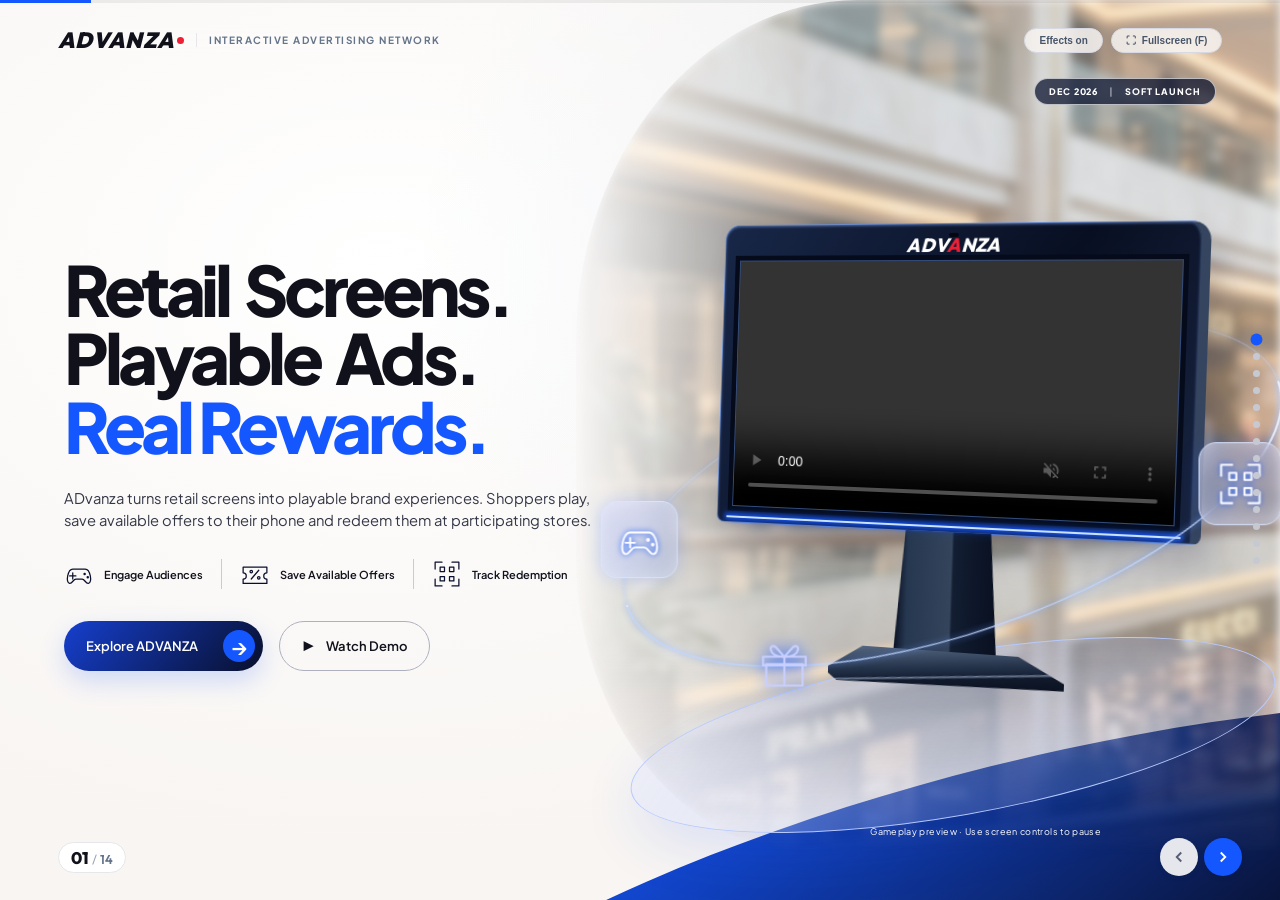
<file: index.html>
<!DOCTYPE html>
<html lang="en">
<head>
  <meta charset="UTF-8">
  <meta name="viewport" content="width=device-width, initial-scale=1.0">
  <title>ADVANZA — Turning Screen Time into Store Visits</title>
  <link rel="preconnect" href="https://fonts.googleapis.com">
  <link rel="preconnect" href="https://fonts.gstatic.com" crossorigin>
  <link href="https://fonts.googleapis.com/css2?family=Plus+Jakarta+Sans:wght@400;500;600;700;800;900&family=Outfit:wght@500;600;700;800;900&display=swap" rel="stylesheet">
  <link rel="stylesheet" href="style.css">
  <link rel="stylesheet" href="launch.css">
  <link rel="stylesheet" href="problem.css">
  <link rel="stylesheet" href="comparison.css">
  <link rel="stylesheet" href="connect.css">
  <link rel="stylesheet" href="campaign.css">
</head>
<body>

  <!-- Top Slim Progress Bar -->
  <div class="progress-container">
    <div class="progress-bar" id="progressBar"></div>
  </div>

  <!-- Keynote HUD Controls Bar -->
  <header class="hud-bar">
    <div class="hud-left">
      <div class="brand-logo">
        <span class="logo-text">ADVANZA</span>
        <span class="logo-red-mark"></span>
      </div>
      <div class="hud-divider"></div>
      <span class="hud-tag">INTERACTIVE ADVERTISING NETWORK</span>
    </div>

    <div class="hud-right">

      <button class="hud-btn" id="fsBtn" title="Toggle Fullscreen (Press F)">
        <span class="btn-icon">⛶</span>
        <span>Fullscreen (F)</span>
      </button>
    </div>
  </header>

  <!-- Right Side Navigation Dots -->
  <nav class="side-dots-nav" aria-label="Slide Selector">
    <div class="dots-list" id="sheetDots"></div>
  </nav>

  <!-- Bottom Floating Navigation Bar -->
  <footer class="hud-footer">
    <div class="footer-counter">
      <span class="curr-num" id="currSlideNum">01</span>
      <span class="sep">/</span>
      <span class="total-num">14</span>
    </div>

    <div class="footer-hints">
      <span class="pill">Scroll</span>
      <span class="hint-txt">or</span>
      <span class="pill">↑</span>
      <span class="pill">↓</span>
      <span class="hint-txt">or</span>
      <span class="pill">Space</span>
      <span class="hint-txt">to flip sheet</span>
    </div>

    <div class="footer-nav-arrows">
      <button class="nav-arrow" id="prevBtn" title="Previous Slide">
        <svg width="18" height="18" viewBox="0 0 24 24" fill="none" stroke="currentColor" stroke-width="2.5"><polyline points="15 18 9 12 15 6"/></svg>
      </button>
      <button class="nav-arrow" id="nextBtn" title="Next Slide">
        <svg width="18" height="18" viewBox="0 0 24 24" fill="none" stroke="currentColor" stroke-width="2.5"><polyline points="9 18 15 12 9 6"/></svg>
      </button>
    </div>
  </footer>

  <!-- Main Presentation Deck (13 Sheets Stack) -->
  <main class="deck-viewport" id="stage">
    <div class="deck-slider" id="slidesContainer">

      <!-- ============================================================
           SLIDE 01: HERO / COVER
           ============================================================ -->
      <section class="slide-card active" data-index="0" data-motion-index="0" data-topic="Cover">
        <div class="slide-grid grid-split">
          <div class="col-left col-hero">
            <div class="deck-header-group">
              <div class="brand-logo-inline">
                <span class="brand-name">ADVANZA</span>
                <span class="brand-red-slash"></span>
              </div>
              <div class="header-subtag">INTERACTIVE ADVERTISING NETWORK</div>
            </div>

            <h1 class="hero-main-title">
              <span class="title-line"><span>Retail</span> <span>Screens.</span></span>
              <span class="title-line"><span>Playable</span> <span>Ads.</span></span>
              <span class="title-line blue-reveal">Real Rewards.</span>
            </h1>
            <p class="hero-subtext">ADvanza turns retail screens into playable brand experiences. Shoppers play, save available offers to their phone and redeem them at participating stores.</p>

            <div class="hero-icons-row">
              <div class="hero-mini-pill">
                <div class="mini-icon">👥</div>
                <span>Engage Audiences</span>
              </div>
              <div class="hero-mini-pill">
                <div class="mini-icon">🚶</div>
                <span>Save Available Offers</span>
              </div>
              <div class="hero-mini-pill">
                <div class="mini-icon">🏪</div>
                <span>Track Redemption</span>
              </div>
            </div>

            <div class="hero-actions"><button class="launch-primary" id="exploreBtn">Explore ADVANZA <span>&#8594;</span></button><button class="launch-secondary" id="watchBtn"><span>&#9654;</span> Watch Demo</button></div><div class="launch-stamp">DEC 2026 <span>|</span> SOFT LAUNCH</div>
          </div>

          <div class="col-right hero-world" aria-label="Interactive kiosk concept in a shopping mall">
            <div class="mall-scene"></div><div class="hero-platform"></div>
            <svg class="orbit-track orbit-back" viewBox="0 0 700 600" aria-hidden="true"><path class="orbit-base" d="M15 330 A335 135 0 0 1 685 330" transform="rotate(-19 350 330)"/><path class="orbit-pulse" pathLength="1" d="M15 330 A335 135 0 0 1 685 330" transform="rotate(-19 350 330)"/></svg>
            <svg class="orbit-track orbit-front" viewBox="0 0 700 600" aria-hidden="true"><path class="orbit-base" d="M685 330 A335 135 0 0 1 15 330" transform="rotate(-19 350 330)"/><path class="orbit-pulse" pathLength="1" d="M685 330 A335 135 0 0 1 15 330" transform="rotate(-19 350 330)"/></svg>
            <div class="launch-kiosk">
              <div class="kiosk-camera"></div><div class="kiosk-brand">ADV<span>A</span>NZA</div>
              <video class="kiosk-display kiosk-gameplay" id="kioskGameplay" muted loop playsinline controls preload="auto" aria-label="ADVANZA gameplay video">
                <source src="Videos/gamePlay.mp4" type="video/mp4">
                Your browser does not support this gameplay video.
              </video>
              <div class="kiosk-light"></div>
            </div>
            <button class="floating-feature float-game" data-hero-step="play" aria-label="Show the play step"></button>
            <button class="floating-feature float-coupon" data-hero-step="save" aria-label="Show the coupon save step"></button>
            <button class="floating-feature float-qr" data-hero-step="scan" aria-label="Show the QR pickup step"></button>
            <div class="floating-gift" aria-hidden="true"><svg viewBox="0 0 48 48" fill="none" stroke="currentColor" stroke-width="2"><path d="M7 22h34v20H7zM4 15h40v8H4zM24 15v27M24 15C8 16 9 1 16 6l8 9Zm0 0C40 16 39 1 32 6l-8 9Z"/></svg></div>
            <div class="hero-world-caption" aria-live="polite">Gameplay preview &middot; Use screen controls to pause</div>
          </div>
        </div>
        <div class="slide-page-num">01</div>

        <!-- Presenter Read-Out Script Drawer -->
      </section>

      <!-- ============================================================
           SLIDE 02: WHAT IS ADVANZA (CINEMA VIDEO SHOWCASE)
           ============================================================ -->
      <section class="slide-card" data-index="1" data-motion-index="13" data-topic="What is ADvanza">
        <div class="slide-fullwidth video-cinema-slide">
          <div class="video-cinema-header">
            <div class="category-tag red-tag">What is ADvanza</div>
            <div class="video-header-row">
              <h2 class="slide-heading">The Ecosystem <span class="red-text">in Motion</span></h2>
              <div class="video-meta-badge">
                <span class="pulse-dot"></span>
                <span>ADVANZA SAAS ECOSYSTEM FILM • MASTER CUT</span>
              </div>
            </div>
          </div>

          <div class="video-stage-wrapper">
            <div class="video-screen-frame video-stage-frame">
              <video class="advanza-showcase-video" controls playsinline preload="metadata">
                <source src="Videos/ADVANZA_SaaS_Ecosystem_Film_Master%20(3).mp4" type="video/mp4">
                <source src="Videos/ADVANZA_SaaS_Ecosystem_Film_Master (3).mp4" type="video/mp4">
                Your browser does not support the video tag.
              </video>
            </div>
          </div>

          <div class="video-pillars-strip">
            <div class="video-pillar-item">
              <span class="v-pill-icon">🎮</span>
              <div class="v-pill-text">
                <strong>Playable Retail Media</strong>
                <span>Interactive touchscreen mini-games on mall kiosks</span>
              </div>
            </div>
            <div class="video-pillar-item">
              <span class="v-pill-icon">📱</span>
              <div class="v-pill-text">
                <strong>Instant QR Pickup</strong>
                <span>Frictionless save into personal mobile wallet</span>
              </div>
            </div>
            <div class="video-pillar-item">
              <span class="v-pill-icon">🏪</span>
              <div class="v-pill-text">
                <strong>Closed-Loop Attribution</strong>
                <span>Verified in-store staff checkout redemption</span>
              </div>
            </div>
          </div>
        </div>
        <div class="slide-page-num">02</div>
      </section>

      <!-- ============================================================
           SLIDE 03: THE PROBLEM
           ============================================================ -->
      <section class="slide-card problem-slide" data-index="2" data-motion-index="1" data-topic="The Problem">
        <div class="problem-atmosphere" aria-hidden="true"><div class="problem-blue-sweep"></div><svg class="problem-attention-field" viewBox="0 0 1600 900" preserveAspectRatio="none" aria-hidden="true"><defs><linearGradient id="problem-trail-ink"><stop stop-color="#1557ff" stop-opacity="0"/><stop offset=".4" stop-color="#1557ff" stop-opacity=".65"/><stop offset="1" stop-color="#1557ff" stop-opacity="0"/></linearGradient></defs><path class="attention-trail attention-trail-upper" d="M500 120C820-55 1210 240 1660 35" pathLength="1"/><path class="attention-trail attention-trail-side" d="M1580 70C1310 170 1580 630 1150 800" pathLength="1"/><path class="attention-trail attention-trail-lower" d="M-60 820C360 660 720 1000 1260 780" pathLength="1"/></svg><svg class="problem-lines" viewBox="0 0 1600 900" preserveAspectRatio="none"><path pathLength="1" d="M430 900C700 660 940 1040 1540 670M700 0 540 180M1450 0 1210 270"/></svg><i></i><i></i><i></i></div>
<div class="problem-status"><span class="problem-status-dot" aria-hidden="true"></span><span>PASSIVE ATTENTION</span><svg viewBox="0 0 100 30" aria-hidden="true"><path d="M1 17h28l5-2 4 4 4-3 5 1h51" pathLength="1"/></svg></div>
<svg class="problem-large-eye" viewBox="0 0 128 80" fill="none" stroke="currentColor" stroke-width="3" aria-hidden="true"><g class="large-eye-lid"><path d="M8 40S28 12 64 12s56 28 56 28-20 28-56 28S8 40 8 40Z"/><circle class="large-eye-pupil" cx="64" cy="40" r="14"/><circle class="large-eye-glint" cx="68" cy="35" r="3" stroke="none" fill="currentColor"/></g><path class="large-eye-miss" d="m25 72 78-64" stroke-linecap="round" pathLength="1"/></svg>
        <div class="problem-layout">
          <div class="problem-copy"><div class="problem-intro">
            <div class="problem-tag"><span aria-hidden="true">&#9888;</span> THE PROBLEM</div>
            <h2 class="problem-title"><span class="problem-title-first"><span class="problem-word">People</span> <span class="problem-ignore">Ignore</span></span><span class="problem-title-blue">Traditional Ads.</span><svg class="problem-title-accent" viewBox="0 0 55 55" aria-hidden="true"><path d="m10 22 6-15m5 28 19-16m-12 29 19-3" pathLength="1"/></svg></h2>
            <p class="problem-subtitle">Malls are filled with screens. But most ads go unnoticed.</p>
</div>
<div class="problem-walkway" role="img" aria-label="Illustrative animation of shoppers continuing past static advertisements without stopping"><div class="walkby-caption"><span>PASSIVE FOOTFALL <span aria-hidden="true">&#8594;</span></span><span>Illustrative visual; confirm final installation during the pilot.</span></div><div class="walkby-stage" aria-hidden="true"><div class="walkby-floor"></div><div class="walkby-flow"></div><div class="walkby-ad walkby-ad-one"><div class="walkby-ad-screen"><span>AD</span><b></b><b></b><b></b></div><div class="walkby-ad-signal"></div><div class="walkby-ad-foot"></div></div><div class="walkby-ad walkby-ad-two"><div class="walkby-ad-screen"><span>AD</span><b></b><b></b><b></b></div><div class="walkby-ad-signal"></div><div class="walkby-ad-foot"></div></div><div class="walkby-person walkby-person-0" style="--walk-phase:0.0s"><svg viewBox="0 0 72 128" aria-hidden="true"><g class="walkby-body"><path class="walkby-back-arm" d="M34 43 23 70" fill="none" stroke="currentColor" stroke-width="7" stroke-linecap="round"/><path class="walkby-leg walkby-leg-back" d="M35 80 24 115l-7 2" fill="none" stroke="currentColor" stroke-width="9" stroke-linecap="round"/><circle cx="39" cy="20" r="10" fill="currentColor"/><path d="m45 18 6 5-7 3" fill="currentColor"/><path d="M32 32c-7 3-10 14-8 26l3 25h21l-3-40c-1-7-5-12-13-11Z" fill="currentColor"/><path class="walkby-leg walkby-leg-front" d="M38 80 49 115l8 2" fill="none" stroke="currentColor" stroke-width="9" stroke-linecap="round"/><g class="walkby-front-arm"><path d="m37 43 12 23 9-3" fill="none" stroke="currentColor" stroke-width="7" stroke-linecap="round"/><path class="walkby-bag" d="M49 68h15l3 22H47Z"/><path d="M52 69v-5a4 4 0 0 1 8 0v5" fill="none" stroke="currentColor" stroke-width="2"/></g></g></svg></div><div class="walkby-person walkby-person-1" style="--walk-phase:-3.4s"><svg viewBox="0 0 72 128" aria-hidden="true"><g class="walkby-body"><path class="walkby-back-arm" d="M34 43 23 70" fill="none" stroke="currentColor" stroke-width="7" stroke-linecap="round"/><path class="walkby-leg walkby-leg-back" d="M35 80 24 115l-7 2" fill="none" stroke="currentColor" stroke-width="9" stroke-linecap="round"/><circle cx="39" cy="20" r="10" fill="currentColor"/><path d="m45 18 6 5-7 3" fill="currentColor"/><path d="M32 32c-7 3-10 14-8 26l3 25h21l-3-40c-1-7-5-12-13-11Z" fill="currentColor"/><path class="walkby-leg walkby-leg-front" d="M38 80 49 115l8 2" fill="none" stroke="currentColor" stroke-width="9" stroke-linecap="round"/><g class="walkby-front-arm"><path d="m37 43 12 23 9-3" fill="none" stroke="currentColor" stroke-width="7" stroke-linecap="round"/><path class="walkby-bag" d="M49 68h15l3 22H47Z"/><path d="M52 69v-5a4 4 0 0 1 8 0v5" fill="none" stroke="currentColor" stroke-width="2"/></g></g></svg></div><div class="walkby-person walkby-person-2" style="--walk-phase:-6.8s"><svg viewBox="0 0 72 128" aria-hidden="true"><g class="walkby-body"><path class="walkby-back-arm" d="M34 43 23 70" fill="none" stroke="currentColor" stroke-width="7" stroke-linecap="round"/><path class="walkby-leg walkby-leg-back" d="M35 80 24 115l-7 2" fill="none" stroke="currentColor" stroke-width="9" stroke-linecap="round"/><circle cx="39" cy="20" r="10" fill="currentColor"/><path d="m45 18 6 5-7 3" fill="currentColor"/><path d="M32 32c-7 3-10 14-8 26l3 25h21l-3-40c-1-7-5-12-13-11Z" fill="currentColor"/><path class="walkby-leg walkby-leg-front" d="M38 80 49 115l8 2" fill="none" stroke="currentColor" stroke-width="9" stroke-linecap="round"/><g class="walkby-front-arm"><path d="m37 43 12 23 9-3" fill="none" stroke="currentColor" stroke-width="7" stroke-linecap="round"/><path class="walkby-bag" d="M49 68h15l3 22H47Z"/><path d="M52 69v-5a4 4 0 0 1 8 0v5" fill="none" stroke="currentColor" stroke-width="2"/></g></g></svg></div><div class="walkby-person walkby-person-3" style="--walk-phase:-10.2s"><svg viewBox="0 0 72 128" aria-hidden="true"><g class="walkby-body"><path class="walkby-back-arm" d="M34 43 23 70" fill="none" stroke="currentColor" stroke-width="7" stroke-linecap="round"/><path class="walkby-leg walkby-leg-back" d="M35 80 24 115l-7 2" fill="none" stroke="currentColor" stroke-width="9" stroke-linecap="round"/><circle cx="39" cy="20" r="10" fill="currentColor"/><path d="m45 18 6 5-7 3" fill="currentColor"/><path d="M32 32c-7 3-10 14-8 26l3 25h21l-3-40c-1-7-5-12-13-11Z" fill="currentColor"/><path class="walkby-leg walkby-leg-front" d="M38 80 49 115l8 2" fill="none" stroke="currentColor" stroke-width="9" stroke-linecap="round"/><g class="walkby-front-arm"><path d="m37 43 12 23 9-3" fill="none" stroke="currentColor" stroke-width="7" stroke-linecap="round"/><path class="walkby-bag" d="M49 68h15l3 22H47Z"/><path d="M52 69v-5a4 4 0 0 1 8 0v5" fill="none" stroke="currentColor" stroke-width="2"/></g></g></svg></div><div class="walkby-person walkby-person-4" style="--walk-phase:-13.6s"><svg viewBox="0 0 72 128" aria-hidden="true"><g class="walkby-body"><path class="walkby-back-arm" d="M34 43 23 70" fill="none" stroke="currentColor" stroke-width="7" stroke-linecap="round"/><path class="walkby-leg walkby-leg-back" d="M35 80 24 115l-7 2" fill="none" stroke="currentColor" stroke-width="9" stroke-linecap="round"/><circle cx="39" cy="20" r="10" fill="currentColor"/><path d="m45 18 6 5-7 3" fill="currentColor"/><path d="M32 32c-7 3-10 14-8 26l3 25h21l-3-40c-1-7-5-12-13-11Z" fill="currentColor"/><path class="walkby-leg walkby-leg-front" d="M38 80 49 115l8 2" fill="none" stroke="currentColor" stroke-width="9" stroke-linecap="round"/><g class="walkby-front-arm"><path d="m37 43 12 23 9-3" fill="none" stroke="currentColor" stroke-width="7" stroke-linecap="round"/><path class="walkby-bag" d="M49 68h15l3 22H47Z"/><path d="M52 69v-5a4 4 0 0 1 8 0v5" fill="none" stroke="currentColor" stroke-width="2"/></g></g></svg></div></div></div>
            <div class="problem-cards"><article class="problem-card problem-attention" style="--card-order:0"><button class="problem-card-trigger" id="problem-trigger-0" aria-expanded="false" aria-controls="problem-detail"><span class="problem-icon"><svg class="" viewBox="0 0 64 64" fill="none" stroke="currentColor" stroke-width="2.6" stroke-linecap="round" stroke-linejoin="round" aria-hidden="true"><circle class="eye-ring" cx="32" cy="32" r="26"/><g class="eye-lid"><path d="M7 32s9-15 25-15 25 15 25 15-9 15-25 15S7 32 7 32Z"/><circle class="eye-pupil" cx="32" cy="32" r="7"/></g></svg></span><span class="problem-card-title">Low Attention</span><span class="problem-expand" aria-hidden="true">+</span></button><ul><li><strong>Limited Exposure:</strong> Overlooked in busy environments.</li><li><strong>Visual Noise:</strong> Blends into mall surroundings.</li><li><strong>Weak Recall:</strong> Fails to command shopper focus.</li></ul><span class="problem-card-underline" aria-hidden="true"></span></article><article class="problem-card problem-engagement" style="--card-order:1"><button class="problem-card-trigger" id="problem-trigger-1" aria-expanded="false" aria-controls="problem-detail"><span class="problem-icon"><svg class="" viewBox="0 0 64 64" fill="none" stroke="currentColor" stroke-width="2.6" stroke-linecap="round" stroke-linejoin="round" aria-hidden="true"><circle class="ban-ripple" cx="32" cy="32" r="27"/><path class="ignored-tap" d="m45 49-9-18 2-1 7 8 5-2 4 8-3 9"/><g class="ban-symbol draw-stroke"><circle cx="32" cy="32" r="19" pathLength="1"/><path d="m19 19 26 26" pathLength="1"/></g></svg></span><span class="problem-card-title">No Engagement</span><span class="problem-expand" aria-hidden="true">+</span></button><ul><li><strong>One-Way Display:</strong> Zero interactive prompting.</li><li><strong>Passive Footfall:</strong> Viewing with no real action.</li><li><strong>No Incentive:</strong> Gives shoppers no reason to stop.</li></ul><span class="problem-card-underline" aria-hidden="true"></span></article><article class="problem-card problem-impact" style="--card-order:2"><button class="problem-card-trigger" id="problem-trigger-2" aria-expanded="false" aria-controls="problem-detail"><span class="problem-icon"><svg class="" viewBox="0 0 64 64" fill="none" stroke="currentColor" stroke-width="2.6" stroke-linecap="round" stroke-linejoin="round" aria-hidden="true"><path class="chart-axes draw-stroke" d="M9 12v40h47" pathLength="1"/><path class="decline-line draw-stroke" d="m13 18 13 11 10-3 16 18m-12 0h12V32" pathLength="1"/><circle class="decline-dot" cx="52" cy="44" r="3"/></svg></span><span class="problem-card-title">Minimal Impact</span><span class="problem-expand" aria-hidden="true">+</span></button><ul><li><strong>Unmeasured Reach:</strong> Advertising is guesswork.</li><li><strong>Low Relevance:</strong> Shoppers quickly forget the ad.</li><li><strong>Wasted Spend:</strong> Spend without a clear lift to sales or action.</li></ul><span class="problem-card-underline" aria-hidden="true"></span></article><article class="problem-card problem-roi" style="--card-order:3"><button class="problem-card-trigger" id="problem-trigger-3" aria-expanded="false" aria-controls="problem-detail"><span class="problem-icon"><svg class="" viewBox="0 0 64 64" fill="none" stroke="currentColor" stroke-width="2.6" stroke-linecap="round" stroke-linejoin="round" aria-hidden="true"><g class="coin-stack"><ellipse cx="24" cy="17" rx="13" ry="5"/><path d="M11 17v7c0 7 26 7 26 0v-7"/></g><g class="coin-stack"><path d="M11 29v7c0 7 26 7 26 0v-7M11 41v7c0 7 26 7 26 0v-7"/></g><path class="roi-line draw-stroke" d="m43 17 5 8 5-2 7 15m-10-2 10 2 1-10" pathLength="1"/><path class="roi-highlight" d="m43 17 5 8 5-2 7 15m-10-2 10 2 1-10" pathLength="1"/></svg></span><span class="problem-card-title">Poor ROI</span><span class="problem-expand" aria-hidden="true">+</span></button><ul><li><strong>Attribution Gap:</strong> Cannot track ad-driven results.</li><li><strong>High Ad Spend:</strong> Expensive placements with low return.</li><li><strong>No Closed Loop:</strong> No direct link to actual purchases.</li></ul><span class="problem-card-underline" aria-hidden="true"></span></article></div>
            <div class="problem-detail-slot"><div id="problem-detail" class="problem-detail" role="region" aria-label="Selected problem explanation" hidden><div><strong class="problem-detail-title"></strong><p class="problem-detail-copy"></p></div><button class="problem-detail-close" aria-label="Close problem explanation">&#215;</button></div><p class="problem-interaction-hint">Select a card to explore the problem <span aria-hidden="true">&#8599;</span></p></div>
          </div>
          <div class="problem-scene">
            
            <div class="problem-image-glow" aria-hidden="true"></div>

            <figure class="problem-retail-frame"><img src="images/traditional_static_ads.jpg" alt="Shoppers walking past a row of traditional digital advertising screens in a mall" width="1376" height="768"></figure>

          </div>
        </div>
        <div class="slide-page-num">03</div>
      </section>

      <!-- ============================================================
           SLIDE 04: A BETTER WAY (WHAT IF ADS WERE PLAYABLE?)
           ============================================================ -->
      <section class="slide-card comparison-slide" data-index="3" data-motion-index="12" data-topic="Static Ads vs ADvanza">
        <div class="slide-fullwidth split-comparison">
          <div class="category-tag">Side-by-Side Comparison</div>
          <h2 class="slide-heading">Static Advertising <span class="comparison-vs-title">vs</span> <span class="red-text">ADvanza</span></h2>
          <div class="cmp-toolbar"><p class="cmp-phase-caption">Illustrative play: a shopper stops and taps the screen.</p><button type="button" id="comparisonPause" aria-pressed="false">Pause demo</button><button type="button" id="comparisonReplay">Replay</button></div>
          <div class="split-ad-grid">
            <article class="split-ad-side static-side">
              <div class="split-ad-heading"><span class="split-ad-kicker">DISPLAY-LED</span><h3>Static Advertising</h3><p>A fixed creative for people to see.</p></div>
              <figure class="split-ad-image"><img src="images/comparison-static-ad.png" alt="Illustrative static advertising lightbox in a shopping mall as shoppers walk past"><svg class="comparison-scene cmp-static-scene" viewBox="0 0 760 300" aria-hidden="true"><path class="cmp-floor" d="M22 270h716"/><g class="cmp-fixed-poster"><rect x="362" y="20" width="122" height="229" rx="8" fill="#3d4652"/><rect x="370" y="30" width="106" height="206" rx="3" fill="#e0e1e1"/><text x="423" y="51" class="cmp-poster-label">ADVERTISEMENT</text><path d="M395 137c9-3 13-19 18-28l13 10 7 22 24 10v12h-66v-20Z" fill="#a6abb1"/><path d="M392 164h67m-42-34 13 3m-16 4 14 3" fill="none" stroke="#747d88" stroke-width="3"/><rect x="391" y="189" width="64" height="4" rx="2" fill="#b2b7bf"/><rect x="401" y="200" width="44" height="3" rx="1" fill="#c0c4c9"/><path d="M415 249v18m-18 1h51" stroke="#697583" stroke-width="5"/></g><g class="cmp-passer cmp-passer-0" style="--pass-delay:0s"><g class="cmp-person-body"><circle cx="37" cy="89" r="13" fill="currentColor"/><path d="m46 86 7 6-8 3" fill="currentColor"/><path d="M30 107c-10 1-14 12-13 26l5 57h34l-5-66c-1-11-9-19-21-17Z" fill="currentColor"/><path class="cmp-leg cmp-leg-a" d="m32 185-16 70-9 2"/><path class="cmp-leg cmp-leg-b" d="m43 185 17 70 10 2"/><g class="cmp-walking-arm"><path d="m36 121 20 35 15-6"/><path class="cmp-shopping-bag" d="M63 158h22l4 32H60Z"/><path class="cmp-bag-handle" d="M68 158v-5a6 6 0 0 1 12 0v5"/></g></g></g><g class="cmp-passer cmp-passer-1" style="--pass-delay:-4s"><g class="cmp-person-body"><circle cx="37" cy="89" r="13" fill="currentColor"/><path d="m46 86 7 6-8 3" fill="currentColor"/><path d="M30 107c-10 1-14 12-13 26l5 57h34l-5-66c-1-11-9-19-21-17Z" fill="currentColor"/><path class="cmp-leg cmp-leg-a" d="m32 185-16 70-9 2"/><path class="cmp-leg cmp-leg-b" d="m43 185 17 70 10 2"/><g class="cmp-walking-arm"><path d="m36 121 20 35 15-6"/><path class="cmp-shopping-bag" d="M63 158h22l4 32H60Z"/><path class="cmp-bag-handle" d="M68 158v-5a6 6 0 0 1 12 0v5"/></g></g></g><g class="cmp-passer cmp-passer-2" style="--pass-delay:-8s"><g class="cmp-person-body"><circle cx="37" cy="89" r="13" fill="currentColor"/><path d="m46 86 7 6-8 3" fill="currentColor"/><path d="M30 107c-10 1-14 12-13 26l5 57h34l-5-66c-1-11-9-19-21-17Z" fill="currentColor"/><path class="cmp-leg cmp-leg-a" d="m32 185-16 70-9 2"/><path class="cmp-leg cmp-leg-b" d="m43 185 17 70 10 2"/><g class="cmp-walking-arm"><path d="m36 121 20 35 15-6"/><path class="cmp-shopping-bag" d="M63 158h22l4 32H60Z"/><path class="cmp-bag-handle" d="M68 158v-5a6 6 0 0 1 12 0v5"/></g></g></g></svg><figcaption>AI-generated concept illustration</figcaption></figure>
              <div class="cmp-story-controls cmp-static-caption"><span class="cmp-fixed-dot" aria-hidden="true"></span><span>People pass. The creative stays fixed.</span></div>
              <ul class="split-ad-bullets">
                <li><small class="comparison-row-label">Format</small><strong>A fixed advertising page</strong><span>A poster or still image displays the brand message.</span></li>
                <li><small class="comparison-row-label">Content</small><strong>The same creative stays on display</strong><span>The visual remains unchanged until it is replaced.</span></li>
                <li><small class="comparison-row-label">Experience</small><strong>People view the advertisement</strong><span>The advertising page is designed to be seen and read.</span></li>
                <li><small class="comparison-row-label">Interaction</small><strong>No on-page gameplay</strong><span>The static page itself has no playable or touch-responsive elements.</span></li>
              </ul>
            </article>
            <div class="split-ad-divider" aria-hidden="true"><span>VS</span></div>
            <article class="split-ad-side advanza-side" data-compare-step="play">
              <div class="split-ad-heading"><span class="split-ad-kicker">PLAYABLE &amp; CONNECTED</span><h3>ADvanza</h3><p>A brand experience people can play.</p></div>
              <figure class="split-ad-image"><img src="images/comparison-advanza-play.png" alt="Illustrative shopper interacting with a playable retail kiosk while holding a phone"><svg class="comparison-scene cmp-connected-scene" viewBox="0 0 760 300" aria-hidden="true">
  <path class="cmp-floor" d="M22 270h716"/>
  <g class="cmp-kiosk"><rect x="299" y="16" width="113" height="239" rx="10" fill="#101d3d" stroke="#8da8df" stroke-width="2"/><text x="355" y="38" class="cmp-kiosk-brand">ADVANZA</text><rect x="308" y="48" width="95" height="189" rx="3" fill="#172b62"/>
    <g class="cmp-game-art"><circle cx="355" cy="114" r="29" fill="#264787"/><circle class="cmp-game-target" cx="355" cy="114" r="16" fill="#1557ff" stroke="#b8ccff" stroke-width="3"/><path d="m348 114 5 5 10-12" fill="none" stroke="#fff" stroke-width="3" stroke-linecap="round"/><circle class="cmp-game-dot" cx="330" cy="164" r="8" fill="#c8cfff"/><rect class="cmp-game-dot" x="365" y="177" width="16" height="16" rx="4" fill="#6591ff"/><text x="355" y="216" class="cmp-screen-label">TAP TO PLAY</text></g>
    <g class="cmp-pickup-qr" fill="#e5eeff"><path d="M322 88h23v23h-23Zm43 0h23v23h-23Zm-43 43h23v23h-23Z"/><path d="M365 131h9v9h14v14h-23Zm13-14h10v8h-10Z"/><text x="355" y="185" class="cmp-screen-label">ELIGIBLE OFFER</text><text x="355" y="202" class="cmp-screen-label">QR PICKUP</text></g>
    <rect x="305" y="246" width="100" height="2" fill="#8fb3ff"/>
  </g>
  <g class="cmp-stopping-shopper" fill="#263e67"><circle cx="238" cy="96" r="14"/><path d="m248 93 8 5-8 4"/><path d="M226 115c-10 4-13 14-11 28l8 55h34l-5-62c-1-14-13-23-26-21Z"/><path class="cmp-actor-leg-a" d="m230 195-10 64-8 3"/><path class="cmp-actor-leg-b" d="m244 195 14 64 9 3"/><g class="cmp-tapping-arm"><path d="m238 137 24 27 43-22"/><circle cx="306" cy="142" r="4"/></g></g>
  <circle class="cmp-tap-ripple" cx="309" cy="142" r="15"/>
  <path class="cmp-transfer-line" d="M417 195h74m96 0h36" pathLength="1"/>
  <g class="cmp-phone"><rect x="507" y="82" width="77" height="154" rx="12" fill="#f7f9ff" stroke="#7791c0" stroke-width="3"/><rect x="514" y="96" width="63" height="123" rx="5" fill="#e4ecff"/><path d="M534 89h22" stroke="#8093b1" stroke-width="2" stroke-linecap="round"/><g class="cmp-phone-login"><circle cx="545" cy="132" r="10" fill="none" stroke="#1557ff" stroke-width="2"/><path d="M529 158c0-18 32-18 32 0" fill="none" stroke="#1557ff" stroke-width="2"/><text x="545" y="183" class="cmp-device-label">LOG IN</text></g><g class="cmp-phone-wallet"><rect x="521" y="118" width="49" height="49" rx="6" fill="#1557ff"/><path d="m533 143 8 8 14-19" fill="none" stroke="#fff" stroke-width="3" stroke-linecap="round"/><text x="545" y="190" class="cmp-device-label">WALLET</text></g><path class="cmp-scan-line" d="M518 111h55"/></g>
  <g class="cmp-store"><rect x="628" y="144" width="99" height="91" rx="3" fill="#f8faff" stroke="#819bc9" stroke-width="2"/><path d="m625 145 9-26h87l9 26" fill="#1557ff" stroke="#7a9fe9" stroke-width="2"/><path d="m649 120-3 25m21-25-1 25m21-25 1 25m18-25 4 25" stroke="#c8daff" stroke-width="5"/><rect x="645" y="181" width="26" height="54" rx="2" fill="#e2eaff" stroke="#9aafd1"/><rect x="684" y="181" width="26" height="30" rx="2" fill="#e2eaff"/><text x="677" y="165" class="cmp-device-label">STORE</text><g class="cmp-staff-verified"><circle cx="680" cy="133" r="22" fill="#1557ff" stroke="#e2ebff" stroke-width="3"/><path d="m669 134 7 7 15-17" fill="none" stroke="#fff" stroke-width="3" stroke-linecap="round"/></g></g>
  <g class="cmp-travelling-coupon"><path d="M-23-15h46v9a6 6 0 0 0 0 12v9h-46V6a6 6 0 0 0 0-12Z" fill="#dbe6ff" stroke="#1557ff" stroke-width="2"/><path d="m-8 4 5 5L10-7" fill="none" stroke="#1557ff" stroke-width="3" stroke-linecap="round"/></g>
  <g class="cmp-events"><path class="cmp-events-route" d="M355 270h300" pathLength="1"/><g class="cmp-event cmp-event-play"><circle cx="355" cy="270" r="5"/><text x="355" y="290">PLAY</text></g><g class="cmp-event cmp-event-save"><circle cx="505" cy="270" r="5"/><text x="505" y="290">SAVE</text></g><g class="cmp-event cmp-event-redeem"><circle cx="655" cy="270" r="5"/><text x="655" y="290">REDEEM</text></g></g>
</svg><figcaption>AI-generated concept illustration</figcaption></figure>
              <div class="cmp-story-controls cmp-step-controls" role="group" aria-label="Replay the ADvanza journey"><button type="button" data-compare-step="play" aria-pressed="true">1 <span>Play</span></button><button type="button" data-compare-step="save" aria-pressed="false">2 <span>Save</span></button><button type="button" data-compare-step="redeem" aria-pressed="false">3 <span>Redeem</span></button><button type="button" data-compare-step="track" aria-pressed="false">4 <span>Track</span></button></div>
              <ul class="split-ad-bullets">
                <li><small class="comparison-row-label">Experience</small><strong>Play a branded game</strong><span>Short branded games invite touchscreen interaction.</span></li>
                <li><small class="comparison-row-label">Shopper action</small><strong>Scan an eligible offer pickup</strong><span>Scan the pickup QR when an eligible offer is available.</span></li>
                <li><small class="comparison-row-label">Coupon journey</small><strong>Save to wallet, redeem in store</strong><span>Log in, save to a wallet and present the coupon to store staff.</span></li>
                <li><small class="comparison-row-label">Measurement</small><strong>Track play, save and redemption</strong><span>Report game completion, coupon saves and verified redemption.</span></li>
              </ul>
            </article>
          </div>
          <p class="split-ad-note">Comparison of a fixed advertising page with ADvanza's proposed playable experience. ADvanza performance remains subject to pilot validation. Coupons depend on eligibility and availability.</p>
          <p class="cmp-sr-status" aria-live="polite" aria-atomic="true"></p>
        </div><div class="slide-page-num">04</div>
      </section>

      <section class="slide-card connect-slide" data-connect-phase="play" data-index="4" data-motion-index="2" data-topic="What ADvanza Connects">
        <div class="slide-fullwidth connect-layout">
          <div class="category-tag">What ADvanza Connects</div>
          <h2 class="slide-heading">One Experience.<br><span class="red-text">Three Connected Parts.</span></h2>
          <p class="slide-subheading">A retail kiosk hosts the game. A phone wallet saves eligible offers. Store staff verify redemption.</p>
          <div class="connect-toolbar"><p class="connect-phase-caption">Illustrative journey: play a short branded game at the kiosk.</p><button type="button" id="connectPause" aria-pressed="false">Pause demo</button><button type="button" id="connectReplay">Replay journey</button></div>
          <div class="connect-visuals"><svg class="connect-flow connect-flow-back" viewBox="0 0 1200 360" preserveAspectRatio="none" aria-hidden="true"><path class="connect-route-base" d="M289 180H548M652 180H879"/><path class="connect-route connect-route-first" d="M289 180H548" pathLength="1"/><path class="connect-route connect-route-second" d="M652 180H879" pathLength="1"/></svg><svg class="connect-flow connect-flow-front" viewBox="0 0 1200 360" preserveAspectRatio="none" aria-hidden="true"><g class="connect-coupon"><path d="M-25-16h50v9a7 7 0 0 0 0 14v9h-50V7a7 7 0 0 0 0-14Z" fill="#e2ebff" stroke="#1557ff" stroke-width="2"/><path d="m-10 0 7 7 14-16" fill="none" stroke="#1557ff" stroke-width="3" stroke-linecap="round"/></g><circle class="connect-journey-light" cx="289" cy="180" r="4" fill="#1557ff"/></svg><div class="connect-device connect-device-kiosk"><svg class="connect-hardware" viewBox="0 0 480 360" role="img" aria-label="Landscape retail kiosk with a gameplay preview"><defs><linearGradient id="connect-kiosk-metal" x1="0" y1="0" x2="1" y2="1"><stop stop-color="#314a77"/><stop offset=".55" stop-color="#101b35"/><stop offset="1" stop-color="#20385c"/></linearGradient><linearGradient id="connect-pedestal-metal"><stop stop-color="#18253e"/><stop offset=".5" stop-color="#62728b"/><stop offset=".55" stop-color="#253650"/><stop offset="1" stop-color="#101a30"/></linearGradient></defs><ellipse class="connect-device-shadow" cx="240" cy="340" rx="153" ry="12"/><path d="m218 262-8 72h64l-8-72Z" fill="url(#connect-pedestal-metal)"/><path d="m172 329 125 1 26 15-1 6H149v-6Z" fill="url(#connect-pedestal-metal)"/><rect x="52" y="38" width="383" height="237" rx="15" fill="#50617e"/><rect x="46" y="34" width="382" height="237" rx="15" fill="url(#connect-kiosk-metal)" stroke="#8eabdb" stroke-width="1.5"/><text x="238" y="60" class="connect-brand">ADVANZA</text><rect x="75" y="75" width="326" height="186" rx="2" fill="#050b18"/><foreignObject x="78" y="78" width="320" height="180"><div xmlns="http://www.w3.org/1999/xhtml" class="connect-screen-content"><video id="connectGameplay" muted loop playsinline preload="metadata" poster="images/connect-gameplay-poster.jpg" aria-label="Illustrative branded gameplay preview"><source src="Videos/gamePlay.mp4" type="video/mp4"></video><div class="connect-qr-overlay"><svg viewBox="0 0 160 90" aria-hidden="true"><rect width="160" height="90" fill="#101d3d"/><g fill="#e4edff"><path d="M53 13h17v17H53Zm36 0h17v17H89ZM53 49h17v17H53Z"/><path d="M89 49h7v7h10v10H89Zm8-16h9v8h-9Z"/></g><text x="80" y="81" text-anchor="middle" fill="#d5e2ff" font-size="6" font-family="sans-serif">ELIGIBLE OFFER PICKUP</text></svg></div></div></foreignObject><path class="connect-tap-ring" d="M361 169a13 13 0 1 0 0 .1"/><path class="connect-kiosk-light" d="M57 266h360"/></svg></div><div class="connect-device connect-device-phone"><svg class="connect-hardware" viewBox="0 0 480 360" role="img" aria-label="Phone journey: scan the pickup QR, log in, and save an eligible offer"><defs><linearGradient id="connect-phone-metal"><stop stop-color="#9aacca"/><stop offset=".2" stop-color="#edf1fa"/><stop offset=".8" stop-color="#f8faff"/><stop offset="1" stop-color="#748caf"/></linearGradient></defs><ellipse class="connect-device-shadow" cx="240" cy="340" rx="95" ry="10"/><rect x="158" y="13" width="167" height="325" rx="29" fill="#94a9cc"/><rect x="153" y="10" width="167" height="325" rx="29" fill="url(#connect-phone-metal)" stroke="#b0bed7" stroke-width="1.5"/><rect x="163" y="20" width="147" height="305" rx="22" fill="#edf2ff"/><rect x="207" y="28" width="59" height="12" rx="6" fill="#172544"/><path d="M217 314h40" stroke="#9cacc7" stroke-width="3" stroke-linecap="round"/><text x="236" y="69" class="connect-device-heading">SHOPPER WALLET</text>
<g class="connect-phone-scan"><rect x="190" y="98" width="93" height="97" rx="14" fill="#dbe7ff"/><path d="M204 127v-14h14m36 0h14v14m-64 37v14h14m36 0h14v-14" fill="none" stroke="#1557ff" stroke-width="3" stroke-linecap="round"/><circle cx="236" cy="146" r="13" fill="none" stroke="#1557ff" stroke-width="3"/><path class="connect-scan-beam" d="M199 117h74" stroke="#1557ff" stroke-width="2"/><text x="236" y="229" class="connect-phone-label">Scan pickup QR</text><text x="236" y="249" class="connect-phone-small">Available offers only</text></g>
<g class="connect-phone-login"><circle cx="236" cy="126" r="20" fill="#d5e3ff"/><circle cx="236" cy="122" r="8" fill="none" stroke="#1557ff" stroke-width="2"/><path d="M222 145c0-15 28-15 28 0" fill="none" stroke="#1557ff" stroke-width="2"/><rect x="186" y="176" width="101" height="27" rx="6" fill="#fff" stroke="#c3d2ed"/><text x="236" y="193" class="connect-phone-small">Your account</text><rect x="186" y="212" width="101" height="31" rx="7" fill="#1557ff"/><text x="236" y="232" class="connect-login-label">Log in</text><text x="236" y="269" class="connect-phone-small">Login before saving</text></g>
<g class="connect-phone-saved"><rect x="180" y="96" width="113" height="150" rx="12" fill="#fff" stroke="#c6d5ef"/><rect x="190" y="108" width="93" height="54" rx="7" fill="#1557ff"/><path d="m219 135 11 11 24-28" fill="none" stroke="#fff" stroke-width="4" stroke-linecap="round"/><text x="236" y="189" class="connect-phone-label">Eligible offer</text><path d="M198 205h77m-65 10h53" stroke="#c5d4ed" stroke-width="3" stroke-linecap="round"/><text x="236" y="277" class="connect-phone-label">Saved to wallet</text></g>
</svg></div><div class="connect-device connect-device-store"><svg class="connect-hardware" viewBox="0 0 480 360" role="img" aria-label="Participating store staff verify the shopper's saved coupon"><ellipse class="connect-device-shadow" cx="240" cy="340" rx="158" ry="12"/><rect x="86" y="106" width="309" height="218" rx="9" fill="#f8faff" stroke="#a9bbd7" stroke-width="2"/><path d="m77 108 27-56h273l27 56" fill="#1557ff" stroke="#7a9fe8" stroke-width="2"/><path d="m138 53-12 55m64-55-5 55m57-55v55m54-55 5 55m49-55 13 55" stroke="#bdd1ff" stroke-width="14"/><path d="M77 108h327" stroke="#0d3ead" stroke-width="3"/><text x="240" y="147" class="connect-store-name">PARTICIPATING STORE</text><rect x="106" y="169" width="64" height="133" rx="5" fill="#dfe9fb" stroke="#b1c4e4"/><path d="M145 229h10" stroke="#8ba4c8" stroke-width="3"/><rect x="186" y="165" width="189" height="137" rx="5" fill="#eaf0fc"/><g class="connect-staff"><circle cx="278" cy="192" r="18" fill="#8096ba"/><path d="M248 245v-16c0-30 60-30 60 0v16" fill="#284575"/><path d="m261 224-18 16-21-9" fill="none" stroke="#8096ba" stroke-width="9" stroke-linecap="round"/></g><rect x="191" y="244" width="179" height="58" rx="5" fill="#cbdaf0" stroke="#9db4d7"/><path d="M203 253h154" stroke="#edf3ff" stroke-width="2"/><rect x="324" y="215" width="28" height="27" rx="3" fill="#314f82"/><path d="m324 218-10-7" stroke="#314f82" stroke-width="5"/><g class="connect-staff-check"><circle cx="350" cy="183" r="28" fill="#1557ff" stroke="#e7efff" stroke-width="4"/><path d="m336 184 9 9 20-23" fill="none" stroke="#fff" stroke-width="4" stroke-linecap="round"/></g><text x="276" y="282" class="connect-counter-label">STAFF VERIFICATION</text></svg></div></div>
          <div class="clarity-chain" role="group" aria-label="Replay a connected journey stage"><button type="button" class="connect-stage-button" data-connect-stage="play" aria-pressed="true"><span>Retail kiosk</span></button><b aria-hidden="true">&#8594;</b><button type="button" class="connect-stage-button" data-connect-stage="save" aria-pressed="false"><span>Shopper wallet</span></button><b aria-hidden="true">&#8594;</b><button type="button" class="connect-stage-button" data-connect-stage="redeem" aria-pressed="false"><span>Store redemption</span></button></div>
          <div class="market-cards-grid">
            <div class="market-card"><div class="box-title-bold">For shoppers</div><p class="clarity-copy">A short branded game and a way to save and use an available offer.</p></div>
            <div class="market-card"><div class="box-title-bold">For brands</div><p class="clarity-copy">Playable campaigns with engagement, coupon-save and redemption reporting.</p></div>
            <div class="market-card"><div class="box-title-bold">For venues</div><p class="clarity-copy">An interactive retail experience, with placement and commercial terms agreed for the pilot.</p></div>
          </div>
          <p class="evidence-note">The connected kiosk-to-wallet-to-redemption journey is the product proposition. Pilot testing will evaluate usability and real-world performance.</p>
          <p class="connect-sr-status" aria-live="polite" aria-atomic="true"></p>
        </div><div class="slide-page-num">05</div>
      </section>

      <!-- ============================================================
           SLIDE 06: HOW IT WORKS
           ============================================================ -->
      <section class="slide-card campaign-slide" data-campaign-phase="brief" data-index="5" data-motion-index="3" data-topic="How It Works">
        <div class="slide-fullwidth campaign-layout">
          <div class="category-tag">How It Works</div>
          <h2 class="slide-heading">From Ad to Experience<br><span class="campaign-heading-action">to Real-World Action</span></h2>

          <div class="campaign-toolbar"><p id="campaignCaption" class="campaign-caption">Illustrative brief: brand creatives, goals and offer conditions form the campaign input.</p><button type="button" id="campaignPause" aria-pressed="false">Pause demo</button><button type="button" id="campaignReplay">Replay campaign</button></div>
          <div class="campaign-navigation" role="group" aria-label="Replay a campaign production stage"><button type="button" data-campaign-stage="brief" aria-pressed="true"><small>01</small><span>Brief</span></button><button type="button" data-campaign-stage="create" aria-pressed="false"><small>02</small><span>Create</span></button><button type="button" data-campaign-stage="publish" aria-pressed="false"><small>03</small><span>Approve &amp; publish</span></button><button type="button" data-campaign-stage="report" aria-pressed="false"><small>04</small><span>Operate &amp; report</span></button></div>
          <div class="campaign-workbench"><svg class="campaign-studio" viewBox="0 0 1600 400" aria-hidden="true">
<defs><linearGradient id="campaign-folder-blue" x1="0" y1="0" x2="0" y2="1"><stop stop-color="#83a8fa"/><stop offset="1" stop-color="#3264ce"/></linearGradient><linearGradient id="campaign-studio-frame"><stop stop-color="#415a83"/><stop offset=".5" stop-color="#152441"/><stop offset="1" stop-color="#2c4369"/></linearGradient><linearGradient id="campaign-screen-wash" x1="0" y1="0" x2="1" y2="1"><stop stop-color="#dce7ff"/><stop offset="1" stop-color="#f8faff"/></linearGradient></defs>
<path class="campaign-floor" d="M45 362H1550"/><path class="campaign-route-base" d="M331 200h83m370 0h55m293 0h83"/><path class="campaign-route campaign-route-create" d="M331 200h83" pathLength="1"/><path class="campaign-route campaign-route-publish" d="M784 200h55" pathLength="1"/><path class="campaign-route campaign-route-report" d="M1132 200h83" pathLength="1"/>
<g class="campaign-scene campaign-scene-brief" data-campaign-node="brief">
 <ellipse class="campaign-object-shadow" cx="200" cy="349" rx="150" ry="12"/>
 <path d="M76 155h96l18 22h137v153H76Z" fill="#bdcff2" stroke="#a0b8e5" stroke-width="1.5"/>
 <g class="campaign-creative-asset"><rect x="60" y="67" width="108" height="136" rx="9" fill="#f8faff" stroke="#bacbea" stroke-width="1.5"/><rect x="70" y="77" width="88" height="83" rx="5" fill="#dce6fb"/><circle cx="114" cy="117" r="25" fill="#7398eb"/><path d="m88 144 18-19 13 12 14-9 16 20" fill="#c5d6fa"/><text x="114" y="185" class="campaign-small-label">CREATIVES</text></g>
 <g class="campaign-goals-asset"><rect x="176" y="33" width="145" height="190" rx="9" fill="#fff" stroke="#b6c8e7" stroke-width="1.5"/><text x="248" y="61" class="campaign-doc-title">CAMPAIGN GOALS</text><circle cx="249" cy="109" r="27" fill="none" stroke="#aec5f3" stroke-width="2"/><circle cx="249" cy="109" r="15" fill="none" stroke="#1557ff" stroke-width="2"/><circle cx="249" cy="109" r="5" fill="#1557ff"/><path d="M198 158h100m-100 13h76m-76 13h91" stroke="#c7d4e9" stroke-width="4" stroke-linecap="round"/></g>
 <g class="campaign-offer-asset"><rect x="250" y="135" width="103" height="82" rx="8" fill="#e7eeff" stroke="#9eb9ec" stroke-width="1.5"/><path d="M269 157h64v15a6 6 0 0 0 0 12v12h-64v-12a6 6 0 0 0 0-12Z" fill="#fff" stroke="#8facdf"/><text x="301" y="180" class="campaign-offer-label">OFFER RULES</text></g>
 <path d="M67 207h270l-18 129H80Z" fill="url(#campaign-folder-blue)" stroke="#7a9ee7" stroke-width="1.5"/><path d="M86 220h232" stroke="#b8d1ff" stroke-width="2"/><text x="200" y="276" class="campaign-folder-title">BRAND BRIEF</text><text x="200" y="299" class="campaign-folder-sub">Creative + goals + conditions</text>
</g>
<g class="campaign-scene campaign-scene-create" data-campaign-node="create">
 <ellipse class="campaign-object-shadow" cx="604" cy="349" rx="169" ry="12"/>
 <rect x="433" y="45" width="347" height="271" rx="14" fill="#8ca0c0"/><rect x="427" y="40" width="347" height="271" rx="14" fill="url(#campaign-studio-frame)" stroke="#a4badd" stroke-width="1.5"/><circle cx="443" cy="56" r="3" fill="#9fbbef"/><circle cx="454" cy="56" r="3" fill="#728bad"/><text x="605" y="61" class="campaign-editor-heading">PLAYABLE AD / PREVIEW</text>
 <rect x="442" y="77" width="59" height="143" rx="5" fill="#e1e9f8"/><rect x="452" y="88" width="39" height="34" rx="4" fill="#8aa8df"/><circle cx="472" cy="104" r="9" fill="#d6e4fc"/><path d="M452 137h39m-39 12h28m-28 32h39m-39 12h33" stroke="#b1c5e6" stroke-width="4" stroke-linecap="round"/>
 <rect x="510" y="77" width="249" height="143" rx="4" fill="#080f2c"/>
 <foreignObject x="515" y="81" width="240" height="135"><div xmlns="http://www.w3.org/1999/xhtml" class="campaign-preview-screen"><video id="campaignGameplay" muted loop playsinline preload="metadata" poster="images/connect-gameplay-poster.jpg" aria-label="Illustrative playable ad creation preview"><source src="Videos/gamePlay.mp4" type="video/mp4"></video></div></foreignObject>
 <g class="campaign-assembly-layer"><rect x="515" y="81" width="240" height="135" fill="#dfe8fa"/><g class="campaign-build-art"><rect x="532" y="94" width="85" height="92" rx="6" fill="#98b5ec"/><circle cx="575" cy="126" r="19" fill="#e3eeff"/><path d="M546 172h58" stroke="#e3eeff" stroke-width="4"/></g><g class="campaign-build-game"><rect x="634" y="102" width="99" height="54" rx="8" fill="#1557ff"/><path d="m674 117 19 12-19 12Z" fill="#fff"/></g><g class="campaign-build-offer"><rect x="639" y="169" width="88" height="24" rx="5" fill="#c2d4f3"/><path d="M651 181h61" stroke="#f6f9ff" stroke-width="3"/></g></g>
 <rect x="442" y="232" width="315" height="59" rx="5" fill="#e7eefb"/><text x="453" y="247" class="campaign-timeline-label">CREATIVE</text><rect x="509" y="239" width="153" height="10" rx="2" fill="#adc5ef"/><text x="453" y="263" class="campaign-timeline-label">GAME</text><rect x="526" y="255" width="196" height="10" rx="2" fill="#658fdc"/><text x="453" y="280" class="campaign-timeline-label">OFFER</text><rect x="646" y="272" width="76" height="10" rx="2" fill="#c3d2ee"/>
 <text x="601" y="338" class="campaign-scene-caption">Illustrative creative assembly</text>
</g>
<g class="campaign-scene campaign-scene-publish" data-campaign-node="publish">
 <ellipse class="campaign-object-shadow" cx="990" cy="365" rx="140" ry="9"/>
 <rect x="861" y="30" width="261" height="128" rx="11" fill="#fff" stroke="#b9cbe6" stroke-width="1.5"/><text x="991" y="53" class="campaign-doc-title">CAMPAIGN REVIEW</text>
 <g class="campaign-approval-lock"><rect x="977" y="82" width="28" height="26" rx="4" fill="#dce7fb" stroke="#7f9ed2" stroke-width="2"/><path d="M984 82V71a8 8 0 0 1 16 0v11" fill="none" stroke="#7f9ed2" stroke-width="3" stroke-linecap="round"/></g>
 <g class="campaign-approval-check"><circle cx="991" cy="88" r="23" fill="#1557ff"/><path d="m979 89 8 8 16-20" fill="none" stroke="#fff" stroke-width="3" stroke-linecap="round" pathLength="1"/></g>
 <text x="991" y="137" class="campaign-approval-wait campaign-small-label">Approval &amp; setup</text><text x="991" y="137" class="campaign-approved-label campaign-small-label">APPROVED FOR DELIVERY</text>
 <path class="campaign-delivery-guide" d="M991 160v43"/><path class="campaign-delivery-active" d="M991 160v43" pathLength="1"/>
 <path d="m976 324-3 30h37l-3-30Z" fill="#697f9e"/><path d="m953 350 77 1 16 12h-110Z" fill="#31496a"/>
 <rect x="865" y="204" width="257" height="127" rx="9" fill="#4e6484"/><rect x="860" y="201" width="257" height="127" rx="9" fill="url(#campaign-studio-frame)" stroke="#9bb3dc" stroke-width="1.5"/><text x="989" y="215" class="campaign-kiosk-brand">ADVANZA</text><rect x="892" y="221" width="194" height="109" fill="#111e37"/>
 <g class="campaign-kiosk-wait"><rect x="897" y="227" width="184" height="97" fill="#273b5b"/><path d="M963 259h52m-42 13h32" stroke="#7a91b5" stroke-width="4" stroke-linecap="round"/><text x="989" y="299" class="campaign-kiosk-label">AWAITING APPROVAL</text></g>
 <g class="campaign-deployed-creative"><image href="images/connect-gameplay-poster.jpg" x="893" y="222" width="192" height="108" preserveAspectRatio="xMidYMid meet"/></g>
 <path class="campaign-kiosk-edge" d="M870 324h237"/>
</g>
<g class="campaign-scene campaign-scene-report" data-campaign-node="report">
 <ellipse class="campaign-object-shadow" cx="1381" cy="349" rx="170" ry="12"/>
 <rect x="1219" y="42" width="314" height="280" rx="13" fill="#f9fbff" stroke="#bccde8" stroke-width="1.5"/><path d="M1220 86h312" stroke="#d6e0f0"/><text x="1240" y="67" class="campaign-report-heading">EVENT RECORDS</text><text x="1511" y="67" class="campaign-report-demo">ILLUSTRATIVE</text>
 <rect class="campaign-record-row campaign-engagement-row" x="1236" y="105" width="280" height="81" rx="8"/><circle cx="1257" cy="128" r="4" fill="#1557ff"/><text x="1271" y="132" class="campaign-record-title">ENGAGEMENT</text><text x="1251" y="158" class="campaign-record-copy">Game activity / coupon saves</text><path d="M1252 173h151" stroke="#c6d5eb" stroke-width="3" stroke-linecap="round"/><path class="campaign-record-check campaign-engagement-check" d="m1475 144 8 8 15-17"/>
 <rect class="campaign-record-row campaign-redemption-row" x="1236" y="201" width="280" height="81" rx="8"/><circle cx="1257" cy="225" r="4" fill="#7998cf"/><text x="1271" y="229" class="campaign-record-title">REDEMPTION</text><text x="1251" y="255" class="campaign-record-copy">Staff-verified coupon use</text><path d="M1252 269h124" stroke="#c6d5eb" stroke-width="3" stroke-linecap="round"/><path class="campaign-record-check campaign-redemption-check" d="m1475 241 8 8 15-17"/>
 <text x="1376" y="342" class="campaign-scene-caption">Separate event records, not sales lift</text>
</g>
<g class="campaign-package"><path d="M-24-17h38l10 10v24h-48Z" fill="#1557ff" stroke="#b5cdff" stroke-width="1.5"/><path d="M14-17v10h10M-13-3H9m-22 9H4" fill="none" stroke="#e1ecff" stroke-width="2" stroke-linecap="round"/></g>
<rect class="campaign-event-token campaign-event-token-one" x="-10" y="-6" width="20" height="12" rx="3"/><rect class="campaign-event-token campaign-event-token-two" x="-10" y="-6" width="20" height="12" rx="3"/>
</svg></div>
          <div class="flow-steps-grid">
            <!-- Step 1 -->
            <div class="flow-step-card">
              <div class="step-badge-num">1</div>
              <div class="step-circle-icon">👁️</div>
              <h4 class="step-title">Brands</h4>
              <ul class="card-points">
                <li>Provide brand creatives & goals</li>
                <li>Custom 30s playable ad design</li>
                <li>Campaign delivery after approval and setup</li>
              </ul>
            </div>

            <div class="step-connector">›</div>

            <!-- Step 2 -->
            <div class="flow-step-card">
              <div class="step-badge-num">2</div>
              <div class="step-circle-icon">🎮</div>
              <h4 class="step-title">Play on Kiosks</h4>
              <ul class="card-points">
                <li>Touchscreen kiosk; pilot hardware confirmed per venue</li>
                <li>Dynamic animations draw crowds</li>
                <li>Intuitive touch & swipe controls</li>
              </ul>
            </div>

            <div class="step-connector">›</div>

            <!-- Step 3 -->
            <div class="flow-step-card">
              <div class="step-badge-num">3</div>
              <div class="step-circle-icon">🎁</div>
              <h4 class="step-title">Instant Rewards</h4>
              <ul class="card-points">
                <li>QR pickup when an eligible coupon is available</li>
                <li>Scan, log in and save the coupon to your wallet</li>
                <li>Present the saved coupon for staff redemption</li>
              </ul>
            </div>

            <div class="step-connector">›</div>

            <!-- Step 4 -->
            <div class="flow-step-card">
              <div class="step-badge-num">4</div>
              <div class="step-circle-icon">🏪</div>
              <h4 class="step-title">In-Store Visits</h4>
              <ul class="card-points">
                <li>Shoppers walk into nearby outlet</li>
                <li>Redeem voucher at store checkout</li>
                <li>Engagement and redemption reporting</li>
              </ul>
            </div>
          </div>
          <p class="campaign-demo-note">Illustrative workflow and event records; no campaign performance is shown.</p>
          <p class="campaign-sr-status" aria-live="polite" aria-atomic="true"></p>
        </div>
        <div class="slide-page-num">06</div>
      </section>

      <!-- ============================================================
           SLIDE 07: THE PRODUCT
           ============================================================ -->
      <section class="slide-card" data-index="6" data-motion-index="4" data-topic="The Product">
        <div class="slide-grid grid-split">
          <div class="col-left">
            <div class="category-tag">The Product</div>
            <h2 class="slide-heading">Interactive<br>Advertising Kiosk</h2>

            <div class="checklist-group">
              <div class="checklist-row">
                <span class="red-check">✓</span>
                <span class="check-text">High quality touchscreen display</span>
              </div>
              <div class="checklist-row">
                <span class="red-check">✓</span>
                <span class="check-text">Supports games, videos, offers</span>
              </div>
              <div class="checklist-row">
                <span class="red-check">✓</span>
                <span class="check-text">Fully managed and remotely updated</span>
              </div>
              <div class="checklist-row">
                <span class="red-check">✓</span>
                <span class="check-text">Designed for malls, showrooms, hospitals, retail stores and more</span>
              </div>
            </div>
          </div>

          <div class="col-right col-media">
            <div class="photo-frame">
              <img src="images/kiosk_playable_stand.jpg" alt="ADVANZA Interactive Kiosk Hardware" class="deck-img"><span class="visual-caption">Illustrative visual; confirm final installation during the pilot.</span>
            </div>
          </div>
        </div>
        <div class="slide-page-num">07</div>
      </section>

      <!-- ============================================================
           SLIDE 08: CAMPAIGN EXPERIENCE
           ============================================================ -->
      <section class="slide-card" data-index="7" data-motion-index="5" data-topic="The Shopper Journey">
        <div class="slide-fullwidth">
          <div class="category-tag">The Shopper Journey</div>
          <h2 class="slide-heading">From One Game<br>to a Saved Store Offer.</h2>
          <p class="evidence-note">Illustrative walkthrough of the intended flow; these diagrams are not live product screenshots or a recorded demonstration.</p>
          <div class="journey-grid"><div class="journey-card"><div class="journey-visual journey-kiosk" aria-hidden="true"><span>PLAY</span></div><div class="journey-step">01</div><h3>Notice & play</h3><p>A shopper sees a retail kiosk and starts a short branded game.</p></div><div class="journey-card"><div class="journey-visual journey-ticket" aria-hidden="true"><span>OFFER</span></div><div class="journey-step">02</div><h3>Check the offer</h3><p>After the game, an eligible offer can be shown when stock and campaign rules allow.</p></div><div class="journey-card"><div class="journey-visual journey-phone" aria-hidden="true"><span>SCAN</span></div><div class="journey-step">03</div><h3>Scan the QR</h3><p>The shopper scans the pickup QR on their own phone.</p></div><div class="journey-card"><div class="journey-visual journey-phone" aria-hidden="true"><span>SAVE</span></div><div class="journey-step">04</div><h3>Log in & save</h3><p>They log in or create an account to save the coupon to their wallet.</p></div><div class="journey-card"><div class="journey-visual journey-ticket" aria-hidden="true"><span>REDEEM</span></div><div class="journey-step">05</div><h3>Visit & redeem</h3><p>They present the saved coupon at a participating store for staff verification.</p></div><div class="journey-card"><div class="journey-visual journey-report" aria-hidden="true"><span>TRACK</span></div><div class="journey-step">06</div><h3>Record the journey</h3><p>ADvanza tracks game activity, coupon saves and verified redemption.</p></div></div>
          <p class="evidence-note">Playing or winning does not guarantee a coupon. If no eligible coupon is available, show the &ldquo;Better luck next time&rdquo; message. QR expiry and connection recovery are part of pilot validation.</p>
        </div><div class="slide-page-num">08</div>
      </section>

      <!-- ============================================================
           SLIDE 09: WHY IT WORKS
           ============================================================ -->
      <section class="slide-card" data-index="8" data-motion-index="6" data-topic="Pilot Measurement">
<div class="slide-fullwidth"><div class="category-tag">Pilot Measurement</div><h2 class="slide-heading">What We Will Measure<br>in the Pilot</h2><p class="slide-subheading">December is a validation pilot. Results will be reported after real-world testing.</p><div class="kpi-cards-grid"><div class="metric-card"><div class="metric-big-red">Play</div><div class="metric-title">Completed games</div><div class="metric-subtitle">Completed games / games started; report session duration separately.</div></div><div class="metric-card"><div class="metric-big-red">Save</div><div class="metric-title">QR-to-wallet conversion</div><div class="metric-subtitle">Coupons saved / QR pickup sessions created. Login is part of this journey.</div></div><div class="metric-card"><div class="metric-big-red">Redeem</div><div class="metric-title">Coupon redemption rate</div><div class="metric-subtitle">Coupons redeemed / coupons saved, measured within a defined window.</div></div><div class="metric-card"><div class="metric-big-red">Operate</div><div class="metric-title">Uptime &amp; partner feedback</div><div class="metric-subtitle">Panel availability, pickup errors and feedback from venue and store staff.</div></div></div><p class="evidence-note">Redemption confirms a coupon was used. It does not independently prove an incremental visit, purchase or sales lift. Pilot success thresholds will be agreed before launch.</p></div>
<div class="slide-page-num">09</div>
</section>

      <!-- ============================================================
           SLIDE 10: FOR BRANDS
           ============================================================ -->
      <section class="slide-card" data-index="9" data-motion-index="7" data-topic="Business Model">
<div class="slide-fullwidth"><div class="category-tag">Business Model</div><h2 class="slide-heading">Clear Roles.<br>Agreed Pilot Terms.</h2><p class="slide-subheading">Proposed commercial structure; pricing and responsibilities are agreed with each partner.</p><div class="market-cards-grid"><div class="market-card"><div class="box-title-bold">Brands</div><ul class="card-points"><li>Pay for agreed campaign delivery and creative services.</li><li>Set the offer, eligibility and redemption conditions.</li><li>Receive engagement and redemption reporting.</li></ul></div><div class="market-card"><div class="box-title-bold">Venues</div><ul class="card-points"><li>Provide an agreed placement and site access.</li><li>Revenue share, power and connectivity terms are negotiated.</li><li>Installation, ownership and maintenance are defined in writing.</li></ul></div><div class="market-card"><div class="box-title-bold">Rewards &amp; Operations</div><ul class="card-points"><li>Participating brands or merchants fund and fulfil agreed offers.</li><li>ADVANZA operates campaign delivery and coupon tracking.</li><li>Pilot pricing and cost allocations are confirmed before launch.</li></ul></div></div><p class="evidence-note">No campaign performance or signed partnership is claimed in this presentation. Brand examples illustrate the experience.</p></div>
<div class="slide-page-num">10</div>
</section>

      <!-- ============================================================
           SLIDE 11: FOR MALL OWNERS
           ============================================================ -->
      <section class="slide-card" data-index="10" data-motion-index="8" data-topic="For Mall Owners">
        <div class="slide-grid grid-split">
          <div class="col-left">
            <div class="category-tag red-tag">For Mall Owners</div>
            <h2 class="slide-heading">A Retail Experience.<br>Ready to Validate.</h2>

            <div class="benefits-vertical-list">
              <div class="benefit-row">
                <div class="benefit-red-icon">👥</div>
                <div>
                  <div class="benefit-title">Create a reason to interact</div>
                  <div class="benefit-desc">A playable kiosk gives existing visitors an activity. The pilot will measure participation.</div>
                </div>
              </div>
              <div class="benefit-row">
                <div class="benefit-red-icon">⏱️</div>
                <div class="benefit-desc-wrap">
                  <div class="benefit-title">Evaluate engagement</div>
                  <div class="benefit-desc">Measure session duration and collect feedback; spending impact has not yet been established.</div>
                </div>
              </div>
              <div class="benefit-row">
                <div class="benefit-red-icon">💰</div>
                <div>
                  <div class="benefit-title">Agree the commercial model</div>
                  <div class="benefit-desc">Placement, revenue share, installation and maintenance responsibilities are agreed with each pilot venue.</div>
                </div>
              </div>
              <div class="benefit-row">
                <div class="benefit-red-icon">🤝</div>
                <div>
                  <div class="benefit-title">Host participating campaigns</div>
                  <div class="benefit-desc">Brands supply approved creative and offers. Publish partner names only after confirmation.</div>
                </div>
              </div>
              <div class="benefit-row">
                <div class="benefit-red-icon">🔄</div>
                <div>
                  <div class="benefit-title">Test a practical placement</div>
                  <div class="benefit-desc">Agree site access, power and connectivity; review uptime and staff workload before expansion.</div>
                </div>
              </div>
            </div>
          </div>

          <div class="col-right col-media">
            <div class="photo-frame">
              <img src="images/pilot_venue.jpg" alt="Mall Atrium with ADVANZA Interactive Kiosks" class="deck-img"><span class="visual-caption">Illustrative visual; confirm final installation during the pilot.</span>
            </div>
          </div>
        </div>
        <div class="slide-page-num">11</div>
      </section>

      <!-- ============================================================
           SLIDE 12: REVENUE SHARE PARTNERSHIP
           ============================================================ -->
      <section class="slide-card" data-index="11" data-motion-index="9" data-topic="Revenue Share">
        <div class="slide-fullwidth">
          <div class="category-tag red-tag">Revenue Share Partnership</div>
          <h2 class="slide-heading">Earn Through Your Existing Screens.<br>Turn Touchscreens into <span class="red-text">Revenue.</span></h2>
          <p class="slide-subheading">ADVANZA partners with venues to transform compatible touchscreen panels into interactive advertising platforms with agreed revenue sharing.</p>

          <div class="rev-cards-grid">
            <!-- Card 1: How It Works -->
            <div class="rev-card">
              <div class="rev-card-header">
                <div class="rev-card-icon">⚙️</div>
                <div class="rev-card-meta">
                  <span class="rev-card-pill">4-Step Workflow</span>
                  <h3 class="rev-card-title">How It Works</h3>
                </div>
              </div>

              <div class="rev-steps-list">
                <div class="rev-step-item">
                  <div class="rev-step-num">1</div>
                  <div class="rev-step-body">
                    <span class="rev-step-heading">You Provide the Screen</span>
                    <span class="rev-step-text">Make compatible touchscreen panels available for ADVANZA-powered experiences.</span>
                  </div>
                </div>

                <div class="rev-step-item">
                  <div class="rev-step-num">2</div>
                  <div class="rev-step-body">
                    <span class="rev-step-heading">ADVANZA Connects Brands</span>
                    <span class="rev-step-text">We bring advertisers looking to engage active visitors at your location.</span>
                  </div>
                </div>

                <div class="rev-step-item">
                  <div class="rev-step-num">3</div>
                  <div class="rev-step-body">
                    <span class="rev-step-heading">Brands Run Campaigns</span>
                    <span class="rev-step-text">Playable mini-games, brand promotions and instant digital rewards.</span>
                  </div>
                </div>

                <div class="rev-step-item">
                  <div class="rev-step-num">4</div>
                  <div class="rev-step-body">
                    <span class="rev-step-heading">You Earn Revenue</span>
                    <span class="rev-step-text">Receive an agreed commercial share of campaign advertising revenue.</span>
                  </div>
                </div>
              </div>
            </div>

            <!-- Card 2: Revenue-Sharing Model -->
            <div class="rev-card">
              <div class="rev-card-header">
                <div class="rev-card-icon icon-blue">🤝</div>
                <div class="rev-card-meta">
                  <span class="rev-card-pill pill-blue">Win-Win Model</span>
                  <h3 class="rev-card-title">Revenue-Sharing Model</h3>
                </div>
              </div>

              <div class="rev-highlight-box">
                <span class="rev-highlight-label">A True Partnership</span>
                <span class="rev-highlight-desc">Venues supply screens &amp; placement. ADVANZA provides technology &amp; brand campaigns.</span>
              </div>

              <div class="rev-feature-list">
                <div class="rev-feature-item">
                  <span class="rev-check-icon">✓</span>
                  <span class="rev-feature-text"><strong>Agreed Terms:</strong> Revenue shared transparently based on eligible ad campaigns delivered.</span>
                </div>
                <div class="rev-feature-item">
                  <span class="rev-check-icon">✓</span>
                  <span class="rev-feature-text"><strong>Zero Sales Overhead:</strong> No need to hire sales reps; ADVANZA connects advertiser demand.</span>
                </div>
                <div class="rev-feature-item">
                  <span class="rev-check-icon">✓</span>
                  <span class="rev-feature-text"><strong>Monetize Idle Time:</strong> Transform static display infrastructure into an ongoing revenue channel.</span>
                </div>
              </div>
            </div>

            <!-- Card 3: Why Partner & Who Qualifies -->
            <div class="rev-card">
              <div class="rev-card-header">
                <div class="rev-card-icon icon-amber">✨</div>
                <div class="rev-card-meta">
                  <span class="rev-card-pill pill-amber">Venue Advantage</span>
                  <h3 class="rev-card-title">Why Partner &amp; Qualify</h3>
                </div>
              </div>

              <div class="rev-venue-cloud">
                <span class="rev-venue-pill">🏥 Hospitals</span>
                <span class="rev-venue-pill">🛍️ Malls</span>
                <span class="rev-venue-pill">🚗 Showrooms</span>
                <span class="rev-venue-pill">🛒 Supermarkets</span>
                <span class="rev-venue-pill">🏨 Hotels</span>
              </div>

              <div class="rev-feature-list">
                <div class="rev-feature-item">
                  <span class="rev-check-icon">✓</span>
                  <span class="rev-feature-text"><strong>Interactive Attention:</strong> Gamified, touch-enabled campaigns that drive measurable engagement.</span>
                </div>
                <div class="rev-feature-item">
                  <span class="rev-check-icon">✓</span>
                  <span class="rev-feature-text"><strong>Flexible Terms:</strong> Agreements tailored to venue footfall, screen count and visitor profile.</span>
                </div>
                <div class="rev-feature-item">
                  <span class="rev-check-icon">✓</span>
                  <span class="rev-feature-text"><strong>Multiple Formats:</strong> Playable ads, brand awareness videos, interactive surveys and vouchers.</span>
                </div>
              </div>
            </div>
          </div>
        </div>
        <div class="slide-page-num">12</div>
      </section>

      <!-- ============================================================
           SLIDE 13: SCREEN INVESTMENT TO REVENUE GENERATION
           ============================================================ -->
      <section class="slide-card" data-index="12" data-motion-index="10" data-topic="Investment to Earnings">
        <div class="slide-fullwidth">
          <div class="category-tag red-tag">Venue Partnership Model</div>
          <h2 class="slide-heading">Invest Once. Earn Beyond.<br><span class="red-text">From Screen Investment to Revenue Generation</span></h2>
          <p class="slide-subheading">ADVANZA&rsquo;s revenue-sharing model is designed to help venue partners recover their touchscreen investment through advertising revenue and generate additional earnings thereafter.</p>

          <!-- Suggested Visual Timeline: Phase 01 to Phase 02 -->
          <div class="invest-phases-bar">
            <div class="invest-phase-col">
              <span class="invest-phase-badge badge-p1">PHASE 01</span>
              <div class="invest-phase-info">
                <span class="invest-phase-name">Investment Recovery</span>
                <span class="invest-phase-sub">&bull; Advertising revenue share goes directly towards recovering the initial screen cost</span>
              </div>
            </div>
            <div class="invest-phase-divider">
              <span class="invest-divider-pill">100% Recouped &rarr;</span>
            </div>
            <div class="invest-phase-col">
              <span class="invest-phase-badge badge-p2">PHASE 02</span>
              <div class="invest-phase-info">
                <span class="invest-phase-name">Additional Earnings</span>
                <span class="invest-phase-sub">&bull; Subsequent revenue shares become additional ongoing earnings, less operational costs</span>
              </div>
            </div>
          </div>

          <!-- 4-Stage Progression Grid -->
          <div class="invest-cards-grid">
            <!-- 01 Screen Investment -->
            <div class="invest-card">
              <div class="invest-card-top">
                <span class="invest-step-badge">01 — CAPEX</span>
                <div class="invest-card-icon">🖥️</div>
              </div>
              <h3 class="invest-card-title">Screen Investment</h3>
              <p class="invest-card-desc">The venue provides or invests in compatible touchscreen infrastructure. The initial screen cost is treated as the investment to be recovered.</p>
              <div class="invest-card-meta">
                <span class="invest-meta-pill">Initial Asset Cost</span>
              </div>
            </div>

            <!-- 02 Revenue Recovery -->
            <div class="invest-card">
              <div class="invest-card-top">
                <span class="invest-step-badge">02 — RECOVERY</span>
                <div class="invest-card-icon">📈</div>
              </div>
              <h3 class="invest-card-title">Revenue Recovery</h3>
              <p class="invest-card-desc">The venue receives its agreed share of advertising revenue generated through its screens, which pays down the initial hardware investment.</p>
              <div class="invest-card-meta">
                <span class="invest-meta-pill">Ad Revenue Offset</span>
              </div>
            </div>

            <!-- 03 Investment Recovered -->
            <div class="invest-card invest-card-milestone">
              <div class="invest-card-top">
                <span class="invest-step-badge badge-success">03 — BREAKEVEN</span>
                <div class="invest-card-icon icon-success">🎯</div>
              </div>
              <h3 class="invest-card-title">Investment Recovered</h3>
              <p class="invest-card-desc">Once the agreed screen investment amount has been fully recovered, the venue crosses breakeven and moves directly into the earnings phase.</p>
              <div class="invest-card-meta">
                <span class="invest-meta-pill pill-success">100% Payback Complete</span>
              </div>
            </div>

            <!-- 04 Continued Earnings -->
            <div class="invest-card invest-card-earnings">
              <div class="invest-card-top">
                <span class="invest-step-badge badge-gold">04 — YIELD</span>
                <div class="invest-card-icon icon-gold">💎</div>
              </div>
              <h3 class="invest-card-title">Continued Earnings</h3>
              <p class="invest-card-desc">Every subsequent revenue share received by the venue becomes additional earnings, after applicable operating and maintenance expenses.</p>
              <div class="invest-card-meta">
                <span class="invest-meta-pill pill-gold">Ongoing Additional Revenue</span>
              </div>
            </div>
          </div>

          <!-- Bottom Illustrative Example & Commercial Clarification -->
          <div class="invest-example-strip">
            <div class="invest-example-box">
              <div class="example-icon">💡</div>
              <div class="example-text">
                <strong>Illustrative Example (40% Venue Share):</strong> A &#8377;50,000 screen with a 40% venue share recovers its cost with &#8377;1,25,000 in attributable campaign revenue. All subsequent payouts become additional earnings.
              </div>
            </div>
            <div class="invest-clarify-box">
              <div class="clarify-icon">⚖️</div>
              <div class="clarify-text">
                <strong>Commercial Clarification:</strong> Termed &ldquo;additional earnings after investment recovery&rdquo; rather than 100% profit to account for venue electricity, internet and maintenance expenses without promising speculative returns.
              </div>
            </div>
          </div>
        </div>
        <div class="slide-page-num">13</div>
      </section>

      <!-- ============================================================
           SLIDE 14: LET'S BUILD THE FUTURE TOGETHER
           ============================================================ -->
      <section class="slide-card" data-index="13" data-motion-index="11" data-topic="Join Us">
        <div class="slide-grid grid-split">
          <div class="col-left">
            <div class="category-tag">Let's Build the Future Together</div>
            <h2 class="slide-heading">Playable Ads.<br>Offers on Your Phone.</h2>

            <p class="closing-recap">ADvanza connects retail games, a shopper coupon wallet and verified store redemption. The December 2026 Kochi pilot will test this journey before wider rollout.</p><div class="partner-pillars-list">
              <div class="pillar-item">
                <div class="pillar-red-icon">📢</div>
                <div>
                  <div class="pillar-bold">For Brands</div>
                  <div class="pillar-desc">Provide an approved campaign and offer</div>
                </div>
              </div>

              <div class="pillar-item">
                <div class="pillar-red-icon">🏢</div>
                <div>
                  <div class="pillar-bold">For Mall Owners</div>
                  <div class="pillar-desc">Host an agreed kiosk placement</div>
                </div>
              </div>

              <div class="pillar-item">
                <div class="pillar-red-icon">🤝</div>
                <div>
                  <div class="pillar-bold">For Investors</div>
                  <div class="pillar-desc">Request a separate investor discussion</div>
                </div>
              </div>
            </div>
          </div>

          <div class="col-right">
            <div class="cta-collab-card">
              <div class="brand-logo-large">
                <span class="logo-name">ADVANZA</span>
                <span class="logo-slash"></span>
              </div>
              <div class="cta-network-tag">PLAYABLE ADS. TRACKABLE REDEMPTIONS.</div>
              <div class="cta-red-line"></div>
              <div class="cta-season-stamp">DEC 2026<br>SOFT LAUNCH</div>

              <a href="mailto:contact@advanza.in?subject=Launch%20venue%20pilot" class="cta-black-pill-btn">
                <span>Become a launch venue</span>
                <span class="arrow-right">→</span>
              </a>
              <a href="mailto:contact@advanza.in?subject=Brand%20pilot%20campaign" class="cta-black-pill-btn"><span>Run a pilot campaign</span><span aria-hidden="true">&#8594;</span></a>
              <p class="evidence-note">Tell us your venue or brand, location and preferred pilot dates.</p>
            </div>
          </div>
        </div>
        <div class="slide-page-num">14</div>
      </section>

    </div>
  </main>

  <script src="script.js"></script>
  <script src="launch.js"></script>
  <script src="launch-orbit.js"></script>
  <script src="problem.js"></script>
  <script src="comparison.js"></script>
  <script src="connect.js"></script>
  <script src="campaign.js"></script>
</body>
</html>
</file>
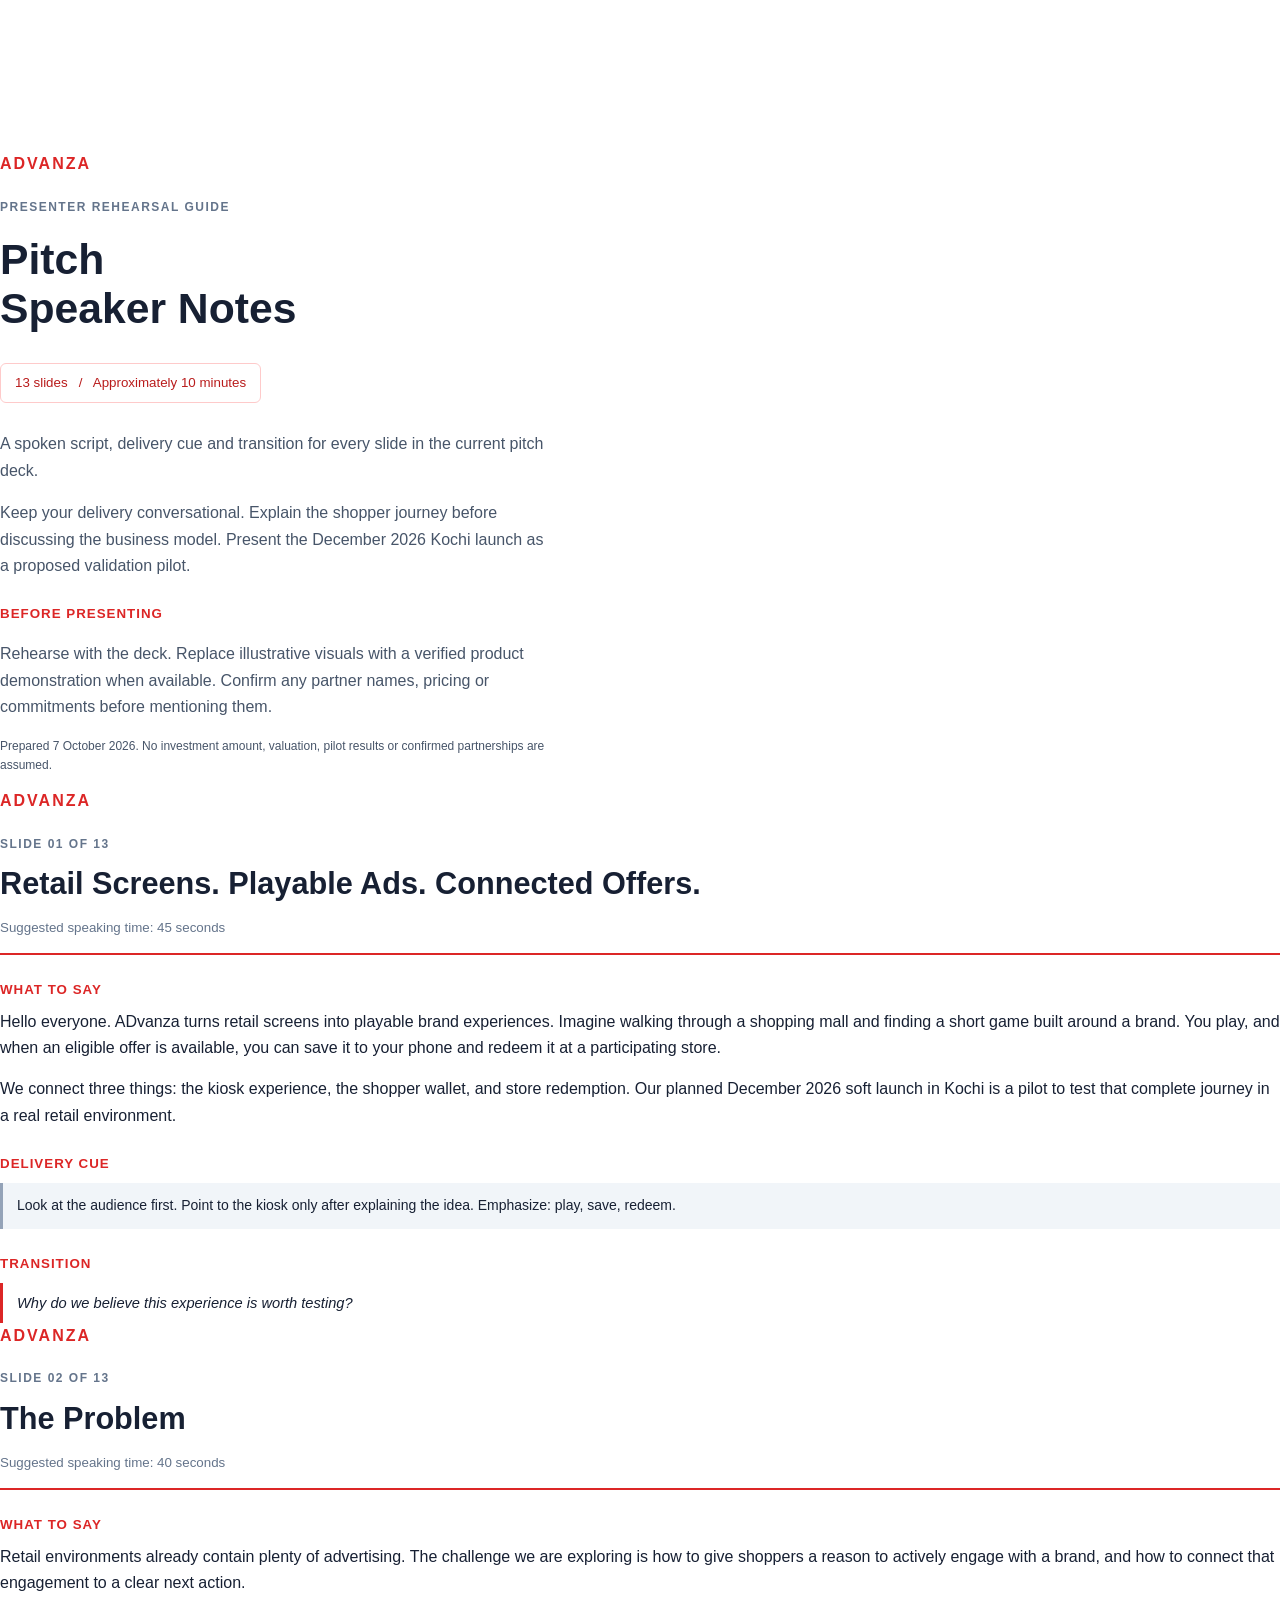
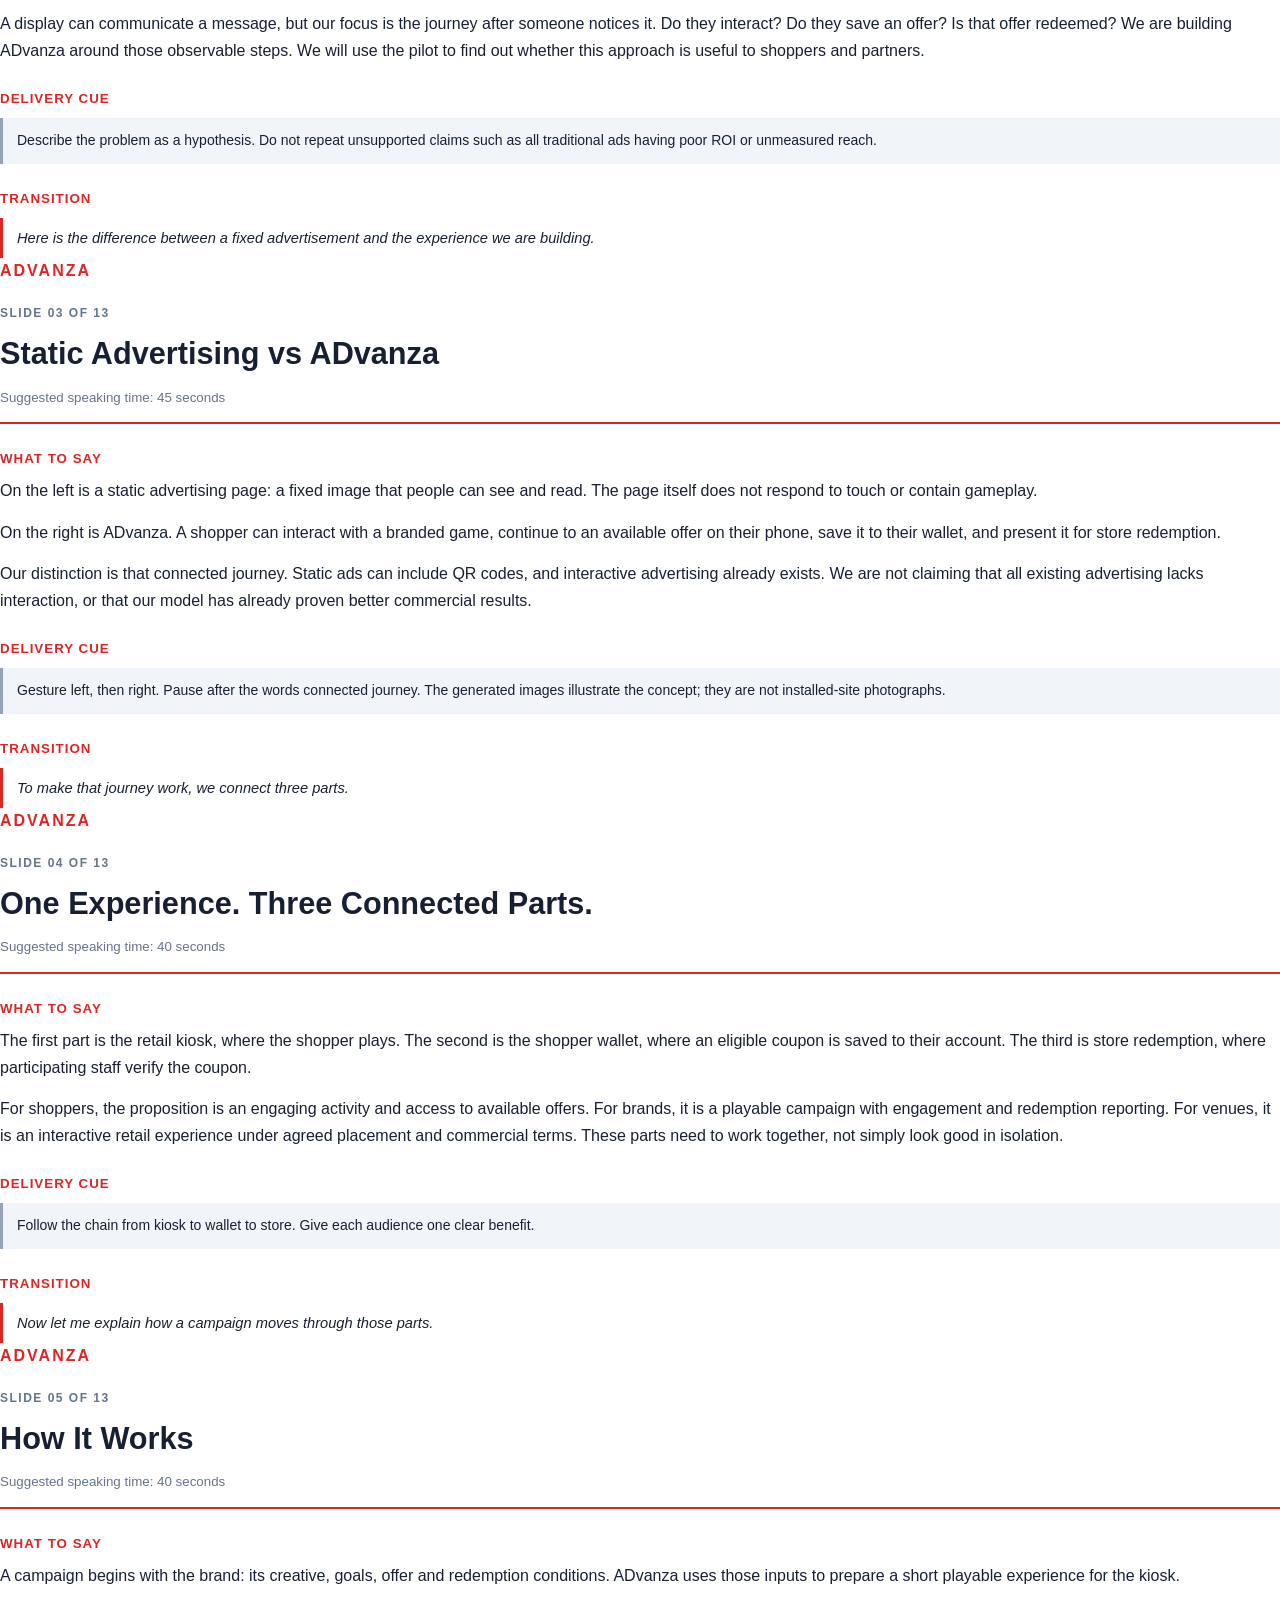
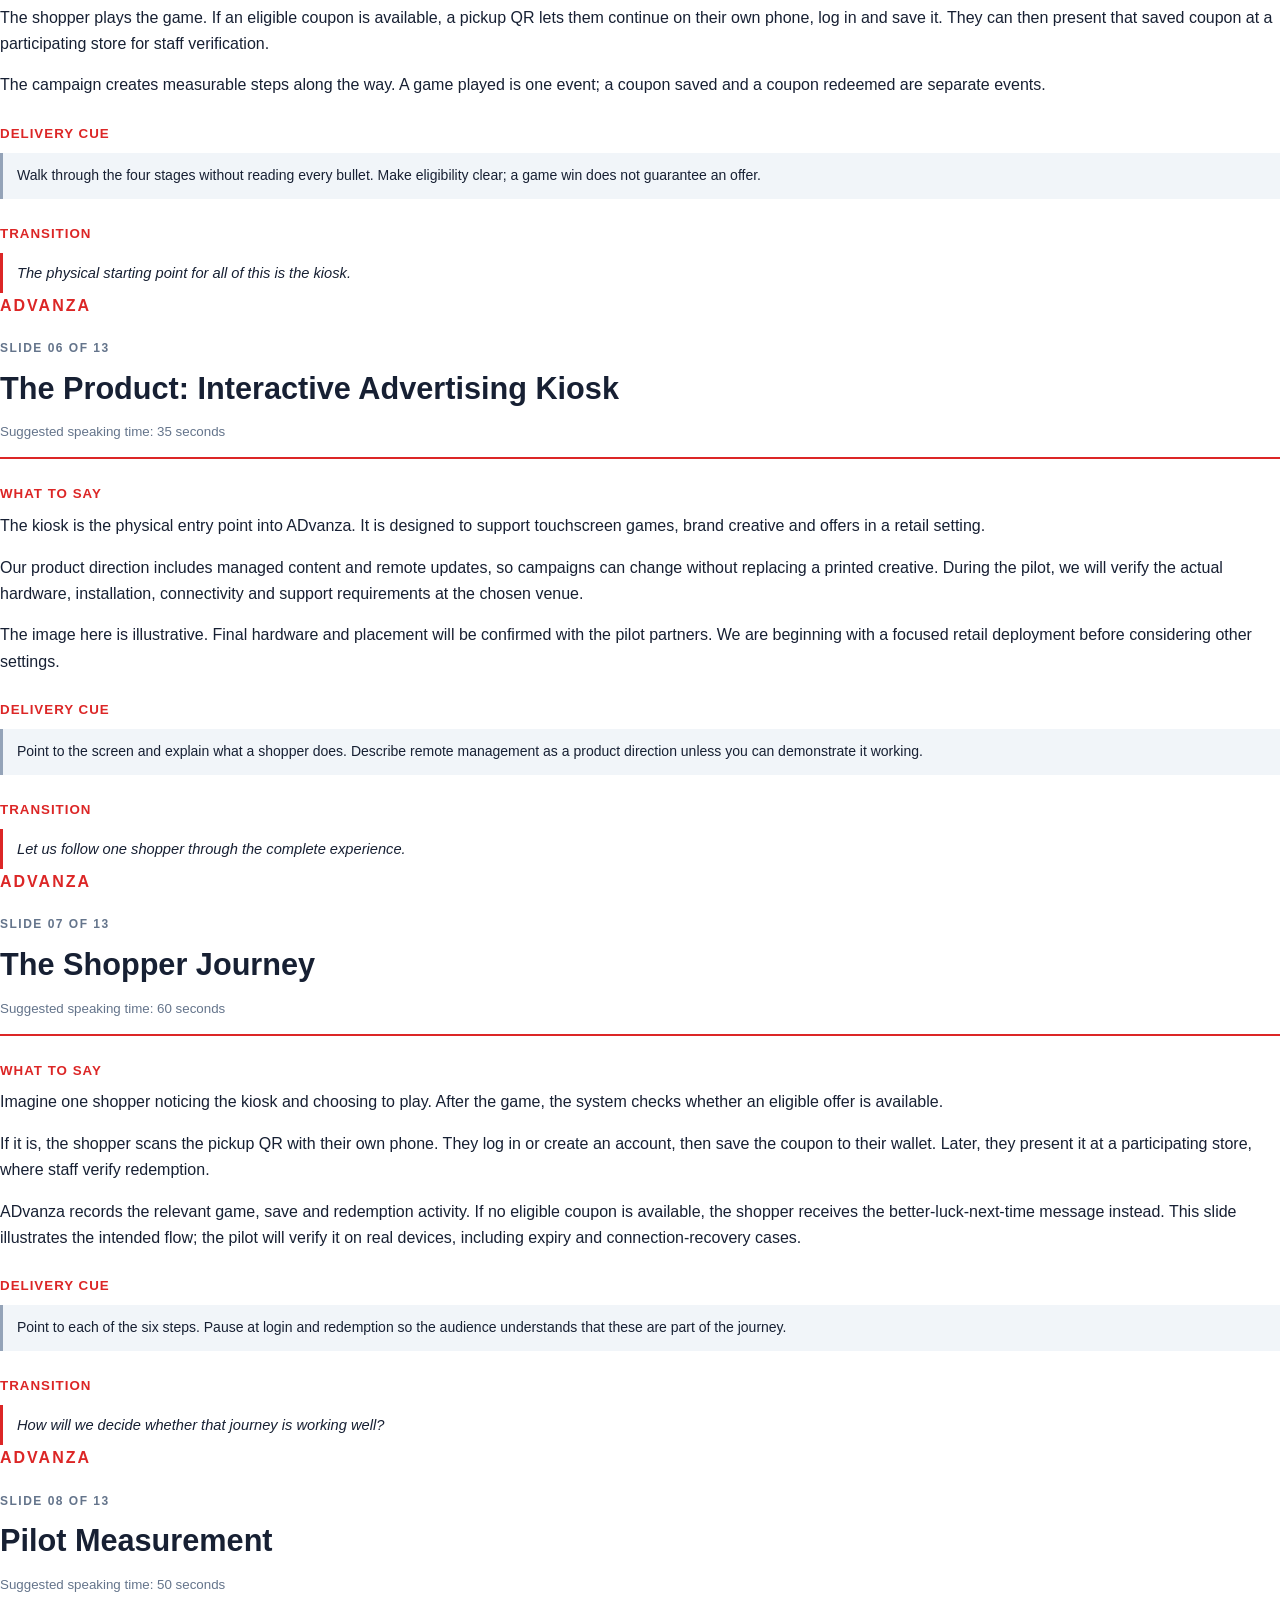
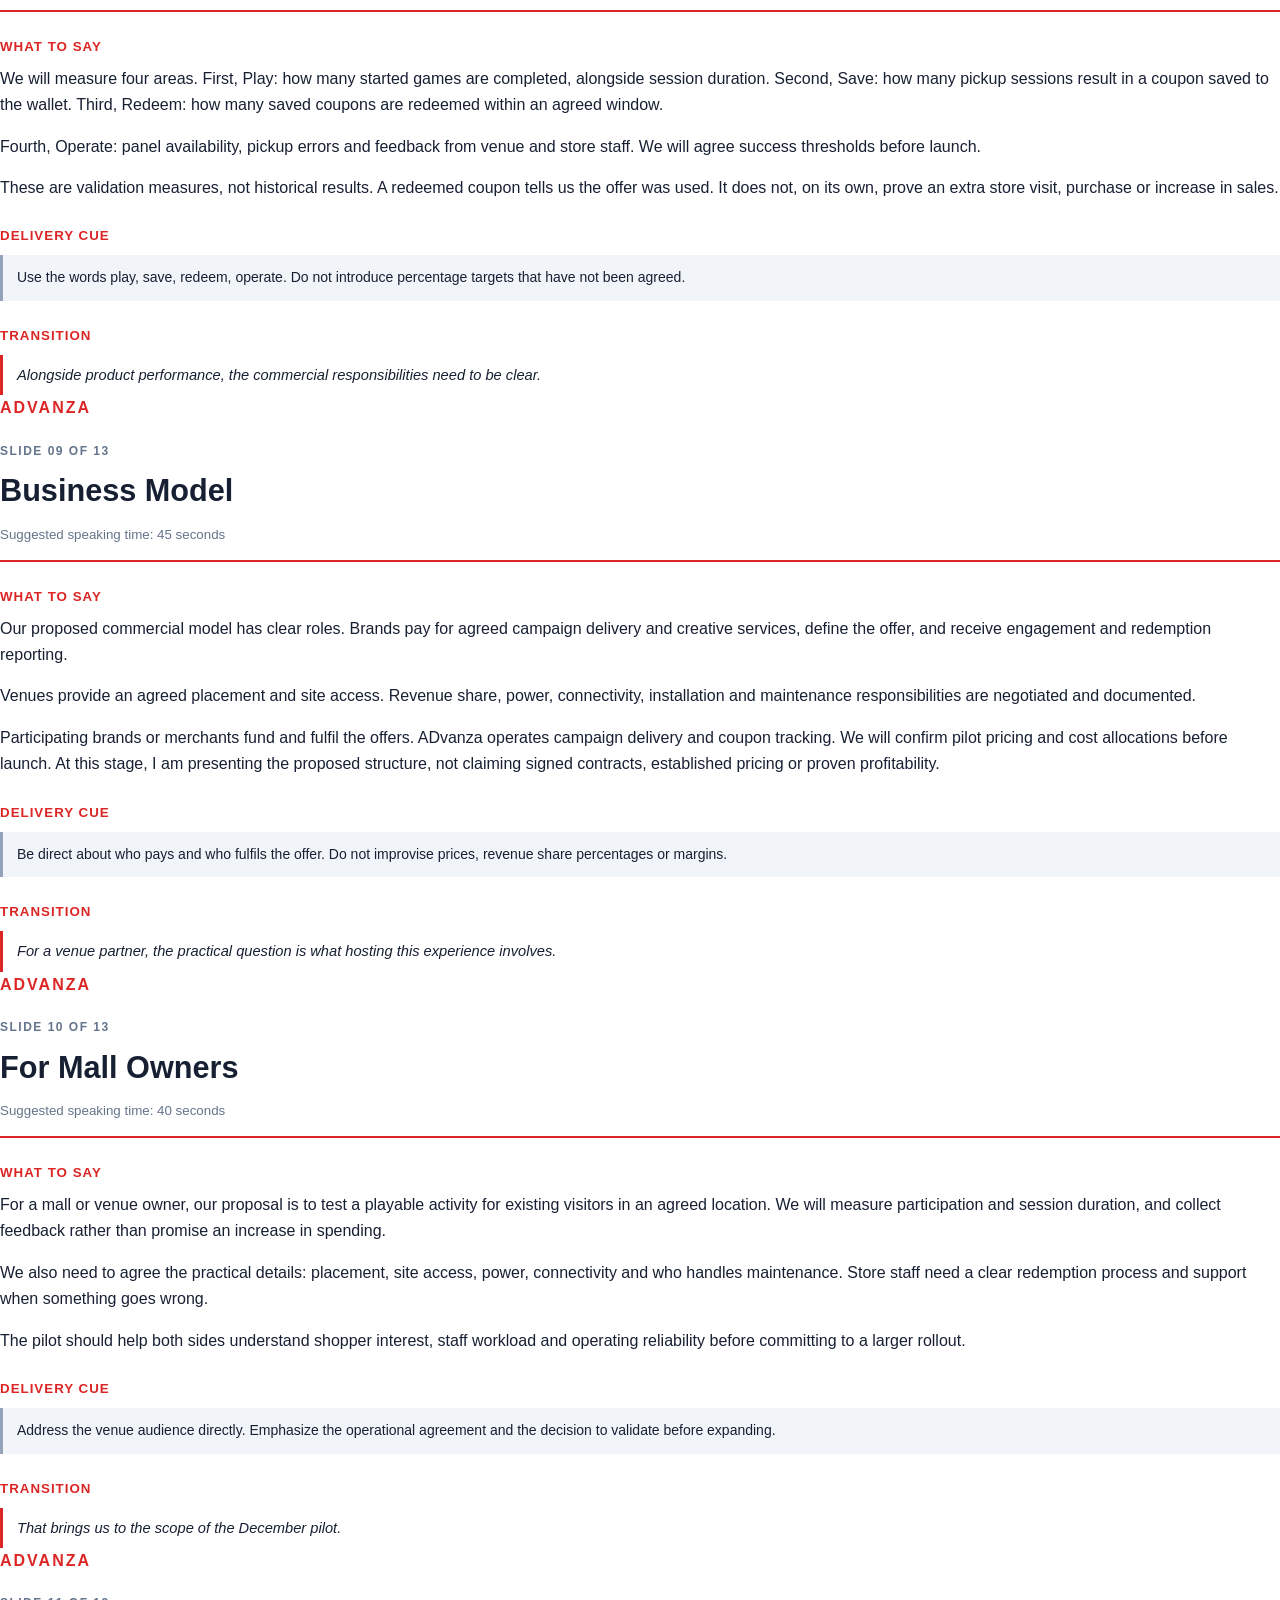
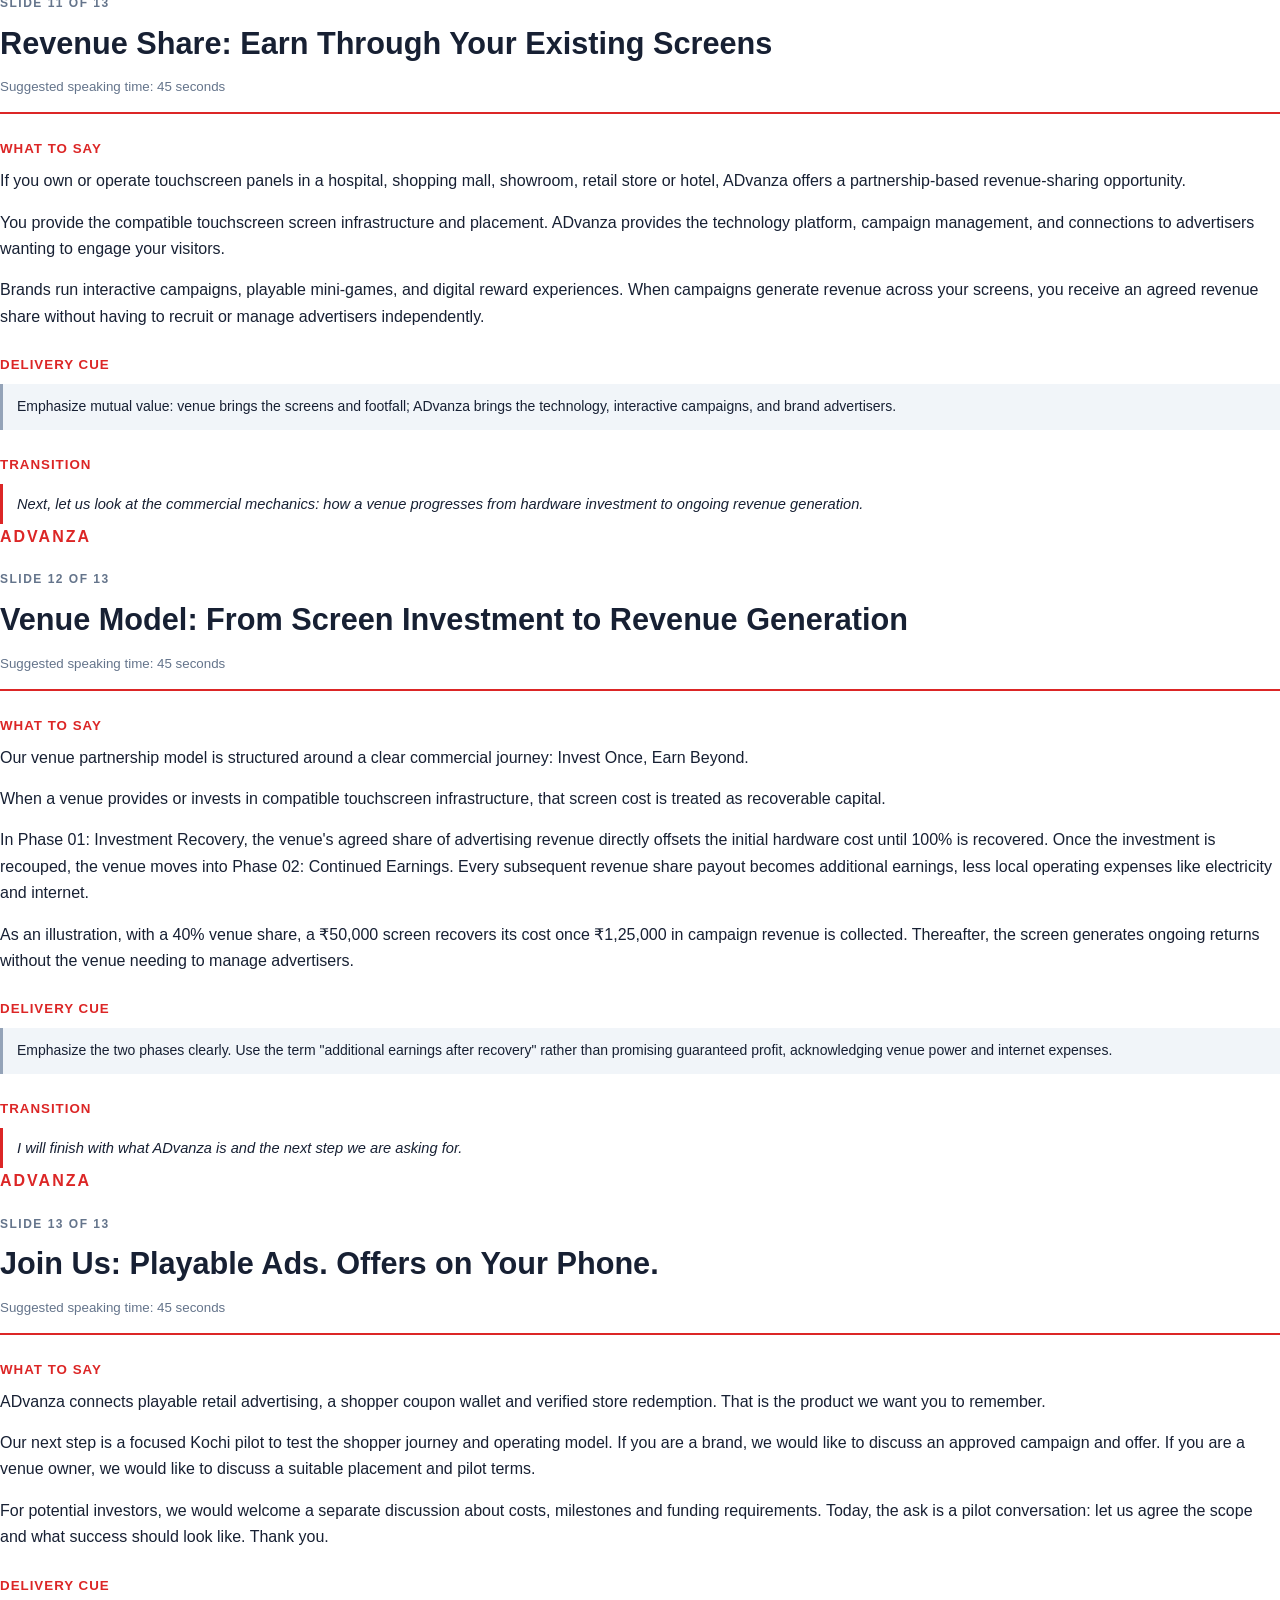
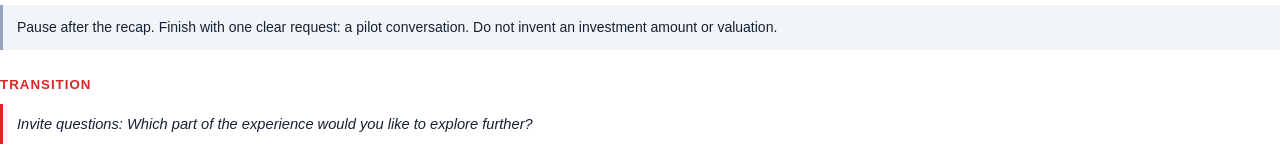
<file: ADvanza-Pitch-Speaker-Notes.html>
<!doctype html><html lang="en"><head><meta charset="utf-8"><title>ADvanza Pitch Speaker Notes</title><style>@page{size:A4;margin:19mm 18mm 18mm}*{box-sizing:border-box}body{margin:0;font-family:Arial,sans-serif;color:#172033;font-size:12pt;line-height:1.65}.page{break-after:page}.page:last-child{break-after:auto}.brand{font-size:12pt;font-weight:900;letter-spacing:2px;color:#dc2626;margin-bottom:20px}.eyebrow{font-size:9pt;text-transform:uppercase;letter-spacing:1.5px;color:#64748b;font-weight:700}h1{font-size:32pt;line-height:1.15;margin:18px 0}h2{font-size:23pt;line-height:1.25;margin:10px 0 14px}h3{font-size:10pt;text-transform:uppercase;letter-spacing:1px;color:#dc2626;margin:24px 0 8px}.pace{font-size:10pt;color:#64748b;border-bottom:2px solid #dc2626;padding-bottom:14px;margin-bottom:20px}.script p{margin:0 0 15px}.cue{background:#f1f5f9;border-left:3px solid #94a3b8;padding:12px 14px;font-size:10.5pt;line-height:1.55}.transition{border-left:3px solid #dc2626;padding:8px 14px;font-style:italic;font-size:11pt}.cover{padding-top:40mm}.cover p{max-width:145mm;color:#475569}.cover .tag{display:inline-block;border:1px solid #fecaca;border-radius:6px;padding:8px 14px;color:#b91c1c;font-size:10pt;margin:12px 0}.toc{font-size:10pt;line-height:1.8;color:#475569}.small{font-size:9pt;color:#64748b}</style></head><body><section class="page cover"><div class="brand">ADVANZA</div><div class="eyebrow">Presenter rehearsal guide</div><h1>Pitch<br>Speaker Notes</h1><div class="tag">13 slides &nbsp; / &nbsp; Approximately 10 minutes</div><p>A spoken script, delivery cue and transition for every slide in the current pitch deck.</p><p>Keep your delivery conversational. Explain the shopper journey before discussing the business model. Present the December 2026 Kochi launch as a proposed validation pilot.</p><h3>Before presenting</h3><p>Rehearse with the deck. Replace illustrative visuals with a verified product demonstration when available. Confirm any partner names, pricing or commitments before mentioning them.</p><p class="small">Prepared 7 October 2026. No investment amount, valuation, pilot results or confirmed partnerships are assumed.</p></section><section class="page"><div class="brand">ADVANZA</div><div class="eyebrow">Slide 01 of 13</div><h2>Retail Screens. Playable Ads. Connected Offers.</h2><div class="pace">Suggested speaking time: 45 seconds</div><h3>What to say</h3><div class="script"><p>Hello everyone. ADvanza turns retail screens into playable brand experiences. Imagine walking through a shopping mall and finding a short game built around a brand. You play, and when an eligible offer is available, you can save it to your phone and redeem it at a participating store.</p><p>We connect three things: the kiosk experience, the shopper wallet, and store redemption. Our planned December 2026 soft launch in Kochi is a pilot to test that complete journey in a real retail environment.</p></div><h3>Delivery cue</h3><div class="cue">Look at the audience first. Point to the kiosk only after explaining the idea. Emphasize: play, save, redeem.</div><h3>Transition</h3><div class="transition">Why do we believe this experience is worth testing?</div></section><section class="page"><div class="brand">ADVANZA</div><div class="eyebrow">Slide 02 of 13</div><h2>The Problem</h2><div class="pace">Suggested speaking time: 40 seconds</div><h3>What to say</h3><div class="script"><p>Retail environments already contain plenty of advertising. The challenge we are exploring is how to give shoppers a reason to actively engage with a brand, and how to connect that engagement to a clear next action.</p><p>A display can communicate a message, but our focus is the journey after someone notices it. Do they interact? Do they save an offer? Is that offer redeemed? We are building ADvanza around those observable steps. We will use the pilot to find out whether this approach is useful to shoppers and partners.</p></div><h3>Delivery cue</h3><div class="cue">Describe the problem as a hypothesis. Do not repeat unsupported claims such as all traditional ads having poor ROI or unmeasured reach.</div><h3>Transition</h3><div class="transition">Here is the difference between a fixed advertisement and the experience we are building.</div></section><section class="page"><div class="brand">ADVANZA</div><div class="eyebrow">Slide 03 of 13</div><h2>Static Advertising vs ADvanza</h2><div class="pace">Suggested speaking time: 45 seconds</div><h3>What to say</h3><div class="script"><p>On the left is a static advertising page: a fixed image that people can see and read. The page itself does not respond to touch or contain gameplay.</p><p>On the right is ADvanza. A shopper can interact with a branded game, continue to an available offer on their phone, save it to their wallet, and present it for store redemption.</p><p>Our distinction is that connected journey. Static ads can include QR codes, and interactive advertising already exists. We are not claiming that all existing advertising lacks interaction, or that our model has already proven better commercial results.</p></div><h3>Delivery cue</h3><div class="cue">Gesture left, then right. Pause after the words connected journey. The generated images illustrate the concept; they are not installed-site photographs.</div><h3>Transition</h3><div class="transition">To make that journey work, we connect three parts.</div></section><section class="page"><div class="brand">ADVANZA</div><div class="eyebrow">Slide 04 of 13</div><h2>One Experience. Three Connected Parts.</h2><div class="pace">Suggested speaking time: 40 seconds</div><h3>What to say</h3><div class="script"><p>The first part is the retail kiosk, where the shopper plays. The second is the shopper wallet, where an eligible coupon is saved to their account. The third is store redemption, where participating staff verify the coupon.</p><p>For shoppers, the proposition is an engaging activity and access to available offers. For brands, it is a playable campaign with engagement and redemption reporting. For venues, it is an interactive retail experience under agreed placement and commercial terms. These parts need to work together, not simply look good in isolation.</p></div><h3>Delivery cue</h3><div class="cue">Follow the chain from kiosk to wallet to store. Give each audience one clear benefit.</div><h3>Transition</h3><div class="transition">Now let me explain how a campaign moves through those parts.</div></section><section class="page"><div class="brand">ADVANZA</div><div class="eyebrow">Slide 05 of 13</div><h2>How It Works</h2><div class="pace">Suggested speaking time: 40 seconds</div><h3>What to say</h3><div class="script"><p>A campaign begins with the brand: its creative, goals, offer and redemption conditions. ADvanza uses those inputs to prepare a short playable experience for the kiosk.</p><p>The shopper plays the game. If an eligible coupon is available, a pickup QR lets them continue on their own phone, log in and save it. They can then present that saved coupon at a participating store for staff verification.</p><p>The campaign creates measurable steps along the way. A game played is one event; a coupon saved and a coupon redeemed are separate events.</p></div><h3>Delivery cue</h3><div class="cue">Walk through the four stages without reading every bullet. Make eligibility clear; a game win does not guarantee an offer.</div><h3>Transition</h3><div class="transition">The physical starting point for all of this is the kiosk.</div></section><section class="page"><div class="brand">ADVANZA</div><div class="eyebrow">Slide 06 of 13</div><h2>The Product: Interactive Advertising Kiosk</h2><div class="pace">Suggested speaking time: 35 seconds</div><h3>What to say</h3><div class="script"><p>The kiosk is the physical entry point into ADvanza. It is designed to support touchscreen games, brand creative and offers in a retail setting.</p><p>Our product direction includes managed content and remote updates, so campaigns can change without replacing a printed creative. During the pilot, we will verify the actual hardware, installation, connectivity and support requirements at the chosen venue.</p><p>The image here is illustrative. Final hardware and placement will be confirmed with the pilot partners. We are beginning with a focused retail deployment before considering other settings.</p></div><h3>Delivery cue</h3><div class="cue">Point to the screen and explain what a shopper does. Describe remote management as a product direction unless you can demonstrate it working.</div><h3>Transition</h3><div class="transition">Let us follow one shopper through the complete experience.</div></section><section class="page"><div class="brand">ADVANZA</div><div class="eyebrow">Slide 07 of 13</div><h2>The Shopper Journey</h2><div class="pace">Suggested speaking time: 60 seconds</div><h3>What to say</h3><div class="script"><p>Imagine one shopper noticing the kiosk and choosing to play. After the game, the system checks whether an eligible offer is available.</p><p>If it is, the shopper scans the pickup QR with their own phone. They log in or create an account, then save the coupon to their wallet. Later, they present it at a participating store, where staff verify redemption.</p><p>ADvanza records the relevant game, save and redemption activity. If no eligible coupon is available, the shopper receives the better-luck-next-time message instead. This slide illustrates the intended flow; the pilot will verify it on real devices, including expiry and connection-recovery cases.</p></div><h3>Delivery cue</h3><div class="cue">Point to each of the six steps. Pause at login and redemption so the audience understands that these are part of the journey.</div><h3>Transition</h3><div class="transition">How will we decide whether that journey is working well?</div></section><section class="page"><div class="brand">ADVANZA</div><div class="eyebrow">Slide 08 of 13</div><h2>Pilot Measurement</h2><div class="pace">Suggested speaking time: 50 seconds</div><h3>What to say</h3><div class="script"><p>We will measure four areas. First, Play: how many started games are completed, alongside session duration. Second, Save: how many pickup sessions result in a coupon saved to the wallet. Third, Redeem: how many saved coupons are redeemed within an agreed window.</p><p>Fourth, Operate: panel availability, pickup errors and feedback from venue and store staff. We will agree success thresholds before launch.</p><p>These are validation measures, not historical results. A redeemed coupon tells us the offer was used. It does not, on its own, prove an extra store visit, purchase or increase in sales.</p></div><h3>Delivery cue</h3><div class="cue">Use the words play, save, redeem, operate. Do not introduce percentage targets that have not been agreed.</div><h3>Transition</h3><div class="transition">Alongside product performance, the commercial responsibilities need to be clear.</div></section><section class="page"><div class="brand">ADVANZA</div><div class="eyebrow">Slide 09 of 13</div><h2>Business Model</h2><div class="pace">Suggested speaking time: 45 seconds</div><h3>What to say</h3><div class="script"><p>Our proposed commercial model has clear roles. Brands pay for agreed campaign delivery and creative services, define the offer, and receive engagement and redemption reporting.</p><p>Venues provide an agreed placement and site access. Revenue share, power, connectivity, installation and maintenance responsibilities are negotiated and documented.</p><p>Participating brands or merchants fund and fulfil the offers. ADvanza operates campaign delivery and coupon tracking. We will confirm pilot pricing and cost allocations before launch. At this stage, I am presenting the proposed structure, not claiming signed contracts, established pricing or proven profitability.</p></div><h3>Delivery cue</h3><div class="cue">Be direct about who pays and who fulfils the offer. Do not improvise prices, revenue share percentages or margins.</div><h3>Transition</h3><div class="transition">For a venue partner, the practical question is what hosting this experience involves.</div></section><section class="page"><div class="brand">ADVANZA</div><div class="eyebrow">Slide 10 of 13</div><h2>For Mall Owners</h2><div class="pace">Suggested speaking time: 40 seconds</div><h3>What to say</h3><div class="script"><p>For a mall or venue owner, our proposal is to test a playable activity for existing visitors in an agreed location. We will measure participation and session duration, and collect feedback rather than promise an increase in spending.</p><p>We also need to agree the practical details: placement, site access, power, connectivity and who handles maintenance. Store staff need a clear redemption process and support when something goes wrong.</p><p>The pilot should help both sides understand shopper interest, staff workload and operating reliability before committing to a larger rollout.</p></div><h3>Delivery cue</h3><div class="cue">Address the venue audience directly. Emphasize the operational agreement and the decision to validate before expanding.</div><h3>Transition</h3><div class="transition">That brings us to the scope of the December pilot.</div></section><section class="page"><div class="brand">ADVANZA</div><div class="eyebrow">Slide 11 of 13</div><h2>Revenue Share: Earn Through Your Existing Screens</h2><div class="pace">Suggested speaking time: 45 seconds</div><h3>What to say</h3><div class="script"><p>If you own or operate touchscreen panels in a hospital, shopping mall, showroom, retail store or hotel, ADvanza offers a partnership-based revenue-sharing opportunity.</p><p>You provide the compatible touchscreen screen infrastructure and placement. ADvanza provides the technology platform, campaign management, and connections to advertisers wanting to engage your visitors.</p><p>Brands run interactive campaigns, playable mini-games, and digital reward experiences. When campaigns generate revenue across your screens, you receive an agreed revenue share without having to recruit or manage advertisers independently.</p></div><h3>Delivery cue</h3><div class="cue">Emphasize mutual value: venue brings the screens and footfall; ADvanza brings the technology, interactive campaigns, and brand advertisers.</div><h3>Transition</h3><div class="transition">Next, let us look at the commercial mechanics: how a venue progresses from hardware investment to ongoing revenue generation.</div></section><section class="page"><div class="brand">ADVANZA</div><div class="eyebrow">Slide 12 of 13</div><h2>Venue Model: From Screen Investment to Revenue Generation</h2><div class="pace">Suggested speaking time: 45 seconds</div><h3>What to say</h3><div class="script"><p>Our venue partnership model is structured around a clear commercial journey: Invest Once, Earn Beyond.</p><p>When a venue provides or invests in compatible touchscreen infrastructure, that screen cost is treated as recoverable capital.</p><p>In Phase 01: Investment Recovery, the venue's agreed share of advertising revenue directly offsets the initial hardware cost until 100% is recovered. Once the investment is recouped, the venue moves into Phase 02: Continued Earnings. Every subsequent revenue share payout becomes additional earnings, less local operating expenses like electricity and internet.</p><p>As an illustration, with a 40% venue share, a &#8377;50,000 screen recovers its cost once &#8377;1,25,000 in campaign revenue is collected. Thereafter, the screen generates ongoing returns without the venue needing to manage advertisers.</p></div><h3>Delivery cue</h3><div class="cue">Emphasize the two phases clearly. Use the term "additional earnings after recovery" rather than promising guaranteed profit, acknowledging venue power and internet expenses.</div><h3>Transition</h3><div class="transition">I will finish with what ADvanza is and the next step we are asking for.</div></section><section class="page"><div class="brand">ADVANZA</div><div class="eyebrow">Slide 13 of 13</div><h2>Join Us: Playable Ads. Offers on Your Phone.</h2><div class="pace">Suggested speaking time: 45 seconds</div><h3>What to say</h3><div class="script"><p>ADvanza connects playable retail advertising, a shopper coupon wallet and verified store redemption. That is the product we want you to remember.</p><p>Our next step is a focused Kochi pilot to test the shopper journey and operating model. If you are a brand, we would like to discuss an approved campaign and offer. If you are a venue owner, we would like to discuss a suitable placement and pilot terms.</p><p>For potential investors, we would welcome a separate discussion about costs, milestones and funding requirements. Today, the ask is a pilot conversation: let us agree the scope and what success should look like. Thank you.</p></div><h3>Delivery cue</h3><div class="cue">Pause after the recap. Finish with one clear request: a pilot conversation. Do not invent an investment amount or valuation.</div><h3>Transition</h3><div class="transition">Invite questions: Which part of the experience would you like to explore further?</div></section></body></html>
</file>
<file: style.css>
/* ==========================================================================
   ADVANZA EXECUTIVE DECK STYLESHEET
   Design System: Clean White Enterprise, Crisp Black Type, Vibrant Red Accent
   Matched 1-to-1 with Reference Pitch Deck
   ========================================================================== */

:root {
  --bg-deck: #FFFFFF;
  --bg-card: #FFFFFF;
  --bg-card-subtle: #F8F9FA;
  --bg-card-muted: #F1F3F5;
  
  --border-light: #E5E7EB;
  --border-card: #E2E8F0;
  
  --red-primary: #1557FF;
  --red-hover: #1244CC;
  --red-light: #EEF1FF;
  --red-border: rgba(21, 87, 255, 0.35);

  --green-badge: #16A34A;
  --green-bg: #DCFCE7;

  --text-black: #0F172A;
  --text-dark: #1E293B;
  --text-body: #475569;
  --text-muted: #64748B;
  --text-dim: #94A3B8;

  --font-main: 'Plus Jakarta Sans', -apple-system, BlinkMacSystemFont, sans-serif;
  --font-display: 'Outfit', sans-serif;

  --slide-transition: 0.7s cubic-bezier(0.22, 1, 0.36, 1);
}

* {
  box-sizing: border-box;
  margin: 0;
  padding: 0;
  -webkit-font-smoothing: antialiased;
}

html, body {
  width: 100%;
  height: 100%;
  overflow: hidden;
  background-color: #E2E8F0; /* Outer projector bezel */
  color: var(--text-dark);
  font-family: var(--font-main);
  user-select: none;
}

/* ==========================================================================
   PROGRESS BAR & TOP HUD
   ========================================================================== */

.progress-container {
  position: fixed;
  top: 0;
  left: 0;
  width: 100%;
  height: 3px;
  background: rgba(0, 0, 0, 0.06);
  z-index: 100;
}

.progress-bar {
  height: 100%;
  width: 8.33%;
  background: var(--red-primary);
  transition: width 0.4s ease-out;
}

.hud-bar {
  position: fixed;
  top: 14px;
  left: 28px;
  right: 28px;
  display: flex;
  justify-content: space-between;
  align-items: center;
  z-index: 90;
  pointer-events: auto;
}

.hud-left {
  display: flex;
  align-items: center;
  gap: 12px;
  background: rgba(255, 255, 255, 0.95);
  backdrop-filter: blur(8px);
  padding: 6px 14px;
  border-radius: 999px;
  border: 1px solid var(--border-light);
  box-shadow: 0 2px 8px rgba(0, 0, 0, 0.05);
}

.brand-logo {
  display: flex;
  align-items: center;
  gap: 3px;
}

.logo-text {
  font-family: var(--font-display);
  font-weight: 900;
  font-size: 0.95rem;
  letter-spacing: 0.1em;
  color: var(--text-black);
}

.logo-red-mark {
  width: 7px;
  height: 7px;
  background: var(--red-primary);
  border-radius: 50%;
}

.hud-divider {
  width: 1px;
  height: 14px;
  background: var(--border-light);
}

.hud-tag {
  font-size: 0.68rem;
  font-weight: 700;
  letter-spacing: 0.08em;
  color: var(--text-muted);
}

.hud-right {
  display: flex;
  gap: 8px;
}

.hud-btn {
  display: flex;
  align-items: center;
  gap: 6px;
  background: rgba(255, 255, 255, 0.95);
  backdrop-filter: blur(8px);
  border: 1px solid var(--border-light);
  padding: 6px 14px;
  border-radius: 999px;
  font-size: 0.75rem;
  font-weight: 600;
  color: var(--text-body);
  cursor: pointer;
  box-shadow: 0 2px 8px rgba(0, 0, 0, 0.04);
  transition: all 0.2s ease;
}

.hud-btn:hover {
  background: #FFFFFF;
  border-color: var(--red-primary);
  color: var(--red-primary);
}

.hud-btn.active {
  background: var(--red-primary);
  color: #FFFFFF;
  border-color: var(--red-primary);
}

/* ==========================================================================
   SIDEBAR DOTS & FOOTER HUD
   ========================================================================== */

.side-dots-nav {
  position: fixed;
  right: 20px;
  top: 50%;
  transform: translateY(-50%);
  z-index: 90;
}

.dots-list {
  display: flex;
  flex-direction: column;
  gap: 10px;
}

.dot-pill {
  position: relative;
  width: 7px;
  height: 7px;
  border-radius: 50%;
  background: #CBD5E1;
  cursor: pointer;
  transition: all 0.25s ease;
}

.dot-pill:hover {
  background: #94A3B8;
  transform: scale(1.4);
}

.dot-pill.active {
  background: var(--red-primary);
  transform: scale(1.7);
}

.dot-tooltip {
  position: absolute;
  right: 18px;
  top: 50%;
  transform: translateY(-50%) translateX(6px);
  background: #1E293B;
  color: #FFFFFF;
  padding: 4px 10px;
  border-radius: 6px;
  font-size: 0.7rem;
  font-weight: 600;
  white-space: nowrap;
  opacity: 0;
  pointer-events: none;
  transition: all 0.2s ease;
}

.dot-pill:hover .dot-tooltip {
  opacity: 1;
  transform: translateY(-50%) translateX(0);
}

.hud-footer {
  position: fixed;
  bottom: 14px;
  left: 28px;
  right: 28px;
  display: flex;
  justify-content: space-between;
  align-items: center;
  z-index: 90;
  pointer-events: auto;
}

.footer-counter {
  background: rgba(255, 255, 255, 0.95);
  backdrop-filter: blur(8px);
  padding: 4px 12px;
  border-radius: 999px;
  border: 1px solid var(--border-light);
  display: flex;
  align-items: baseline;
  gap: 3px;
  font-family: var(--font-display);
}

.curr-num {
  font-weight: 800;
  font-size: 1.05rem;
  color: var(--text-black);
}

.sep {
  color: var(--text-dim);
  font-size: 0.8rem;
}

.total-num {
  color: var(--text-muted);
  font-size: 0.8rem;
  font-weight: 600;
}

.footer-hints {
  background: rgba(255, 255, 255, 0.95);
  backdrop-filter: blur(8px);
  border: 1px solid var(--border-light);
  padding: 5px 14px;
  border-radius: 999px;
  display: flex;
  align-items: center;
  gap: 6px;
  font-size: 0.72rem;
  color: var(--text-muted);
}

.pill {
  background: #F1F5F9;
  border: 1px solid #E2E8F0;
  padding: 1px 6px;
  border-radius: 4px;
  font-weight: 700;
  color: var(--text-dark);
  font-family: monospace;
}

.footer-nav-arrows {
  display: flex;
  gap: 6px;
}

.nav-arrow {
  width: 34px;
  height: 34px;
  border-radius: 50%;
  background: rgba(255, 255, 255, 0.95);
  border: 1px solid var(--border-light);
  color: var(--text-dark);
  display: flex;
  align-items: center;
  justify-content: center;
  cursor: pointer;
  box-shadow: 0 2px 6px rgba(0, 0, 0, 0.05);
  transition: all 0.2s ease;
}

.nav-arrow:hover {
  background: var(--red-primary);
  color: #FFFFFF;
  border-color: var(--red-primary);
}

/* ==========================================================================
   VIEWPORT & 12 SLIDES STACK
   ========================================================================== */

.deck-viewport {
  position: relative;
  width: 100vw;
  height: 100vh;
  overflow: hidden;
  background: #F1F5F9; /* Clean backdrop */
}

.deck-slider {
  position: absolute;
  top: 0;
  left: 0;
  display: flex;
  flex-direction: column;
  width: 100vw;
  height: 1300vh; /* Updated dynamically by the deck engine. */
  transition: transform var(--slide-transition);
  will-change: transform;
}

.slide-card {
  width: 100vw;
  height: 100vh;
  flex-shrink: 0;
  display: flex;
  align-items: center;
  justify-content: center;
  padding: 52px 60px 48px 60px;
  position: relative;
  background: #FFFFFF;
  opacity: 0.15;
  transform: scale(0.985);
  transition: opacity 0.55s ease, transform 0.55s cubic-bezier(0.22, 1, 0.36, 1);
  pointer-events: none;
}

.slide-card.active {
  opacity: 1;
  transform: scale(1);
  pointer-events: auto;
}

.slide-page-num {
  position: absolute;
  bottom: 24px;
  right: 48px;
  font-family: var(--font-display);
  font-size: 0.9rem;
  font-weight: 700;
  color: #94A3B8;
  letter-spacing: 0.05em;
}

/* ==========================================================================
   SLIDE GRID LAYOUTS (EXACT TO REFERENCE IMAGE)
   ========================================================================== */

.slide-grid {
  width: 100%;
  max-width: 1260px;
  height: 100%;
  margin: 0 auto;
  display: grid;
  align-items: center;
}

.grid-split {
  grid-template-columns: 1.1fr 0.9fr;
  gap: 40px;
}

.slide-fullwidth {
  width: 100%;
  max-width: 1260px;
  height: 100%;
  margin: 0 auto;
  display: flex;
  flex-direction: column;
  justify-content: center;
}

/* Headings & Category Tags */
.category-tag {
  font-size: 0.82rem;
  font-weight: 700;
  color: #64748B;
  letter-spacing: 0.04em;
  margin-bottom: 12px;
}

.category-tag.red-tag {
  color: var(--red-primary);
}

.slide-heading {
  font-family: var(--font-main);
  font-size: 2.7rem;
  font-weight: 800;
  line-height: 1.16;
  color: var(--text-black);
  letter-spacing: -0.02em;
  margin-bottom: 14px;
}

.slide-subheading {
  font-size: 1.05rem;
  color: var(--text-muted);
  line-height: 1.5;
  margin-bottom: 32px;
}

.red-text {
  color: var(--red-primary);
}

/* ==========================================================================
   SLIDE 01: HERO / COVER
   ========================================================================== */

.deck-header-group {
  display: flex;
  align-items: center;
  gap: 12px;
  margin-bottom: 24px;
}

.brand-logo-inline {
  display: flex;
  align-items: center;
  gap: 4px;
}

.brand-name {
  font-family: var(--font-display);
  font-weight: 900;
  font-size: 1.25rem;
  letter-spacing: 0.08em;
  color: var(--text-black);
}

.brand-red-slash {
  width: 8px;
  height: 8px;
  background: var(--red-primary);
  border-radius: 50%;
}

.header-subtag {
  font-size: 0.7rem;
  font-weight: 700;
  letter-spacing: 0.08em;
  color: #94A3B8;
  border-left: 1px solid #CBD5E1;
  padding-left: 12px;
}

.hero-main-title {
  font-family: var(--font-main);
  font-size: 3.6rem;
  font-weight: 800;
  line-height: 1.1;
  color: var(--text-black);
  letter-spacing: -0.03em;
  margin-bottom: 14px;
}

.hero-subtext {
  font-size: 1.2rem;
  font-weight: 600;
  color: var(--text-muted);
  margin-bottom: 32px;
}

.hero-icons-row {
  display: flex;
  gap: 12px;
  margin-bottom: 36px;
}

.hero-mini-pill {
  display: flex;
  align-items: center;
  gap: 8px;
  background: #F8FAFC;
  border: 1px solid #E2E8F0;
  padding: 8px 14px;
  border-radius: 999px;
  font-size: 0.82rem;
  font-weight: 600;
  color: var(--text-dark);
}

.mini-icon {
  font-size: 1rem;
}

.launch-stamp {
  font-size: 0.72rem;
  font-weight: 800;
  letter-spacing: 0.1em;
  color: #94A3B8;
}

.photo-frame {
  width: 100%;
  border-radius: 18px;
  overflow: hidden;
  box-shadow: 0 10px 30px rgba(0, 0, 0, 0.08);
  border: 1px solid #E2E8F0;
  background: #F8FAFC;
}

.deck-img {
  width: 100%;
  height: auto;
  aspect-ratio: 16 / 10;
  object-fit: cover;
  display: block;
}

/* ==========================================================================
   SLIDE 02: THE PROBLEM (4 SQUARE GREY CARDS)
   ========================================================================== */

.cards-row-4 {
  display: grid;
  grid-template-columns: repeat(4, 1fr);
  gap: 14px;
  margin-top: 10px;
}

.problem-box {
  background: #F8FAFC;
  border: 1px solid #E2E8F0;
  border-radius: 14px;
  padding: 20px 14px;
  display: flex;
  flex-direction: column;
  align-items: center;
  justify-content: flex-start;
  text-align: center;
  gap: 10px;
  transition: all 0.25s ease;
}

.problem-box:hover {
  background: #FFFFFF;
  border-color: #CBD5E1;
  box-shadow: 0 6px 18px rgba(0, 0, 0, 0.04);
  transform: translateY(-2px);
}

.box-icon {
  font-size: 1.8rem;
  line-height: 1;
}

.box-label {
  font-size: 0.9rem;
  font-weight: 700;
  color: var(--text-dark);
}

/* Card Points (Professional executive bullet format) */
.card-points {
  list-style: none;
  padding: 0;
  margin: 4px 0 0 0;
  display: flex;
  flex-direction: column;
  gap: 7px;
  text-align: left;
  width: 100%;
}

.card-points li {
  position: relative;
  padding-left: 12px;
  font-size: 0.72rem;
  line-height: 1.35;
  color: #475569;
}

.card-points li::before {
  content: "•";
  position: absolute;
  left: 0;
  top: -1px;
  color: var(--red-primary);
  font-size: 0.85rem;
  font-weight: 700;
}

.card-points li strong {
  color: var(--text-black);
  font-weight: 600;
}

.box-desc {
  font-size: 0.75rem;
  color: var(--text-muted);
  line-height: 1.4;
  margin-top: -4px;
}

/* ==========================================================================
   SLIDE 03: A BETTER WAY (3 RED OUTLINE CARDS)
   ========================================================================== */

.cards-row-3 {
  display: grid;
  grid-template-columns: repeat(3, 1fr);
  gap: 16px;
  margin-top: 10px;
}

.outline-box {
  background: #FFFFFF;
  border: 1.5px solid var(--red-border);
  border-radius: 14px;
  padding: 24px 18px;
  display: flex;
  flex-direction: column;
  align-items: center;
  text-align: center;
  gap: 12px;
  transition: all 0.25s ease;
}

.outline-box:hover {
  border-color: var(--red-primary);
  background: var(--red-light);
  transform: translateY(-2px);
}

.outline-box .card-points {
  gap: 8px;
  margin-top: 6px;
}

.outline-box .card-points li {
  font-size: 0.76rem;
  line-height: 1.4;
}

.box-icon-red {
  font-size: 2rem;
  line-height: 1;
}

.box-title-bold {
  font-size: 0.95rem;
  font-weight: 700;
  color: var(--text-black);
}

.box-desc-sub {
  font-size: 0.8rem;
  color: var(--text-muted);
  line-height: 1.4;
  margin-top: -6px;
}

/* ==========================================================================
   SLIDE 04: HOW IT WORKS (4 STEPS CONNECTED)
   ========================================================================== */

.flow-steps-grid {
  display: flex;
  align-items: center;
  justify-content: space-between;
  gap: 14px;
  margin-top: 24px;
  width: 100%;
}

.flow-step-card {
  flex: 1;
  background: #FFFFFF;
  border: 1px solid #E2E8F0;
  border-radius: 16px;
  padding: 24px 16px;
  display: flex;
  flex-direction: column;
  align-items: center;
  text-align: center;
  position: relative;
  box-shadow: 0 4px 14px rgba(0, 0, 0, 0.03);
  transition: all 0.25s ease;
}

.flow-step-card:hover {
  transform: translateY(-2px);
  box-shadow: 0 6px 18px rgba(0, 0, 0, 0.05);
}

.flow-step-card .card-points {
  margin-top: 8px;
  gap: 6px;
}

.flow-step-card .card-points li {
  font-size: 0.73rem;
  line-height: 1.35;
}

.step-badge-num {
  position: absolute;
  top: -12px;
  left: 50%;
  transform: translateX(-50%);
  width: 26px;
  height: 26px;
  border-radius: 50%;
  background: var(--red-primary);
  color: #FFFFFF;
  font-size: 0.8rem;
  font-weight: 800;
  display: flex;
  align-items: center;
  justify-content: center;
}

.step-circle-icon {
  width: 52px;
  height: 52px;
  border-radius: 50%;
  background: #F1F5F9;
  display: flex;
  align-items: center;
  justify-content: center;
  font-size: 1.6rem;
  margin-bottom: 16px;
  margin-top: 6px;
}

.step-title {
  font-family: var(--font-main);
  font-size: 1.1rem;
  font-weight: 800;
  color: var(--text-black);
  margin-bottom: 6px;
}

.step-desc {
  font-size: 0.85rem;
  color: var(--text-muted);
  line-height: 1.45;
}

.step-connector {
  font-size: 2.2rem;
  font-weight: 400;
  color: #CBD5E1;
  user-select: none;
}

/* ==========================================================================
   SLIDE 05: THE PRODUCT (CHECKLIST)
   ========================================================================== */

.checklist-group {
  display: flex;
  flex-direction: column;
  gap: 18px;
  margin-top: 20px;
}

.checklist-row {
  display: flex;
  align-items: center;
  gap: 14px;
}

.red-check {
  font-size: 1.25rem;
  font-weight: 900;
  color: var(--red-primary);
  width: 24px;
}

.check-text {
  font-size: 1.05rem;
  font-weight: 600;
  color: var(--text-dark);
}

/* ==========================================================================
   SLIDE 06: CAMPAIGN EXPERIENCE (3 MOCKUP DISPLAYS)
   ========================================================================== */

.experience-flow {
  display: flex;
  align-items: center;
  justify-content: space-between;
  gap: 18px;
  margin-top: 24px;
}

.exp-col {
  flex: 1;
  display: flex;
  flex-direction: column;
  align-items: center;
  gap: 14px;
}

.mockup-display {
  width: 100%;
  aspect-ratio: 16 / 10;
  border-radius: 14px;
  border: 1px solid #E2E8F0;
  padding: 24px;
  display: flex;
  flex-direction: column;
  align-items: center;
  justify-content: center;
  text-align: center;
  box-shadow: 0 6px 20px rgba(0, 0, 0, 0.05);
}

.brand-screen {
  background: #FFF1F2;
  border-color: #FECDD3;
}

.mockup-header-tag {
  font-family: var(--font-display);
  font-weight: 900;
  font-size: 1.35rem;
  color: var(--red-primary);
  margin-bottom: 6px;
}

.mockup-hero-txt {
  font-size: 1.15rem;
  font-weight: 800;
  color: var(--text-black);
  margin-bottom: 12px;
}

.game-screen {
  background: #FEF3C7;
  border-color: #FDE68A;
}

.game-score-tag {
  font-size: 0.85rem;
  font-weight: 800;
  color: #B45309;
  margin-bottom: 6px;
}

.game-action-slice {
  font-size: 1.25rem;
  font-weight: 900;
  color: var(--text-black);
  margin-bottom: 12px;
}

.reward-screen {
  background: #ECFDF5;
  border-color: #A7F3D0;
}

.reward-win-tag {
  font-size: 0.9rem;
  font-weight: 900;
  color: #047857;
  margin-bottom: 4px;
}

.reward-discount {
  font-size: 1.4rem;
  font-weight: 900;
  color: var(--text-black);
  margin-bottom: 4px;
}

.reward-brand-tag {
  font-size: 0.82rem;
  font-weight: 600;
  color: #047857;
  margin-bottom: 10px;
}

.mockup-sub-badge {
  font-size: 0.72rem;
  font-weight: 700;
  background: rgba(255, 255, 255, 0.8);
  padding: 3px 10px;
  border-radius: 999px;
  color: var(--text-muted);
}

.exp-caption {
  display: flex;
  align-items: center;
  gap: 10px;
  text-align: left;
}

.badge-dot-num {
  width: 22px;
  height: 22px;
  border-radius: 50%;
  background: var(--red-primary);
  color: #FFFFFF;
  font-size: 0.75rem;
  font-weight: 800;
  display: flex;
  align-items: center;
  justify-content: center;
  flex-shrink: 0;
}

.exp-caption strong {
  font-size: 0.95rem;
  color: var(--text-black);
}

.sub-paren {
  font-size: 0.78rem;
  color: var(--text-muted);
}

.exp-arrow {
  font-size: 2.4rem;
  color: #CBD5E1;
  user-select: none;
}

/* ==========================================================================
   SLIDE 07: WHY IT WORKS (4 KPI CARDS)
   ========================================================================== */

.kpi-cards-grid {
  display: grid;
  grid-template-columns: repeat(4, 1fr);
  gap: 20px;
  margin-top: 24px;
}

.metric-card {
  background: #FFFFFF;
  border: 1px solid #E2E8F0;
  border-radius: 16px;
  padding: 32px 22px;
  display: flex;
  flex-direction: column;
  gap: 8px;
  box-shadow: 0 4px 16px rgba(0, 0, 0, 0.03);
}

.metric-big-red {
  font-family: var(--font-main);
  font-size: 2.8rem;
  font-weight: 900;
  color: var(--red-primary);
  line-height: 1;
  margin-bottom: 4px;
}

.metric-title {
  font-size: 1.1rem;
  font-weight: 800;
  color: var(--text-black);
}

.metric-subtitle {
  font-size: 0.85rem;
  color: var(--text-muted);
}

.metric-card .card-points {
  margin-top: 10px;
  gap: 6px;
}

.metric-card .card-points li {
  font-size: 0.74rem;
  line-height: 1.35;
}

/* ==========================================================================
   SLIDE 08: FOR BRANDS (CASE STUDY CARD)
   ========================================================================== */

.benefits-vertical-list {
  display: flex;
  flex-direction: column;
  gap: 16px;
  margin-top: 14px;
}

.benefit-row {
  display: flex;
  align-items: flex-start;
  gap: 14px;
  font-size: 0.98rem;
  font-weight: 600;
  color: var(--text-dark);
}

.benefit-red-icon {
  width: 34px;
  height: 34px;
  border-radius: 50%;
  background: var(--red-light);
  color: var(--red-primary);
  display: flex;
  align-items: center;
  justify-content: center;
  font-size: 1.05rem;
  flex-shrink: 0;
}

.case-study-card {
  background: #FFFFFF;
  border: 1px solid #E2E8F0;
  border-radius: 18px;
  padding: 32px 28px;
  box-shadow: 0 8px 24px rgba(0, 0, 0, 0.05);
  display: flex;
  flex-direction: column;
  gap: 20px;
}

.case-header {
  border-bottom: 1px solid #F1F5F9;
  padding-bottom: 14px;
}

.case-brand {
  font-family: var(--font-display);
  font-weight: 900;
  font-size: 1.5rem;
  color: var(--red-primary);
  display: block;
}

.case-title {
  font-size: 0.85rem;
  font-weight: 700;
  color: var(--text-muted);
}

.perf-metric-row {
  display: flex;
  justify-content: space-between;
  align-items: center;
  padding: 8px 0;
}

.perf-num {
  font-family: var(--font-main);
  font-size: 1.6rem;
  font-weight: 800;
  color: var(--text-black);
}

.perf-lbl {
  font-size: 0.8rem;
  color: var(--text-muted);
  font-weight: 600;
}

.green-delta {
  font-size: 0.85rem;
  font-weight: 800;
  color: var(--green-badge);
  background: var(--green-bg);
  padding: 4px 10px;
  border-radius: 999px;
}

/* ==========================================================================
   SLIDE 10: MARKET OPPORTUNITY (3 LARGE METRIC CARDS)
   ========================================================================== */

.market-cards-grid {
  display: grid;
  grid-template-columns: repeat(3, 1fr);
  gap: 24px;
  margin-top: 24px;
}

.market-card {
  background: #FFFFFF;
  border: 1px solid #E2E8F0;
  border-radius: 18px;
  padding: 36px 28px;
  display: flex;
  flex-direction: column;
  gap: 12px;
  box-shadow: 0 6px 20px rgba(0, 0, 0, 0.03);
}

.market-stat-val {
  font-family: var(--font-main);
  font-size: 2.5rem;
  font-weight: 900;
  color: var(--red-primary);
  line-height: 1.15;
}

.market-stat-lbl {
  font-size: 0.95rem;
  font-weight: 600;
  color: var(--text-muted);
  line-height: 1.45;
}

/* ==========================================================================
   SLIDE 11: OUR ROADMAP (MILESTONE TRACK)
   ========================================================================== */

.roadmap-track-container {
  position: relative;
  width: 100%;
  margin-top: 60px;
  padding: 0 40px;
}

.roadmap-track-line {
  position: absolute;
  top: 10px;
  left: 60px;
  right: 60px;
  height: 3px;
  background: #E2E8F0;
  z-index: 1;
}

.roadmap-nodes-row {
  position: relative;
  z-index: 2;
  display: flex;
  justify-content: space-between;
}

.roadmap-node {
  display: flex;
  flex-direction: column;
  align-items: center;
  text-align: center;
  gap: 12px;
}

.node-marker {
  width: 22px;
  height: 22px;
  border-radius: 50%;
  background: #FFFFFF;
  border: 4px solid #CBD5E1;
  transition: all 0.2s ease;
}

.roadmap-node.active-node .node-marker {
  border-color: var(--red-primary);
  background: var(--red-primary);
}

.node-date {
  font-family: var(--font-main);
  font-size: 1.15rem;
  font-weight: 800;
  color: var(--text-black);
}

.roadmap-node.active-node .node-date {
  color: var(--red-primary);
}

.node-milestone {
  font-size: 0.85rem;
  font-weight: 600;
  color: var(--text-muted);
  max-width: 160px;
  line-height: 1.4;
}

/* ==========================================================================
   SLIDE 12: LET'S BUILD THE FUTURE TOGETHER
   ========================================================================== */

.partner-pillars-list {
  display: flex;
  flex-direction: column;
  gap: 20px;
  margin-top: 20px;
}

.pillar-item {
  display: flex;
  align-items: center;
  gap: 16px;
}

.pillar-red-icon {
  width: 40px;
  height: 40px;
  border-radius: 50%;
  background: var(--red-light);
  color: var(--red-primary);
  display: flex;
  align-items: center;
  justify-content: center;
  font-size: 1.2rem;
  flex-shrink: 0;
}

.pillar-bold {
  font-size: 1.05rem;
  font-weight: 800;
  color: var(--text-black);
}

.pillar-desc {
  font-size: 0.85rem;
  color: var(--text-muted);
}

.cta-collab-card {
  background: #FFFFFF;
  border: 1px solid #E2E8F0;
  border-radius: 20px;
  padding: 44px 36px;
  display: flex;
  flex-direction: column;
  align-items: center;
  text-align: center;
  gap: 16px;
  box-shadow: 0 10px 30px rgba(0, 0, 0, 0.05);
}

.brand-logo-large {
  display: flex;
  align-items: center;
  gap: 4px;
}

.logo-name {
  font-family: var(--font-display);
  font-weight: 900;
  font-size: 1.8rem;
  letter-spacing: 0.08em;
  color: var(--text-black);
}

.logo-slash {
  width: 10px;
  height: 10px;
  background: var(--red-primary);
  border-radius: 50%;
}

.cta-network-tag {
  font-size: 0.74rem;
  font-weight: 800;
  letter-spacing: 0.1em;
  color: #94A3B8;
}

.cta-red-line {
  width: 60px;
  height: 3px;
  background: var(--red-primary);
  border-radius: 999px;
  margin: 6px 0;
}

.cta-season-stamp {
  font-family: var(--font-main);
  font-size: 0.85rem;
  font-weight: 800;
  color: var(--text-dark);
  letter-spacing: 0.08em;
  line-height: 1.4;
}

.cta-black-pill-btn {
  display: inline-flex;
  align-items: center;
  gap: 10px;
  background: #0F172A;
  color: #FFFFFF;
  text-decoration: none;
  font-family: var(--font-main);
  font-size: 0.95rem;
  font-weight: 700;
  padding: 12px 28px;
  border-radius: 999px;
  margin-top: 10px;
  transition: all 0.25s ease;
}

.cta-black-pill-btn:hover {
  background: var(--red-primary);
  transform: translateY(-2px);
  box-shadow: 0 6px 18px rgba(21, 87, 255, 0.3);
}

/* ==========================================================================
   PRESENTER READ-OUT SCRIPT DRAWER (TOGGLEABLE VIA 'N' KEY)
   ========================================================================== */



body.show-scripts 

@keyframes slideUp {
  from { transform: translateY(100%); }
  to { transform: translateY(0); }
}

.drawer-header {
  display: flex;
  align-items: center;
  gap: 8px;
  margin-bottom: 6px;
}

.mic-badge {
  font-family: var(--font-display);
  font-size: 0.72rem;
  font-weight: 800;
  letter-spacing: 0.1em;
  color: #94A3B8;
}

.drawer-script {
  font-size: 0.95rem;
  line-height: 1.55;
  color: #E2E8F0;
}

.drawer-script strong {
  color: #FFFFFF;
}

/* ==========================================================================
   RESPONSIVE DESIGN (FOR DIFFERENT RESOLUTIONS)
   ========================================================================== */

@media (max-height: 800px) {
  .slide-card { padding: 42px 48px; }
  .hero-main-title { font-size: 2.8rem; }
  .slide-heading { font-size: 2.2rem; }
  .drawer-script { font-size: 0.85rem; }
  .metric-big-red { font-size: 2.2rem; }
}
.box-desc {
  font-size: 0.75rem;
  color: var(--text-muted);
  line-height: 1.4;
  margin-top: -4px;
}

.box-desc-sub {
  font-size: 0.8rem;
  color: var(--text-muted);
  line-height: 1.4;
  margin-top: -6px;
}

.metric-desc {
  font-size: 0.8rem;
  color: var(--text-dim);
  margin-top: 8px;
  line-height: 1.35;
}

.benefit-title {
  font-size: 1.05rem;
  font-weight: 700;
  color: var(--text-dark);
  margin-bottom: 4px;
}

.benefit-desc {
  font-size: 0.85rem;
  color: var(--text-muted);
  line-height: 1.4;
}




/* ==========================================================================
   ENTRANCE ANIMATIONS & STAGGERING
   ========================================================================== */

.slide-card:not(.active) .category-tag,
.slide-card:not(.active) .slide-heading,
.slide-card:not(.active) .slide-subheading,
.slide-card:not(.active) .hero-main-title,
.slide-card:not(.active) .hero-subtext,
.slide-card:not(.active) .hero-icons-row,
.slide-card:not(.active) .launch-stamp,
.slide-card:not(.active) .photo-frame,
.slide-card:not(.active) .problem-box,
.slide-card:not(.active) .outline-box,
.slide-card:not(.active) .flow-step-card,
.slide-card:not(.active) .step-connector,
.slide-card:not(.active) .checklist-row,
.slide-card:not(.active) .exp-col,
.slide-card:not(.active) .exp-arrow,
.slide-card:not(.active) .metric-card,
.slide-card:not(.active) .benefit-row,
.slide-card:not(.active) .case-study-card,
.slide-card:not(.active) .market-card,
.slide-card:not(.active) .roadmap-node,
.slide-card:not(.active) .partner-pillars-list,
.slide-card:not(.active) .cta-collab-card {
  opacity: 0;
  transform: translateY(24px);
}

.slide-card.active .category-tag,
.slide-card.active .slide-heading,
.slide-card.active .slide-subheading,
.slide-card.active .hero-main-title,
.slide-card.active .hero-subtext,
.slide-card.active .hero-icons-row,
.slide-card.active .launch-stamp,
.slide-card.active .photo-frame,
.slide-card.active .problem-box,
.slide-card.active .outline-box,
.slide-card.active .flow-step-card,
.slide-card.active .step-connector,
.slide-card.active .checklist-row,
.slide-card.active .exp-col,
.slide-card.active .exp-arrow,
.slide-card.active .metric-card,
.slide-card.active .benefit-row,
.slide-card.active .case-study-card,
.slide-card.active .market-card,
.slide-card.active .roadmap-node,
.slide-card.active .partner-pillars-list,
.slide-card.active .cta-collab-card {
  opacity: 1;
  transform: translateY(0);
  transition: opacity 0.7s cubic-bezier(0.16, 1, 0.3, 1), transform 0.7s cubic-bezier(0.16, 1, 0.3, 1);
  will-change: opacity, transform;
}

/* Ensures hover states still work after transition */
.slide-card.active .outline-box:hover,
.slide-card.active .dot-pill:hover,
.slide-card.active .nav-arrow:hover {
  transform: translateY(-4px);
}

/* Staggering Delays */
.slide-card.active .category-tag { transition-delay: 0.1s; }
.slide-card.active .slide-heading, .slide-card.active .hero-main-title { transition-delay: 0.2s; }
.slide-card.active .slide-subheading, .slide-card.active .hero-subtext { transition-delay: 0.3s; }
.slide-card.active .hero-icons-row { transition-delay: 0.4s; }
.slide-card.active .launch-stamp { transition-delay: 0.5s; }
.slide-card.active .photo-frame, .slide-card.active .case-study-card, .slide-card.active .cta-collab-card, .slide-card.active .partner-pillars-list { transition-delay: 0.4s; }

/* Grid & List Staggering */
.slide-card.active .problem-box:nth-child(1), .slide-card.active .outline-box:nth-child(1), .slide-card.active .flow-step-card:nth-child(1), .slide-card.active .checklist-row:nth-child(1), .slide-card.active .exp-col:nth-child(1), .slide-card.active .metric-card:nth-child(1), .slide-card.active .benefit-row:nth-child(1), .slide-card.active .market-card:nth-child(1), .slide-card.active .roadmap-node:nth-child(1) { transition-delay: 0.3s; }

.slide-card.active .problem-box:nth-child(2), .slide-card.active .outline-box:nth-child(2), .slide-card.active .step-connector:nth-child(2), .slide-card.active .checklist-row:nth-child(2), .slide-card.active .exp-arrow:nth-child(2), .slide-card.active .metric-card:nth-child(2), .slide-card.active .benefit-row:nth-child(2), .slide-card.active .market-card:nth-child(2), .slide-card.active .roadmap-node:nth-child(2) { transition-delay: 0.4s; }

.slide-card.active .problem-box:nth-child(3), .slide-card.active .outline-box:nth-child(3), .slide-card.active .flow-step-card:nth-child(3), .slide-card.active .checklist-row:nth-child(3), .slide-card.active .exp-col:nth-child(3), .slide-card.active .metric-card:nth-child(3), .slide-card.active .benefit-row:nth-child(3), .slide-card.active .market-card:nth-child(3), .slide-card.active .roadmap-node:nth-child(3) { transition-delay: 0.5s; }

.slide-card.active .problem-box:nth-child(4), .slide-card.active .step-connector:nth-child(4), .slide-card.active .checklist-row:nth-child(4), .slide-card.active .exp-arrow:nth-child(4), .slide-card.active .metric-card:nth-child(4), .slide-card.active .benefit-row:nth-child(4), .slide-card.active .roadmap-node:nth-child(4) { transition-delay: 0.6s; }

.slide-card.active .flow-step-card:nth-child(5), .slide-card.active .exp-col:nth-child(5), .slide-card.active .benefit-row:nth-child(5) { transition-delay: 0.7s; }
.slide-card.active .step-connector:nth-child(6) { transition-delay: 0.8s; }
.slide-card.active .flow-step-card:nth-child(7) { transition-delay: 0.9s; }

/* ==========================================================================
   MICRO-ANIMATIONS (FLOATS & PULSES)
   ========================================================================== */

@keyframes float {
  0% { transform: translateY(0px); }
  50% { transform: translateY(-6px); }
  100% { transform: translateY(0px); }
}

@keyframes floatSlow {
  0% { transform: translateY(0px); }
  50% { transform: translateY(-10px); }
  100% { transform: translateY(0px); }
}

@keyframes pulseScale {
  0% { transform: scale(1); }
  50% { transform: scale(1.03); }
  100% { transform: scale(1); }
}

@keyframes pulseGlow {
  0% { box-shadow: 0 0 0 0 rgba(21, 87, 255, 0.4); }
  70% { box-shadow: 0 0 0 10px rgba(21, 87, 255, 0); }
  100% { box-shadow: 0 0 0 0 rgba(21, 87, 255, 0); }
}

/* Add subtle movement to elements */
.slide-card.active .box-icon, 
.slide-card.active .box-icon-red,
.slide-card.active .benefit-red-icon {
  animation: float 3s ease-in-out infinite;
  display: inline-block;
}

.slide-card.active .step-circle-icon {
  animation: float 4s ease-in-out infinite;
}

.slide-card.active .step-badge-num {
  animation: pulseScale 2s ease-in-out infinite;
}

.slide-card.active .photo-frame img {
  animation: pulseScale 10s ease-in-out infinite alternate;
}

.slide-card.active .cta-black-pill-btn {
  animation: pulseGlow 2s infinite;
}

.slide-card.active .brand-red-slash {
  animation: pulseScale 1.5s ease-in-out infinite;
}

.slide-card.active .roadmap-node.active-node .node-marker {
  animation: pulseGlow 2s infinite;
}

.evidence-note {
  font-size: 14px;
  line-height: 1.55;
  color: #60656f;
  margin: 18px 0;
  max-width: 1000px;
}
.visual-caption {
  position: absolute;
  bottom: 12px;
  left: 12px;
  right: 12px;
  padding: 8px 12px;
  border-radius: 8px;
  background: rgba(255, 255, 255, .92);
  color: #333;
  font-size: 12px;
  line-height: 1.4;
}
.photo-frame { position: relative; }
.cta-collab-card .cta-black-pill-btn + .cta-black-pill-btn { margin-top: 12px; }

/* Content-specific story sequences: play once on each slide entry. */
.story-effects { position:absolute; bottom:66px; left:50%; transform:translateX(-50%); width:min(540px,65vw); height:58px; color:#1557FF; pointer-events:none; opacity:.6; }
.story-effects svg { width:100%; height:100%; overflow:visible; }
.story-tile { fill:#fff; stroke:#FECACA; }
.story-route { stroke:#FECACA; stroke-dasharray:1; stroke-dashoffset:0; }
.story-node { opacity:1; }
.story-traveller { fill:#1557FF; stroke:none; opacity:0; }
.slide-card.active .story-route { animation:story-draw 2.8s ease both; }
.slide-card.active .story-node { animation:story-reveal .65s ease var(--story-delay) both; }
.slide-card.active .story-traveller { animation:story-travel 2.8s ease .25s both; }
.slide-card.active .story-emphasis { animation:story-highlight 1.2s ease var(--story-delay) both; }
.slide-card[data-motion-index="4"].active .photo-frame::after { content:''; position:absolute; inset:0; pointer-events:none; background:linear-gradient(110deg,transparent 35%,rgba(255,255,255,.55) 50%,transparent 65%); animation:story-sweep 2.2s ease both; }
.slide-card[data-motion-index="10"].active .roadmap-track-line { transform-origin:left; animation:story-grow 2.5s ease both; }
.slide-card[data-motion-index="11"].active .cta-black-pill-btn { animation:story-highlight 1.5s ease 1.7s both; }
.story-scene-1 .story-traveller { fill:#94A3B8; }
.story-scene-1 .story-route { stroke-dasharray:.015 .025; }
.story-scene-6 .story-route { stroke-dasharray:.01 .02; }
.slide-card.active .story-scene-1 .story-node:not(:first-of-type) { animation:story-walk 2.4s ease var(--story-delay) both; }
.slide-card.active .story-scene-2 .story-node:nth-of-type(2) .story-tile { animation:story-tap 1.4s ease .6s both; transform-box:fill-box; transform-origin:center; }
.slide-card.active .story-scene-5 .story-node:nth-of-type(3) { animation:story-scan 1.5s ease 1s both; }
.slide-card.active .story-scene-9 .story-node:first-of-type { animation:story-pin 1s ease both; }
.slide-card.active .story-scene-11 .story-node:first-of-type { animation:story-join-left 1.8s ease both; }
.slide-card.active .story-scene-11 .story-node:last-of-type { animation:story-join-right 1.8s ease both; }
@keyframes story-walk { from { opacity:0; translate:-45px 0; } 30% { opacity:1; } to { opacity:1; translate:0 0; } }
@keyframes story-tap { 0%,100% { scale:1; stroke:#FECACA; } 45% { scale:1.18; stroke:#1557FF; } }
@keyframes story-scan { 0% { opacity:0; } 30%,70% { opacity:1; stroke:#1557FF; } 50% { opacity:.35; } 100% { opacity:1; } }
@keyframes story-pin { from { opacity:0; translate:0 -18px; } 65% { translate:0 3px; } to { opacity:1; translate:0 0; } }
@keyframes story-join-left { from { opacity:0; translate:-60px 0; } to { opacity:1; translate:0 0; } }
@keyframes story-join-right { from { opacity:0; translate:60px 0; } to { opacity:1; translate:0 0; } }
@keyframes story-draw { from { stroke-dashoffset:1; opacity:0; } to { stroke-dashoffset:0; opacity:1; } }
@keyframes story-reveal { from { opacity:0; } to { opacity:1; } }
@keyframes story-travel { 0% { transform:translateX(0); opacity:0; } 10%,85% { opacity:1; } 100% { transform:translateX(520px); opacity:0; } }
@keyframes story-highlight { 0%,100% { box-shadow:0 0 0 0 transparent; } 45% { box-shadow:0 0 0 3px rgba(21,87,255,.18),0 8px 24px rgba(21,87,255,.08); } }
@keyframes story-sweep { from { transform:translateX(-100%); opacity:0; } 30% { opacity:1; } to { transform:translateX(100%); opacity:0; } }
@keyframes story-grow { from { transform:scaleX(0); } to { transform:scaleX(1); } }
.effects-hidden .story-effects *, .effects-hidden .story-emphasis { animation-play-state:paused !important; }
.effects-paused .story-effects { display:none; }
.effects-paused .story-emphasis, .effects-paused .roadmap-track-line, .effects-paused .cta-black-pill-btn, .effects-paused .photo-frame::after { animation:none !important; }
@media(max-width:700px) {
 .story-effects { display:none; }
 .hud-tag,.hud-divider { display:none; }
 .hud-right { gap:4px; }
 .hud-btn { white-space:nowrap; font-size:11px; padding:6px 8px; }
}
@media(prefers-reduced-motion:reduce) {
 .story-effects { display:none; }
 .slide-card,.slide-card *,.slide-card *::after,.deck-slider,.progress-bar { animation:none !important; transition:none !important; }
}

/* Cinematic presentation direction */
.slide-card { isolation:isolate; background:#F8F5F2; }
.cinematic-backdrop { position:absolute; inset:0; z-index:-1; overflow:hidden; pointer-events:none; color:rgba(21,87,255,.14); background:radial-gradient(ellipse at 95% 10%,rgba(251,146,60,.11),transparent 55%); }
.cinematic-backdrop svg { width:100%; height:100%; }
.cinema-orbits { transform-origin:83.3% 50%; stroke-width:1; }
.cinematic-theme-1 .cinema-orbits { stroke-dasharray:8 16; }
.cinematic-theme-2 .cinema-orbits { transform:rotate(-25deg); }
.cinematic-theme-3 .cinema-orbits { stroke-width:3; opacity:.4; }
.slide-card.active .cinema-ribbon { animation:cinema-breathe 12s ease-in-out infinite alternate; }
.slide-card.active .cinema-orbits { animation:cinema-orbit 35s linear infinite; }
.slide-card.active .cinema-signal { stroke-dasharray:2200; animation:cinema-signal 3s ease both; }
.slide-card.active .cinema-stars { animation:cinema-breathe 5s ease-in-out infinite alternate; }
.story-effects { display:none; }
.slide-card[data-motion-index="0"], .slide-card[data-motion-index="11"] { background:#100f18; color:#fff; }
.slide-card[data-motion-index="0"] .cinematic-backdrop,.slide-card[data-motion-index="11"] .cinematic-backdrop { color:rgba(248,113,113,.25); background:radial-gradient(ellipse at 100% 25%,rgba(21,87,255,.3),transparent 65%); }
.slide-card[data-motion-index="0"] .hero-main-title,.slide-card[data-motion-index="0"] .logo-text,.slide-card[data-motion-index="11"] .slide-heading,.slide-card[data-motion-index="11"] .pillar-title { color:#fff; }
.slide-card[data-motion-index="0"] .hero-subtitle,.slide-card[data-motion-index="0"] .hud-tag,.slide-card[data-motion-index="11"] .pillar-desc { color:#cbd5e1; }
.slide-card[data-motion-index="0"] .hero-main-title .red-text { color:#ff5252; }
.photo-frame { overflow:hidden; border:1px solid rgba(21,87,255,.15); box-shadow:0 25px 70px rgba(15,23,42,.17); }
.slide-card.active .deck-img { animation:cinema-photo 8s ease-out both; }
.visual-hud { position:absolute; top:18px; left:18px; right:18px; display:flex; align-items:center; gap:10px; padding:12px 14px; border:1px solid rgba(255,255,255,.3); border-radius:10px; background:rgba(15,23,42,.78); backdrop-filter:blur(12px); color:white; font-size:10px; font-weight:800; letter-spacing:1.5px; }
.visual-hud svg { width:60px; height:20px; margin-left:auto; color:#f87171; }
.visual-status { width:7px; height:7px; background:#fb7185; box-shadow:0 0 14px #fb7185; border-radius:50%; }
.slide-card.active .visual-status { animation:cinema-breathe 2s ease-in-out infinite alternate; }
.mockup-display { position:relative; overflow:hidden; min-height:260px; border-radius:22px; box-shadow:0 18px 38px rgba(15,23,42,.12); padding-top:110px; }
.brand-screen { background:radial-gradient(circle at 50% 0,#ff7a65,#1244cc 85%); color:#fff; }
.brand-screen .mockup-header-tag,.brand-screen .mockup-hero-txt { color:#fff; position:relative; }
.game-screen { background:radial-gradient(circle at 50% 0,#333553,#111827 85%); }
.game-screen .game-action-slice { color:#fff; position:relative; }
.game-screen .game-score-tag { color:#fbbf24; position:relative; }
.reward-screen { background:radial-gradient(circle at 50% 0,#fff7d6,#ffedb1); }
.reward-screen .reward-win-tag { color:#b45309; }
.reward-screen .reward-discount { color:#9a3412; }
.creative-art,.game-art,.reward-art { position:absolute; inset:12px 0 auto; height:95px; display:flex; justify-content:center; align-items:center; pointer-events:none; }
.creative-art span { font-size:65px; color:#ffd884; text-shadow:0 8px 24px rgba(0,0,0,.2); }
.creative-art span:nth-child(2) { font-size:95px; }
.slide-card.active .creative-art span { animation:creative-turn 3s ease both; }
.game-art i { width:42px; height:42px; background:radial-gradient(circle at 30% 30%,#ffcf77,#f97316); border-radius:40% 50% 45% 50%; margin:0 18px; box-shadow:0 0 28px rgba(251,146,60,.3); }
.game-art i:nth-child(2) { background:radial-gradient(circle at 30% 30%,#c4ff9f,#22c55e); }
.slide-card.active .game-art i { animation:game-toss 2.8s ease both; }
.slide-card.active .game-art i:nth-child(2) { animation-delay:.2s; }
.slide-card.active .game-art i:nth-child(3) { animation-delay:.4s; }
.slice-trail { position:absolute; width:180px; height:3px; background:#fff; rotate:-25deg; box-shadow:0 0 16px #fff; opacity:0; }
.slide-card.active .slice-trail { animation:game-slash 1.2s ease 1s both; }
.reward-art svg { width:130px; height:85px; filter:drop-shadow(0 8px 12px rgba(180,83,9,.2)); }
.slide-card.active .reward-art { animation:reward-pop 1s cubic-bezier(.2,.9,.3,1.3) 1.5s both; }
.metric-card,.market-card,.flow-step-card { border-radius:20px; box-shadow:0 12px 35px rgba(15,23,42,.06); background:rgba(255,255,255,.9); }
@keyframes cinema-breathe { from { opacity:.5; } to { opacity:1; } }
@keyframes cinema-orbit { from { rotate:0deg; } to { rotate:360deg; } }
@keyframes cinema-signal { from { stroke-dashoffset:2200; } to { stroke-dashoffset:0; } }
@keyframes cinema-photo { from { transform:scale(1.08); } to { transform:scale(1); } }
@keyframes creative-turn { from { transform:rotate(-70deg) scale(.3); opacity:0; } to { transform:rotate(0) scale(1); opacity:1; } }
@keyframes game-toss { 0% { transform:translateY(120px) rotate(-60deg); opacity:0; } 45% { transform:translateY(-12px) rotate(15deg); opacity:1; } 100% { transform:translateY(0) rotate(0); opacity:1; } }
@keyframes game-slash { 0% { transform:scaleX(0); opacity:0; } 35% { transform:scaleX(1); opacity:1; } 100% { transform:scaleX(1.2); opacity:0; } }
@keyframes reward-pop { from { transform:scale(.4) rotate(-12deg); opacity:0; } to { transform:scale(1) rotate(0); opacity:1; } }
.effects-paused .cinematic-backdrop *,.effects-paused .visual-hud *,.effects-paused .deck-img,.effects-paused .mockup-display *,.effects-hidden .cinematic-backdrop *,.effects-hidden .visual-hud * { animation:none !important; }
.effects-paused .cinema-signal { stroke-dashoffset:0; }
@media(max-width:700px) { .visual-hud { font-size:8px; padding:8px; left:10px; right:10px; } .visual-hud svg { display:none; } }
@media(prefers-reduced-motion:reduce) { .cinematic-backdrop *,.visual-hud *,.deck-img,.mockup-display * { animation:none !important; } }

.slide-card[data-motion-index="0"] .brand-name,.slide-card[data-motion-index="11"] .pillar-bold { color:#fff; }
.slide-card[data-motion-index="0"] .hero-subtext,.slide-card[data-motion-index="0"] .header-subtag,.slide-card[data-motion-index="11"] .category-tag { color:#cbd5e1; }
.exp-col { min-width:0; }
.mockup-display { width:100%; }

/* Plain-language product explanation and complete shopper walkthrough. */
.hero-subtext { max-width:560px; font-size:18px; line-height:1.6; }
.clarity-chain { display:flex; align-items:center; justify-content:center; gap:24px; margin:20px 0 30px; }
.clarity-chain span { padding:16px 26px; border:1px solid #fecaca; border-radius:14px; background:#fff; font-weight:800; }
.clarity-chain b { color:#1557FF; font-size:28px; }
.clarity-copy { font-size:16px; line-height:1.65; color:#475569; margin-top:12px; }
.journey-grid { display:grid; grid-template-columns:repeat(6,minmax(0,1fr)); gap:14px; margin:22px 0; }
.journey-card { position:relative; padding:16px; border:1px solid #e2e8f0; border-radius:18px; background:rgba(255,255,255,.95); box-shadow:0 15px 35px rgba(15,23,42,.07); }
.journey-card h3 { font-size:16px; line-height:1.35; margin:10px 0; color:#0f172a; }
.journey-card p { font-size:13px; line-height:1.65; color:#475569; }
.journey-step { font-size:12px; font-weight:900; color:#1557FF; margin-top:16px; letter-spacing:2px; }
.journey-visual { height:100px; display:flex; align-items:center; justify-content:center; background:linear-gradient(140deg,#161729,#3c1d2b); border-radius:12px; overflow:hidden; }
.journey-visual span { display:grid; place-items:center; width:64px; height:54px; border:1px solid #fb7185; border-radius:8px; background:linear-gradient(135deg,#1557FF,#831843); color:#fff; font-size:10px; font-weight:900; letter-spacing:1px; box-shadow:0 0 25px rgba(248,113,113,.3); }
.journey-phone span { width:40px; height:76px; border:3px solid #f1f5f9; border-radius:9px; }
.journey-kiosk span { width:43px; height:82px; border:4px solid #475569; border-radius:4px; }
.journey-ticket span { width:82px; height:45px; border:1px dashed #fde68a; background:#fff7d6; color:#9a3412; rotate:-8deg; }
.journey-report span { background:repeating-linear-gradient(0deg,#831843 0 7px,#1557FF 7px 9px); }
.slide-card.active .journey-visual span { animation:reward-pop .8s ease var(--story-delay) both; }
.closing-recap { max-width:550px; font-size:17px; line-height:1.65; color:#cbd5e1; margin:16px 0 22px; }
.effects-paused .journey-visual span { animation:none !important; }
@media(max-width:1000px) { .journey-grid { grid-template-columns:repeat(3,minmax(0,1fr)); } .journey-visual { height:55px; } .journey-phone span,.journey-kiosk span { height:46px; } .journey-card { padding:12px; } .journey-step { margin-top:8px; } }
@media(max-width:700px) { .clarity-chain { gap:8px; } .clarity-chain span { padding:10px; font-size:12px; } }

.comparison-table { width:100%; border-collapse:separate; border-spacing:0; margin:18px 0 0; background:rgba(255,255,255,.95); border:1px solid #e2e8f0; border-radius:18px; overflow:hidden; box-shadow:0 18px 45px rgba(15,23,42,.07); table-layout:fixed; }
.comparison-table th,.comparison-table td { padding:13px 18px; text-align:left; font-size:14px; line-height:1.5; vertical-align:top; border-bottom:1px solid #e2e8f0; }
.comparison-table thead th { background:#0f172a; color:#fff; font-size:15px; }
.comparison-table thead th:last-child { background:#1244cc; }
.comparison-table th:first-child { width:20%; }
.comparison-table tbody th { color:#0f172a; font-weight:800; }
.comparison-table tbody td:last-child { background:#fff1f2; color:#881337; }
.comparison-table tbody tr:last-child>* { border-bottom:0; }
.comparison-slide .slide-heading { font-size:clamp(30px,3.2vw,46px); margin-bottom:12px; }
.comparison-slide .slide-subheading { font-size:17px; }
.comparison-slide .evidence-note { margin-top:16px; }
.comparison-source { font-size:11px; line-height:1.5; color:#64748b; margin-top:10px; }
.comparison-source a { color:#1244cc; text-decoration:underline; }
@media(max-height:800px) { .comparison-table th,.comparison-table td { padding:9px 14px; font-size:13px; } }

/* Interactive DOOH / ADvanza comparison explorer. */
.comparison-explorer { margin-top:20px; }
.compare-toolbar { display:flex; align-items:center; gap:10px; margin-bottom:12px; }
.compare-toolbar>span { margin-right:auto; font-size:12px; text-transform:uppercase; letter-spacing:1.5px; color:#64748b; font-weight:800; }
.compare-toolbar button,.compare-footer button { border:1px solid #e2e8f0; border-radius:9px; background:#fff; color:#0f172a; padding:9px 14px; font:inherit; font-size:12px; font-weight:700; cursor:pointer; }
.compare-toolbar .compare-play { background:#1557FF; border-color:#1557FF; color:#fff; }
.compare-tabs { display:flex; gap:6px; padding:5px; border:1px solid #e2e8f0; border-radius:12px; background:#fff; margin-bottom:14px; }
.compare-tabs button { flex:1; border:0; background:transparent; padding:10px 6px; border-radius:8px; font:inherit; font-size:12px; font-weight:700; color:#64748b; cursor:pointer; }
.compare-tabs button[aria-selected=true] { background:#0f172a; color:#fff; box-shadow:0 4px 12px rgba(15,23,42,.16); }
.compare-tabs button:hover:not([aria-selected=true]) { background:#fff1f2; color:#1244cc; }
.comparison-explorer button:focus-visible { outline:3px solid #f97316; outline-offset:3px; }
.compare-panels { display:grid; grid-template-columns:1fr 1fr; gap:18px; }
.compare-card { padding:18px 24px; border:1px solid #e2e8f0; border-radius:18px; background:#fff; box-shadow:0 15px 35px rgba(15,23,42,.07); }
.compare-card-heading { font-size:14px; font-weight:800; display:flex; align-items:center; gap:8px; }
.compare-indicator { width:7px; height:7px; background:#94a3b8; border-radius:50%; }
.compare-advanza { background:linear-gradient(140deg,#1f1420,#4c1522); color:#fff; border-color:#881337; }
.compare-advanza .compare-indicator { background:#fb7185; box-shadow:0 0 12px #fb7185; }
.compare-art { height:120px; color:#94a3b8; display:grid; place-items:center; margin:5px 0; }
.compare-art svg { width:240px; height:100%; }
.compare-advanza .compare-art { color:#fb7185; }
.compare-dooh .demo-detail { stroke:#cbd5e1; }
.compare-advanza .demo-detail { stroke:#fde68a; }
.slide-card.active .compare-advanza .compare-art svg { animation:compare-enter .65s ease both; }
.slide-card.active .compare-advanza .demo-detail { stroke-dasharray:600; animation:compare-trace 1.2s ease both; }
.compare-visual-label { font-size:10px; letter-spacing:1.8px; font-weight:900; color:#64748b; margin:4px 0 10px; }
.compare-advanza .compare-visual-label { color:#fda4af; }
.compare-card p { font-size:14px; line-height:1.55; min-height:44px; }
.compare-footer { display:flex; align-items:center; gap:15px; margin-top:10px; font-size:11px; color:#64748b; }
.compare-count { font-weight:800; color:#1244cc; margin-right:auto; }
.compare-footer button { padding:5px 12px; }
.compare-panels[hidden],.compare-tabs[hidden],.compare-footer[hidden],.comparison-table[hidden] { display:none; }
@keyframes compare-enter { from { opacity:0; transform:translateY(10px) scale(.96); } to { opacity:1; transform:translateY(0) scale(1); } }
@keyframes compare-trace { from { stroke-dashoffset:600; } to { stroke-dashoffset:0; } }
.effects-paused .compare-art * { animation:none !important; }
@media(max-height:800px) { .compare-art { height:85px; } .compare-card { padding:12px 18px; } .comparison-explorer { margin-top:12px; } .compare-tabs { margin-bottom:10px; } }
@media(max-width:700px) { .compare-tabs { flex-wrap:wrap; } .compare-tabs button { flex:1 1 30%; } .compare-panels { gap:8px; } .compare-card { padding:10px; } .compare-art svg { width:100%; } .compare-footer>span:nth-child(2) { display:none; } .compare-toolbar>span { display:none; } }

/* Image-led static advertising / ADvanza split comparison. */
.split-comparison { justify-content:center; }
.split-comparison .slide-heading { font-size:clamp(30px,3.2vw,48px); margin-bottom:20px; line-height:1.08; }
.split-ad-grid { display:grid; grid-template-columns:minmax(0,1fr) 54px minmax(0,1fr); align-items:stretch; }
.split-ad-side { min-width:0; }
.split-ad-heading { margin-bottom:12px; }
.split-ad-kicker { color:#64748b; font-size:10px; letter-spacing:2px; font-weight:800; }
.split-ad-heading h3 { font-family:var(--font-display); font-size:30px; color:#0f172a; margin:5px 0; }
.advanza-side h3,.advanza-side .split-ad-kicker { color:#1557FF; }
.split-ad-heading p { color:#64748b; font-size:14px; }
.split-ad-image { position:relative; height:285px; overflow:hidden; border-radius:16px; border:1px solid #e2e8f0; box-shadow:0 12px 30px rgba(15,23,42,.1); background:#f1f5f9; }
.split-ad-image img { width:100%; height:100%; object-fit:cover; object-position:center 15%; }
.advanza-side .split-ad-image { border-color:#fca5a5; }
.split-ad-image figcaption { position:absolute; bottom:8px; left:8px; padding:5px 8px; background:rgba(15,23,42,.8); color:#fff; border-radius:6px; font-size:9px; letter-spacing:.3px; }
.split-ad-divider { position:relative; display:grid; place-items:center; }
.split-ad-divider::before { content:''; position:absolute; top:0; bottom:0; left:50%; width:1px; background:linear-gradient(transparent,#cbd5e1 10%,#1557FF 65%,transparent); }
.split-ad-divider span { z-index:1; background:#F8F5F2; border:1px solid #fecaca; width:36px; height:36px; display:grid; place-items:center; border-radius:50%; font-size:10px; font-weight:900; color:#1557FF; }
.split-ad-bullets { list-style:none; display:grid; grid-template-columns:1fr 1fr; gap:12px 18px; margin-top:18px; }
.split-ad-bullets li { padding-left:14px; border-left:2px solid #cbd5e1; }
.advanza-side .split-ad-bullets li { border-color:#1557FF; }
.split-ad-bullets strong { display:block; font-size:13px; color:#0f172a; margin-bottom:4px; }
.split-ad-bullets span { display:block; font-size:12px; color:#475569; line-height:1.5; }
.split-ad-note { color:#64748b; font-size:11px; line-height:1.5; margin-top:18px; }
.slide-card.active .advanza-side .split-ad-image img { animation:cinema-photo 6s ease both; }
.effects-paused .split-ad-image img { animation:none !important; }
@media(min-height:950px) { .split-ad-image { height:325px; } .split-ad-bullets strong { font-size:15px; } .split-ad-bullets span { font-size:14px; } }
@media(max-height:800px) { .split-ad-image { height:210px; } .split-comparison .slide-heading { font-size:36px; margin-bottom:14px; } .split-ad-heading h3 { font-size:26px; } .split-ad-bullets { margin-top:12px; } }
@media(max-width:700px) { .split-ad-grid { grid-template-columns:minmax(0,1fr) 24px minmax(0,1fr); } .split-ad-bullets { grid-template-columns:1fr; } .split-ad-divider span { width:24px; height:24px; font-size:8px; } .split-ad-heading h3 { font-size:20px; } }

/* Explicit paired comparison: distinct panels and matching row labels. */
.comparison-vs-title { display:inline-block; vertical-align:middle; font-size:.5em; border:1px solid #fecaca; border-radius:999px; padding:8px 13px; color:#64748b; margin:0 8px; }
.split-ad-grid { grid-template-columns:minmax(0,1fr) 64px minmax(0,1fr); }
.split-ad-side { padding:20px; border-radius:20px; border:1px solid #cbd5e1; background:#f1f5f9; }
.advanza-side { border:2px solid #1557FF; background:#fff1f2; box-shadow:0 14px 35px rgba(21,87,255,.09); }
.split-ad-divider::before { width:3px; background:linear-gradient(transparent,#1557FF 15%,#1557FF 85%,transparent); }
.split-ad-divider span { width:48px; height:48px; font-size:14px; background:#1557FF; color:#fff; border:4px solid #F8F5F2; box-shadow:0 4px 14px rgba(21,87,255,.2); }
.split-ad-bullets { grid-template-columns:1fr; gap:0; margin-top:12px; }
.split-ad-bullets li { border-left:0; padding:9px 0; border-bottom:1px solid #cbd5e1; min-height:65px; }
.advanza-side .split-ad-bullets li { border-color:#fecaca; }
.split-ad-bullets li:last-child { border-bottom:0; }
.comparison-row-label { display:block; text-transform:uppercase; letter-spacing:1.5px; font-weight:800; font-size:9px; color:#64748b; margin-bottom:4px; }
.advanza-side .comparison-row-label { color:#1244cc; }
.split-ad-bullets strong { font-size:14px; margin-bottom:3px; }
.split-ad-image { height:190px; box-shadow:none; }
.split-ad-heading h3 { font-size:26px; }
.split-comparison .slide-heading { font-size:38px; margin-bottom:16px; }
.split-ad-note { margin-top:12px; }
.static-side { background:#e7e7e7; border-color:#bcbcbc; box-shadow:inset 0 1px 0 rgba(255,255,255,.7); }
.static-side .split-ad-image { border-color:#b5b5b5; background:#d4d4d4; }
.static-side .split-ad-image img { filter:grayscale(1) contrast(.85) brightness(1.05); }
.static-side .split-ad-heading h3 { color:#525252; }
.static-side .split-ad-kicker,.static-side .split-ad-heading p,.static-side .comparison-row-label { color:#656565; }
.static-side .split-ad-bullets strong { color:#525252; }
.static-side .split-ad-bullets span { color:#606060; }
.static-side .split-ad-bullets li { border-color:#c2c2c2; }
.static-side .split-ad-image figcaption { background:rgba(60,60,60,.85); color:#f5f5f5; }
@media(min-height:950px) { .split-ad-image { height:230px; } .split-ad-bullets li { min-height:76px; } }
@media(max-height:800px) { .split-ad-side { padding:14px; } .split-ad-image { height:135px; } .split-ad-bullets li { padding:6px 0; min-height:57px; } .split-ad-bullets strong { font-size:12px; } .split-ad-bullets span { font-size:11px; } .split-comparison .slide-heading { font-size:32px; } .split-ad-heading h3 { font-size:23px; } }
@media(max-width:700px) { .split-ad-grid { grid-template-columns:minmax(0,1fr) 30px minmax(0,1fr); } .split-ad-side { padding:10px; } .split-ad-divider span { width:30px; height:30px; font-size:10px; border-width:2px; } }

/* ==========================================================================
   VIDEO CINEMA SHOWCASE STYLES (EXPANDED THEATER LAYOUT)
   ========================================================================== */
.video-cinema-slide {
  width: 100%;
  max-width: 1380px;
  height: 100%;
  margin: 0 auto;
  display: flex;
  flex-direction: column;
  justify-content: center;
  align-items: center;
}

.video-cinema-header {
  width: 100%;
  max-width: 1260px;
  margin-bottom: 12px;
}

.video-cinema-header .category-tag {
  margin-bottom: 4px;
}

.video-header-row {
  display: flex;
  justify-content: space-between;
  align-items: center;
  gap: 20px;
  width: 100%;
}

.video-header-row .slide-heading {
  font-size: 2.2rem;
  line-height: 1.15;
  margin-bottom: 0;
}

.video-stage-wrapper {
  width: 100%;
  display: flex;
  justify-content: center;
  align-items: center;
}

.video-screen-frame.video-stage-frame {
  width: 100%;
  max-width: 1260px;
  height: min(calc(100vh - 250px), 640px);
  aspect-ratio: 16 / 9;
  background: #000000;
  border-radius: 18px;
  overflow: hidden;
  box-shadow: 0 24px 60px rgba(15, 23, 42, 0.22), 0 4px 16px rgba(0, 0, 0, 0.12);
  border: 1px solid rgba(226, 232, 240, 0.85);
  display: flex;
  align-items: center;
  justify-content: center;
  position: relative;
}

.advanza-showcase-video {
  width: 100%;
  height: 100%;
  object-fit: contain;
  background: #000000;
  border-radius: 18px;
  outline: none;
}

.video-pillars-strip {
  display: grid;
  grid-template-columns: repeat(3, 1fr);
  gap: 14px;
  margin-top: 14px;
  width: 100%;
  max-width: 1260px;
}

.video-pillar-item {
  display: flex;
  align-items: center;
  gap: 12px;
  background: var(--bg-card-subtle);
  border: 1px solid var(--border-light);
  border-radius: 10px;
  padding: 10px 16px;
  transition: transform 0.2s ease, border-color 0.2s ease, box-shadow 0.2s ease;
}

.video-pillar-item:hover {
  transform: translateY(-2px);
  border-color: rgba(21, 87, 255, 0.35);
  box-shadow: 0 4px 14px rgba(0, 0, 0, 0.05);
}

.v-pill-icon {
  font-size: 1.3rem;
  line-height: 1;
  flex-shrink: 0;
}

.v-pill-text {
  display: flex;
  flex-direction: column;
  gap: 2px;
}

.v-pill-text strong {
  font-family: var(--font-display);
  font-size: 0.88rem;
  font-weight: 700;
  color: var(--text-black);
}

.v-pill-text span {
  font-size: 0.78rem;
  color: var(--text-muted);
  line-height: 1.3;
}

.video-meta-badge {
  display: inline-flex;
  align-items: center;
  gap: 8px;
  font-size: 0.72rem;
  font-weight: 700;
  letter-spacing: 0.06em;
  color: var(--text-muted);
  text-transform: uppercase;
  padding: 6px 14px;
  background: var(--bg-card-subtle);
  border: 1px solid var(--border-light);
  border-radius: 999px;
  flex-shrink: 0;
}

.pulse-dot {
  width: 7px;
  height: 7px;
  border-radius: 50%;
  background: var(--red-primary);
  animation: pulseDot 2s infinite ease-in-out;
}

@keyframes pulseDot {
  0%, 100% { opacity: 1; transform: scale(1); }
  50% { opacity: 0.35; transform: scale(0.8); }
}

@media (min-height: 950px) {
  .video-cinema-slide,
  .video-cinema-header,
  .video-screen-frame.video-stage-frame,
  .video-pillars-strip {
    max-width: 1360px;
  }
  .video-screen-frame.video-stage-frame {
    height: min(calc(100vh - 260px), 720px);
  }
}

@media (max-height: 820px) {
  .video-cinema-header {
    margin-bottom: 8px;
  }
  .video-header-row .slide-heading {
    font-size: 1.8rem;
  }
  .video-screen-frame.video-stage-frame {
    height: min(calc(100vh - 220px), 500px);
  }
  .video-pillars-strip {
    margin-top: 10px;
    gap: 10px;
  }
  .video-pillar-item {
    padding: 6px 12px;
  }
  .v-pill-text span {
    display: none;
  }
}

@media (max-width: 860px) {
  .video-header-row {
    flex-direction: column;
    align-items: flex-start;
    gap: 8px;
  }
  .video-pillars-strip {
    grid-template-columns: 1fr;
    gap: 8px;
  }
}

/* ==========================================================================
   SLIDE 12: REVENUE SHARE PARTNERSHIP CARDS & STYLING
   ========================================================================== */

.rev-cards-grid {
  display: grid;
  grid-template-columns: repeat(3, 1fr);
  gap: 28px;
  margin-top: 32px;
}

.rev-card {
  background: #FFFFFF;
  border: 1px solid #E2E8F0;
  border-radius: 24px;
  padding: 34px 28px;
  display: flex;
  flex-direction: column;
  gap: 18px;
  box-shadow: 0 10px 30px rgba(15, 23, 42, 0.05);
  position: relative;
  transition: transform 0.3s cubic-bezier(0.16, 1, 0.3, 1), box-shadow 0.3s ease, border-color 0.3s ease;
}

.rev-card:hover {
  transform: translateY(-5px);
  box-shadow: 0 20px 42px rgba(21, 87, 255, 0.09);
  border-color: rgba(21, 87, 255, 0.35);
}

.rev-card-header {
  display: flex;
  align-items: center;
  gap: 14px;
  border-bottom: 1px solid #F1F5F9;
  padding-bottom: 16px;
}

.rev-card-icon {
  width: 48px;
  height: 48px;
  border-radius: 14px;
  background: #EEF1FF;
  color: #1557FF;
  display: flex;
  align-items: center;
  justify-content: center;
  font-size: 1.45rem;
  flex-shrink: 0;
  box-shadow: 0 3px 10px rgba(21, 87, 255, 0.14);
}

.rev-card-icon.icon-blue {
  background: #EFF6FF;
  color: #2563EB;
  box-shadow: 0 3px 10px rgba(37, 99, 235, 0.14);
}

.rev-card-icon.icon-amber {
  background: #FFFBEB;
  color: #D97706;
  box-shadow: 0 3px 10px rgba(217, 119, 6, 0.14);
}

.rev-card-meta {
  display: flex;
  flex-direction: column;
  gap: 3px;
}

.rev-card-pill {
  font-size: 0.68rem;
  font-weight: 800;
  letter-spacing: 0.09em;
  color: #1557FF;
  text-transform: uppercase;
}

.rev-card-pill.pill-blue { color: #2563EB; }
.rev-card-pill.pill-amber { color: #D97706; }

.rev-card-title {
  font-family: var(--font-main);
  font-size: 1.25rem;
  font-weight: 800;
  color: var(--text-black);
  line-height: 1.2;
}

/* 4-Step Process Flow */
.rev-steps-list {
  display: flex;
  flex-direction: column;
  gap: 14px;
}

.rev-step-item {
  display: flex;
  align-items: flex-start;
  gap: 12px;
}

.rev-step-num {
  width: 26px;
  height: 26px;
  border-radius: 50%;
  background: #1557FF;
  color: #FFFFFF;
  font-size: 0.8rem;
  font-weight: 800;
  display: flex;
  align-items: center;
  justify-content: center;
  flex-shrink: 0;
  margin-top: 1px;
  box-shadow: 0 2px 8px rgba(21, 87, 255, 0.28);
}

.rev-step-body {
  display: flex;
  flex-direction: column;
  gap: 3px;
}

.rev-step-heading {
  font-size: 0.88rem;
  font-weight: 700;
  color: var(--text-black);
  line-height: 1.25;
}

.rev-step-text {
  font-size: 0.78rem;
  color: #64748B;
  line-height: 1.42;
}

/* Feature List with Checkmarks */
.rev-highlight-box {
  background: linear-gradient(135deg, #EEF1FF 0%, #FFF7ED 100%);
  border: 1px solid rgba(21, 87, 255, 0.15);
  border-radius: 14px;
  padding: 12px 14px;
  display: flex;
  flex-direction: column;
  gap: 4px;
}

.rev-highlight-label {
  font-size: 0.7rem;
  font-weight: 800;
  letter-spacing: 0.07em;
  color: #1557FF;
  text-transform: uppercase;
}

.rev-highlight-desc {
  font-size: 0.78rem;
  color: #334155;
  line-height: 1.4;
  font-weight: 600;
}

.rev-feature-list {
  display: flex;
  flex-direction: column;
  gap: 12px;
}

.rev-feature-item {
  display: flex;
  align-items: flex-start;
  gap: 10px;
}

.rev-check-icon {
  color: #16A34A;
  font-weight: 900;
  font-size: 0.95rem;
  line-height: 1.2;
  flex-shrink: 0;
  margin-top: 1px;
}

.rev-feature-text {
  font-size: 0.78rem;
  line-height: 1.42;
  color: #475569;
}

.rev-feature-text strong {
  color: var(--text-black);
  font-weight: 700;
}

/* Venue Pill Cloud */
.rev-venue-cloud {
  display: flex;
  flex-wrap: wrap;
  gap: 8px;
  margin-bottom: 2px;
}

.rev-venue-pill {
  background: #F8FAFC;
  border: 1px solid #E2E8F0;
  border-radius: 999px;
  padding: 5px 12px;
  font-size: 0.74rem;
  font-weight: 600;
  color: #334155;
  display: inline-flex;
  align-items: center;
  gap: 5px;
  transition: all 0.2s ease;
}

.rev-venue-pill:hover {
  background: #EEF1FF;
  border-color: rgba(21, 87, 255, 0.3);
  color: #1557FF;
}

/* Animation Delays for Slide 12 */
.slide-card:not(.active) .rev-card {
  opacity: 0;
  transform: translateY(24px);
}

.slide-card.active .rev-card {
  opacity: 1;
  transform: translateY(0);
  transition: opacity 0.7s cubic-bezier(0.16, 1, 0.3, 1), transform 0.7s cubic-bezier(0.16, 1, 0.3, 1);
}

.slide-card.active .rev-card:nth-child(1) { transition-delay: 0.3s; }
.slide-card.active .rev-card:nth-child(2) { transition-delay: 0.4s; }
.slide-card.active .rev-card:nth-child(3) { transition-delay: 0.5s; }

@media (max-height: 820px) {
  .rev-cards-grid { gap: 16px; margin-top: 16px; }
  .rev-card { padding: 22px 18px; gap: 12px; }
  .rev-card-title { font-size: 1.1rem; }
  .rev-steps-list { gap: 9px; }
  .rev-step-heading { font-size: 0.82rem; }
  .rev-step-text { font-size: 0.72rem; }
  .rev-feature-list { gap: 8px; }
  .rev-feature-text { font-size: 0.72rem; }
}

/* ==========================================================================
   SLIDE 13: SCREEN INVESTMENT TO REVENUE GENERATION
   ========================================================================== */

.invest-phases-bar {
  display: flex;
  align-items: center;
  justify-content: space-between;
  background: #F8FAFC;
  border: 1px solid #E2E8F0;
  border-radius: 16px;
  padding: 8px 16px;
  margin-top: 18px;
  gap: 16px;
}

.invest-phase-col {
  flex: 1;
  display: flex;
  align-items: center;
  gap: 12px;
}

.invest-phase-badge {
  font-size: 0.65rem;
  font-weight: 800;
  letter-spacing: 0.08em;
  padding: 3px 8px;
  border-radius: 6px;
  text-transform: uppercase;
  flex-shrink: 0;
}

.badge-p1 {
  background: #1557FF;
  color: #FFFFFF;
}

.badge-p2 {
  background: #16A34A;
  color: #FFFFFF;
}

.invest-phase-info {
  display: flex;
  flex-direction: column;
}

.invest-phase-name {
  font-family: var(--font-main);
  font-size: 0.86rem;
  font-weight: 800;
  color: var(--text-black);
}

.invest-phase-sub {
  font-size: 0.7rem;
  color: #64748B;
}

.invest-phase-divider {
  display: flex;
  align-items: center;
  flex-shrink: 0;
}

.invest-divider-pill {
  font-size: 0.68rem;
  font-weight: 800;
  letter-spacing: 0.06em;
  color: #475569;
  background: #FFFFFF;
  border: 1px dashed #CBD5E1;
  padding: 4px 10px;
  border-radius: 999px;
  text-transform: uppercase;
}

/* 4-Card Investment Progression Grid */
.invest-cards-grid {
  display: grid;
  grid-template-columns: repeat(4, 1fr);
  gap: 18px;
  margin-top: 16px;
}

.invest-card {
  background: #FFFFFF;
  border: 1px solid #E2E8F0;
  border-radius: 20px;
  padding: 24px 20px;
  display: flex;
  flex-direction: column;
  gap: 12px;
  box-shadow: 0 6px 20px rgba(15, 23, 42, 0.03);
  position: relative;
  transition: transform 0.3s cubic-bezier(0.16, 1, 0.3, 1), box-shadow 0.3s ease, border-color 0.3s ease;
}

.invest-card:hover {
  transform: translateY(-4px);
  box-shadow: 0 16px 32px rgba(15, 23, 42, 0.08);
  border-color: rgba(21, 87, 255, 0.3);
}

.invest-card-milestone {
  border: 1.5px solid rgba(22, 163, 74, 0.35);
  background: linear-gradient(180deg, #FFFFFF 0%, #F0FDF4 100%);
}

.invest-card-earnings {
  border: 1.5px solid rgba(21, 87, 255, 0.35);
  background: linear-gradient(180deg, #FFFFFF 0%, #EEF1FF 100%);
}

.invest-card-top {
  display: flex;
  align-items: center;
  justify-content: space-between;
  border-bottom: 1px solid #F1F5F9;
  padding-bottom: 12px;
}

.invest-step-badge {
  font-size: 0.68rem;
  font-weight: 800;
  letter-spacing: 0.08em;
  color: #1557FF;
  text-transform: uppercase;
}

.badge-success { color: #16A34A; }
.badge-gold { color: #1244CC; }

.invest-card-icon {
  width: 36px;
  height: 36px;
  border-radius: 10px;
  background: #EEF1FF;
  color: #1557FF;
  display: flex;
  align-items: center;
  justify-content: center;
  font-size: 1.15rem;
  flex-shrink: 0;
}

.icon-success {
  background: #DCFCE7;
  color: #16A34A;
}

.icon-gold {
  background: #E8EDFF;
  color: #1557FF;
}

.invest-card-title {
  font-family: var(--font-main);
  font-size: 1.05rem;
  font-weight: 800;
  color: var(--text-black);
  line-height: 1.25;
}

.invest-card-desc {
  font-size: 0.74rem;
  color: #64748B;
  line-height: 1.45;
  flex: 1;
}

.invest-card-meta {
  margin-top: auto;
  padding-top: 8px;
}

.invest-meta-pill {
  display: inline-block;
  font-size: 0.65rem;
  font-weight: 700;
  letter-spacing: 0.05em;
  padding: 3px 8px;
  border-radius: 6px;
  background: #F1F5F9;
  color: #475569;
  text-transform: uppercase;
}

.pill-success {
  background: #DCFCE7;
  color: #15803D;
}

.pill-gold {
  background: #E8EDFF;
  color: #1244CC;
}

/* Example & Clarification Strip */
.invest-example-strip {
  display: grid;
  grid-template-columns: 1.15fr 0.85fr;
  gap: 14px;
  margin-top: 14px;
}

.invest-example-box, .invest-clarify-box {
  background: #FFFFFF;
  border: 1px solid #E2E8F0;
  border-radius: 12px;
  padding: 10px 14px;
  display: flex;
  align-items: flex-start;
  gap: 10px;
  font-size: 0.72rem;
  line-height: 1.4;
  color: #475569;
  box-shadow: 0 2px 8px rgba(15, 23, 42, 0.02);
}

.invest-example-box {
  border-left: 3px solid #1557FF;
}

.invest-clarify-box {
  border-left: 3px solid #64748B;
  background: #FAFAFA;
}

.example-icon, .clarify-icon {
  font-size: 1rem;
  line-height: 1;
  flex-shrink: 0;
  margin-top: 1px;
}

.invest-example-box strong, .invest-clarify-box strong {
  color: var(--text-black);
}

/* Entrance Animations */
.slide-card:not(.active) .invest-card {
  opacity: 0;
  transform: translateY(24px);
}

.slide-card.active .invest-card {
  opacity: 1;
  transform: translateY(0);
  transition: opacity 0.7s cubic-bezier(0.16, 1, 0.3, 1), transform 0.7s cubic-bezier(0.16, 1, 0.3, 1);
}

.slide-card.active .invest-card:nth-child(1) { transition-delay: 0.25s; }
.slide-card.active .invest-card:nth-child(2) { transition-delay: 0.35s; }
.slide-card.active .invest-card:nth-child(3) { transition-delay: 0.45s; }
.slide-card.active .invest-card:nth-child(4) { transition-delay: 0.55s; }

.slide-card:not(.active) .invest-phases-bar,
.slide-card:not(.active) .invest-example-strip {
  opacity: 0;
  transform: translateY(14px);
}

.slide-card.active .invest-phases-bar,
.slide-card.active .invest-example-strip {
  opacity: 1;
  transform: translateY(0);
  transition: opacity 0.6s ease 0.2s, transform 0.6s ease 0.2s;
}

@media (max-height: 820px) {
  .invest-phases-bar { margin-top: 10px; padding: 6px 12px; }
  .invest-cards-grid { gap: 12px; margin-top: 10px; }
  .invest-card { padding: 16px 14px; gap: 8px; }
  .invest-card-title { font-size: 0.95rem; }
  .invest-card-desc { font-size: 0.68rem; }
  .invest-example-strip { margin-top: 10px; gap: 10px; }
  .invest-example-box, .invest-clarify-box { padding: 8px 12px; font-size: 0.68rem; }
}
</file>
<file: launch.css>
﻿/* ADVANZA launch system: ivory surfaces, editorial type, electric blue signals. */
:root{--bg-deck:#F8F5F2;--bg-card:#F8F5F2;--text-black:#10111A;--text-dark:#10111A;--red-primary:#1557FF;--red-hover:#1244CC;--red-light:#EEF1FF;--red-border:#C8CFFF;--navy:#080F2C;--slide-transition:700ms cubic-bezier(.22,1,.36,1)}
body{background:#080F2C}.slide-card{background:#F8F5F2;padding:86px 70px 74px;opacity:0;transform:scale(.97);transition:opacity .55s,transform .7s}.slide-card.active{opacity:1}.slide-grid,.slide-fullwidth{max-width:1600px}.grid-split{gap:5vw}.slide-heading{font-size:clamp(30px,3.35vw,64px);letter-spacing:-.055em;line-height:1.06}.slide-subheading{max-width:1000px;color:#525665;font-size:clamp(14px,1.15vw,20px);margin-bottom:24px}.category-tag{color:#1557FF!important;font-size:11px;letter-spacing:.18em;text-transform:uppercase;margin-bottom:20px}.evidence-note{color:#687084}.brand-red-slash,.logo-red-mark,.logo-slash{background:#ED2035}.hud-bar{top:26px;left:4.5vw;right:4.5vw}.hud-left{background:transparent;border:0;box-shadow:none;padding:0}.logo-text{font-size:22px;letter-spacing:.03em;font-style:italic}.hud-tag{font-size:10px;letter-spacing:.15em}.hud-btn{background:rgba(248,245,242,.85);border-color:#d6d8e3;box-shadow:none;font-size:10px;backdrop-filter:blur(15px)}.hud-footer{bottom:24px;left:4.5vw;right:3vw}.footer-hints{opacity:.55;font-size:10px}.footer-counter .curr-num{color:#10111A}.nav-arrow{background:#1557FF;color:white;border:0;width:38px;height:38px}.nav-arrow:first-child{background:#e6e7ed;color:#575d75}.side-dots-nav{right:20px}.dot-pill{padding:0;border:0;background:#c7c9d2}.dot-pill.active{background:#1557FF;box-shadow:0 0 16px #1557ff30}.progress-bar{background:#1557FF}.slide-page-num{display:none}.photo-frame{border-radius:6px 6px 80px 6px;border:0;box-shadow:0 24px 65px #080f2c24}.visual-hud{background:#080f2cd9;color:#e2e8ff;border-color:#c8cfff55}.cinematic-backdrop{background:radial-gradient(ellipse at 100% 0,#c8cfff44,transparent 60%);color:#1557ff0a}.cinema-ribbon{opacity:.2}.cinema-orbits{opacity:.15}.story-effects{opacity:.35}.story-emphasis{animation:none!important}.problem-box,.market-card,.metric-card,.flow-step-card,.journey-card,.rev-card,.invest-card{border-radius:8px;box-shadow:none;border-color:#dfe0e7;background:#ffffff85;transition:transform .35s,box-shadow .35s,border-color .35s}.market-card:hover,.metric-card:hover,.journey-card:hover,.rev-card:hover,.invest-card:hover{border-color:#1557ff70;box-shadow:0 16px 36px #080f2c0b}.split-ad-side{border-radius:8px;background:#ffffff70}.advanza-side{background:#edf0ff;border-color:#c8cfff}.journey-visual{background:linear-gradient(135deg,#080f2c,#223d8f)}.metric-big-red{color:#1557FF}.cta-collab-card{background:#080F2C;border-color:#253b80;color:#fff;box-shadow:0 25px 70px #080f2c20}.cta-collab-card .logo-name,.cta-collab-card .cta-network-tag,.cta-collab-card .evidence-note{color:#fff}.cta-season-stamp{color:#c8cfff}.cta-black-pill-btn{background:#1557FF;border-radius:40px}.cta-black-pill-btn:hover{background:#346eff;transform:translateY(-3px)}
/* Hero: independently layered environment, physical kiosk and orbiting controls. */
.slide-card:first-child{padding:110px 5vw 84px;overflow:hidden;background:radial-gradient(ellipse at 30% 30%,#fff,#F8F5F2 65%)}
.slide-card:first-child:after{content:'';position:absolute;bottom:-27vw;left:22%;width:120vw;height:38vw;background:linear-gradient(155deg,#1557FF 5%,#080F2C 60%);border-radius:50%;transform:rotate(-14deg);z-index:-1;pointer-events:none}
.slide-card:first-child .grid-split{grid-template-columns:1fr 1.05fr;gap:0;max-width:none}.col-hero{z-index:3;align-self:center}.deck-header-group{display:none}.hero-main-title{font-size:clamp(44px,5.4vw,104px);font-weight:800;line-height:.99;letter-spacing:-.065em;margin:0 0 26px}.title-line{display:block;white-space:nowrap}.blue-reveal{color:#1557FF}.hero-subtext{font-size:clamp(13px,1.15vw,20px);line-height:1.5;max-width:530px;color:#343746;margin-bottom:28px}.hero-icons-row{gap:0;display:flex;flex-wrap:nowrap;margin-bottom:32px}.hero-mini-pill{background:none;border:0;border-right:1px solid #c9cad4;border-radius:0;padding:0 18px;box-shadow:none;gap:10px;font-size:11px;max-width:170px}.hero-mini-pill:first-child{padding-left:0}.hero-mini-pill:last-child{border:0}.mini-icon{color:#080F2C;width:30px;height:30px;flex-shrink:0}.mini-icon svg{width:100%;height:100%}.hero-actions{display:flex;gap:16px;align-items:center}.launch-primary,.launch-secondary{height:50px;border-radius:30px;padding:0 22px;font:600 13px var(--font-main);display:flex;align-items:center;gap:25px;cursor:pointer;transition:transform .25s,box-shadow .25s}.launch-primary{background:linear-gradient(130deg,#163fce,#080F2C);color:white;border:0;box-shadow:0 10px 26px #1557ff30}.launch-primary span{background:#1557FF;width:32px;height:32px;border-radius:50%;display:grid;place-items:center;font-size:22px;margin-right:-14px;transition:transform .25s}.launch-secondary{background:transparent;color:#10111A;border:1px solid #aeb0bf;gap:12px}.launch-primary:hover,.launch-secondary:hover{transform:translateY(-3px);box-shadow:0 12px 30px #1557ff35}.launch-primary:hover span{transform:translateX(3px)}.launch-stamp{position:fixed;top:78px;right:5vw;margin:0;padding:7px 14px;background:#080f2cbb;color:#fff;border:1px solid #ffffffaa;border-radius:30px;font-size:9px;letter-spacing:.1em;z-index:5}.launch-stamp span{margin:0 8px;opacity:.5}
.hero-world{position:relative;height:100%;min-height:480px;perspective:1200px;margin-right:-5vw;isolation:isolate;--mx:0deg;--my:0deg}.mall-scene{position:absolute;inset:-110px 0 -40px -50px;background:linear-gradient(90deg,#f8f5f2 0%,#f8f5f200 38%),linear-gradient(#15234d20,#080f2c10),url('images/kiosk_atrium.jpg') center/cover;filter:blur(4px);opacity:.67;border-radius:40% 0 0 35%;z-index:-2;mask-image:linear-gradient(to bottom,#000 75%,transparent)}.hero-platform{position:absolute;bottom:0;left:0;width:100%;height:23%;border:1px solid #b6c9ff;background:linear-gradient(135deg,#dce3ff88,#1557ff44);border-radius:50%;transform:rotate(-10deg);box-shadow:0 20px 55px #1557ff30}.launch-kiosk{position:absolute;left:33%;top:2%;width:40%;height:88%;max-height:720px;background:linear-gradient(110deg,#14224a,#080b18 55%,#213a77);border:2px solid #b4c7ff;border-right:12px solid #41495e;border-radius:26px 30px 8px 8px;transform:rotateY(-13deg) rotateZ(2deg) rotateX(var(--my));box-shadow:25px 35px 40px #080f2c55,inset 2px 0 8px #1557ff;transition:transform .4s;display:flex;align-items:center;flex-direction:column;padding:7% 6% 5%}.kiosk-camera{position:absolute;top:3%;width:16px;height:5px;background:#030713;border-radius:10px}.kiosk-brand{font-family:var(--font-display);color:white;font-style:italic;font-size:clamp(17px,2.1vw,34px);font-weight:800;letter-spacing:.02em;margin-bottom:12%}.kiosk-brand span{color:#ed2035}.kiosk-display{position:relative;background:radial-gradient(ellipse at 80% 80%,#573caa,#0c1239 65%);border:1px solid #4562cb;box-shadow:0 0 0 6px #040816;flex:1;width:100%;color:#fff;overflow:hidden;cursor:pointer;padding:12px 5px;display:flex;align-items:center;flex-direction:column;justify-content:space-between}.preview-label{font-size:6px;letter-spacing:.15em;color:#aabfff}.kiosk-message{font:italic 900 clamp(20px,2.8vw,48px)/.98 var(--font-display);z-index:1;margin-top:13%;letter-spacing:-.025em}.kiosk-message em{background:#1557FF;display:inline-block;padding:3px 10px;font-size:1.2em}.preview-instruction{font-size:9px;z-index:2;margin-top:auto;padding:14px}.kiosk-bottom{border:1px solid #ffffff55;padding:10px 3px;font-size:7px;letter-spacing:.08em;width:95%;border-radius:5px}.kiosk-light{position:absolute;bottom:10px;left:8px;right:8px;height:4px;background:#fff;box-shadow:0 0 8px 3px #1557ff,0 0 25px #1557ff}.game-orb{position:absolute;width:35px;height:35px;background:linear-gradient(130deg,#c8cfff,#1557FF);box-shadow:0 0 28px #1557ff80;border-radius:9px;top:60%;left:20%;transform:rotate(30deg)}.orb-two{width:22px;height:22px;left:65%;top:55%;background:linear-gradient(130deg,#fff,#b89aff)}.orb-three{width:16px;height:16px;left:52%;top:74%}.orbit-track{position:absolute;width:110%;height:100%;left:-5%;top:0;z-index:2;pointer-events:none;overflow:visible}.orbit-track ellipse{fill:none;stroke:#e1eaff;stroke-width:3;stroke-dasharray:100 25 400 30;filter:drop-shadow(0 0 5px #1557ff)}.floating-feature{position:absolute;z-index:4;width:85px;height:85px;border:1px solid #d9e4ff;border-radius:18px;background:linear-gradient(135deg,#c8cfff80,#1557ff25);backdrop-filter:blur(12px);color:#fff;box-shadow:0 0 20px #1557ff35,inset 0 0 20px #ffffff55;cursor:pointer;transform:rotate(10deg);transition:background .3s}.floating-feature svg{width:60%;height:60%;filter:drop-shadow(0 0 3px #1557ff)}.floating-feature:hover{background:#1557ffbb}.float-game{top:35%;left:7%}.float-coupon{right:7%;top:17%;animation-delay:-2s!important}.float-qr{right:10%;bottom:15%;animation-delay:-4s!important}.hero-world-caption{position:absolute;bottom:-22px;left:15%;right:5%;text-align:center;font-size:9px;letter-spacing:.04em;color:#fff;z-index:5}.cursor-light{position:absolute;inset:0;pointer-events:none;z-index:-1;background:radial-gradient(500px circle at var(--px,70%) var(--py,30%),#1557ff09,transparent)}
/* Choreography is scoped to the active slide. */
.active .title-line>span{display:inline-block;animation:word-in .85s cubic-bezier(.2,.8,.2,1) both}.active .title-line:nth-child(1)>span:nth-child(2){animation-delay:.08s}.active .title-line:nth-child(2)>span{animation-delay:.16s}.active .title-line:nth-child(2)>span:nth-child(2){animation-delay:.24s}.active .blue-reveal{animation:mask-in 1s .35s both}.active .launch-kiosk{animation:kiosk-in 1.2s cubic-bezier(.2,.8,.2,1) both}.active .floating-feature{animation:float-feature 6s ease-in-out infinite}.active .orbit-track ellipse{animation:orbit-flow 14s linear infinite}.active .game-orb{animation:float-feature 4s ease-in-out infinite}.slide-card:not(.active) *{animation-play-state:paused!important}.slide-card.active:not(:first-child) .slide-heading{animation:word-in .7s both}.slide-card.active:nth-child(3n) .slide-heading{animation:mask-in .8s both}.slide-card.active:nth-child(3n+1):not(:first-child) .slide-heading{animation:slide-in .8s both}.active .launch-reveal{animation:word-in .7s var(--reveal-delay,0s) both}.demo-note{font-size:10px;color:#64748b;letter-spacing:.02em;margin-top:8px}.journey-card{position:relative;text-align:left;cursor:pointer;color:inherit;font:inherit}.journey-card.is-selected{border-color:#1557FF;background:#eef1ff;transform:translateY(-5px)}.journey-card:focus-visible,button:focus-visible,a:focus-visible{outline:3px solid #1557FF;outline-offset:5px}.demo-coupon{border:1px dashed #1557FF;border-radius:6px;background:#eef1ff;padding:12px 18px;color:#080f2c;cursor:pointer;text-align:left;min-width:220px;font:inherit;transition:transform .35s}.demo-coupon:hover{transform:rotate(-2deg)}.demo-coupon strong{display:block;font-size:14px}.demo-coupon span{font-size:11px}.journey-demo-bar{display:flex;align-items:center;gap:20px;margin-top:16px;min-height:58px}.journey-demo-status{font-size:12px;color:#525665}.effects-paused *, .effects-hidden *{animation-play-state:paused!important}.effects-paused .launch-reveal,.effects-paused .title-line>span,.effects-paused .blue-reveal,.effects-paused .launch-kiosk,.effects-paused .slide-heading{animation:none!important}.effects-paused .orbit-track ellipse{stroke-dasharray:none}
@keyframes word-in{from{opacity:0;transform:translateY(24px)}to{opacity:1;transform:translateY(0)}}@keyframes mask-in{from{clip-path:inset(0 100% 0 0);opacity:0}to{clip-path:inset(0);opacity:1}}@keyframes slide-in{from{transform:translateX(-35px);opacity:0}to{transform:translateX(0);opacity:1}}@keyframes kiosk-in{from{opacity:0;transform:translateY(40px) rotateY(-28deg) scale(.9)}to{opacity:1;transform:rotateY(-13deg) rotateZ(2deg)}}@keyframes float-feature{0%,100%{translate:0 0}50%{translate:0 -13px}}@keyframes orbit-flow{to{stroke-dashoffset:-1110}}
@media(min-width:1600px){.hero-subtext{max-width:650px}.hero-mini-pill{font-size:14px;max-width:220px}.hero-actions{margin-top:42px}.launch-primary,.launch-secondary{height:60px;font-size:16px}.hero-world{min-height:650px}.floating-feature{width:110px;height:110px}.preview-label{font-size:9px}.kiosk-bottom{font-size:10px}.preview-instruction{font-size:12px}}
@media(max-height:800px) and (min-width:901px){.slide-card{padding:80px 60px 65px}.slide-heading{font-size:clamp(28px,3vw,44px)}.hero-main-title{font-size:5.1vw}.hero-subtext{font-size:13px;max-width:460px;margin-bottom:20px}.hero-icons-row{margin-bottom:24px}.hero-world{min-height:0}.hero-main-title{margin-bottom:20px}.slide-subheading{margin-bottom:16px}.hero-mini-pill{font-size:10px;padding:0 12px}.launch-kiosk{top:2%;height:95%}.story-effects{display:none}}
@media(max-width:1000px){.footer-hints{display:none}.hud-tag{display:none}.grid-split{gap:24px}.slide-card{padding-left:35px;padding-right:40px}.hero-main-title{font-size:5.3vw}.hero-mini-pill{font-size:9px;padding:0 8px}.mini-icon{width:24px}.launch-primary,.launch-secondary{padding:0 15px;font-size:11px;gap:12px}.floating-feature{width:65px;height:65px}.hero-world{min-height:400px}.hero-icons-row{gap:0}}
@media(max-width:900px){.slide-card{padding:90px 24px 80px;overflow-y:auto;overscroll-behavior:contain;display:block}.slide-grid,.slide-fullwidth{height:auto;min-height:100%;justify-content:center}.grid-split{grid-template-columns:1fr}.slide-card:first-child{padding:110px 26px 80px}.slide-card:first-child .grid-split{grid-template-columns:1fr}.hero-main-title{font-size:clamp(40px,8vw,68px)}.hero-subtext{max-width:600px}.hero-world{height:450px;min-height:450px;margin:35px -20px 20px}.launch-kiosk{width:190px;left:calc(50% - 95px);padding:32px 20px 22px}.kiosk-message{font-size:32px}.kiosk-brand{font-size:24px}.hero-world-caption{color:#080f2c;bottom:-22px}.slide-card:first-child:after{height:400px;bottom:-300px}.launch-stamp{top:68px;font-size:8px}.hud-bar{left:24px;right:24px}.logo-text{font-size:19px}.hud-btn{padding:6px 8px;font-size:9px}.hud-right{gap:4px}.hero-icons-row{margin-top:20px}.hero-mini-pill{font-size:11px;max-width:180px}.hero-actions{flex-wrap:wrap}.split-ad-grid{grid-template-columns:1fr!important}.split-ad-divider{display:none}.split-ad-bullets{grid-template-columns:1fr 1fr}.split-ad-image{height:200px}.split-ad-side{margin-bottom:16px}.market-cards-grid,.kpi-cards-grid,.rev-cards-grid,.invest-cards-grid{display:grid;grid-template-columns:1fr 1fr;gap:16px}.flow-steps-grid{display:grid;grid-template-columns:1fr 1fr;gap:16px}.step-connector{display:none}.journey-grid{grid-template-columns:1fr 1fr}.invest-phases-bar,.invest-example-strip{display:grid;grid-template-columns:1fr}.photo-frame{height:350px;margin-top:20px}.side-dots-nav{right:8px}.footer-counter{background:#f8f5f2cc;padding:5px 10px;border-radius:20px}.footer-nav-arrows{gap:8px}.story-effects{display:none}.hero-world .mall-scene{inset:0}.hero-world .orbit-track{height:100%}.video-stage-wrapper{min-height:200px}.journey-demo-bar{flex-wrap:wrap}}
@media(max-width:480px){.market-cards-grid,.kpi-cards-grid,.rev-cards-grid,.invest-cards-grid,.flow-steps-grid{grid-template-columns:1fr}.hud-right #fsBtn span:last-child{display:none}.hero-mini-pill{font-size:9px}.hero-main-title{font-size:10.5vw}.hero-world{height:380px;min-height:380px}.launch-kiosk{width:165px;left:calc(50% - 82px)}.floating-feature{width:58px;height:58px}.slide-heading{font-size:32px}.hero-actions{gap:10px}.hero-subtext{font-size:13px}}
@media(prefers-reduced-motion:reduce){*,*::before,*::after{animation:none!important;transition:none!important;scroll-behavior:auto!important}.title-line,.title-line>span,.launch-kiosk,.launch-reveal{opacity:1!important;clip-path:none!important}}
/* Explicit overrides for the previous dark cover and closing styles. */
.slide-card[data-motion-index="0"] .hero-main-title{color:#10111A}.slide-card[data-motion-index="0"] .hero-subtext{color:#343746;font-weight:400}.slide-card[data-motion-index="11"]{background:#F8F5F2;color:#10111A}.slide-card[data-motion-index="11"] .slide-heading,.slide-card[data-motion-index="11"] .pillar-bold{color:#10111A}.slide-card:first-child .cinematic-backdrop{display:none}.clarity-chain span{border-color:#c8cfff;border-radius:6px}.journey-visual span{border-color:#c8cfff;background:linear-gradient(135deg,#1557ff,#080f2c)}.journey-ticket span{background:#eef1ff;color:#1557ff}.footer-hints{display:none}
@media(min-width:901px){.hero-mini-pill span{max-width:120px;white-space:normal}.hero-mini-pill{max-width:210px}.hero-icons-row{max-width:610px}}
.floating-gift{position:absolute;left:25%;bottom:17%;width:52px;height:52px;z-index:3;color:#c8cfff;filter:drop-shadow(0 0 8px #1557ff)}.floating-gift svg{width:100%;height:100%}.active .floating-gift{animation:float-feature 7s -2s ease-in-out infinite}.launch-reveal{rotate:var(--tilt,0deg);transition:rotate .25s,border-color .25s,box-shadow .25s}
.title-line>span:first-child{margin-right:.12em}.hero-world-caption{line-height:1.5}.hero-world{--my:0deg}
@media(max-width:900px){.slide-card:first-child{overflow-y:auto;overflow-x:hidden}.hero-world{margin-bottom:45px}.hero-world-caption{bottom:-30px;left:8%;right:8%;color:#080f2c}}
@media(max-width:900px){.slide-card:first-child:after{left:0;width:100%;bottom:0;height:180px;border-radius:50% 0 0 0;transform:none}.hero-world-caption{color:#fff}.hero-world{margin-right:0}.hero-world .orbit-track{width:100%;left:0}}
@media(max-width:900px){.cards-row-4{display:grid;grid-template-columns:1fr 1fr;gap:12px}.problem-box{min-width:0}.slide-card{overflow-x:hidden}.hero-world .mall-scene{filter:none;opacity:.5}}
@media(max-width:480px){.cards-row-4{grid-template-columns:1fr}}
/* The orbit lives behind the opaque kiosk, keeping its display unobstructed. */
.hero-world .orbit-track{z-index:1}
.hero-world .launch-kiosk{z-index:2}
.hero-world .orbit-track .orbit-base{stroke:#c8dcff;stroke-width:1.5;stroke-dasharray:none;opacity:.65;animation:none;filter:drop-shadow(0 0 4px #1557ff)}
.hero-world .orbit-track .orbit-pulse{stroke:#fff;stroke-width:2.5;stroke-dasharray:.14 .86;filter:drop-shadow(0 0 5px #6696ff)}
.active .hero-world .orbit-track .orbit-pulse{animation:orbit-tracer 12s linear infinite}
.active .hero-world .floating-feature{animation:icon-drift 7s ease-in-out infinite}
.active .hero-world .float-coupon{animation-duration:9s}
.active .hero-world .float-qr{animation-duration:8s}
.hero-world .floating-feature svg,.hero-world .floating-gift svg{transform-origin:50% 50%;transform-box:fill-box}
.active .hero-world .floating-feature svg,.active .hero-world .floating-gift svg{animation:icon-turn 24s linear infinite}
.active .hero-world .float-coupon svg{animation-duration:30s;animation-direction:reverse}
.active .hero-world .float-qr svg{animation-duration:28s}
.active .hero-world .floating-gift svg{animation-duration:32s;animation-direction:reverse}
.hero-world .floating-feature:hover svg{animation-play-state:paused}
.hero-world .floating-feature:focus-visible{outline:2px solid #fff;outline-offset:5px}
@keyframes orbit-tracer{from{stroke-dashoffset:0}to{stroke-dashoffset:-1}}
@keyframes icon-drift{0%,100%{translate:0 0;transform:perspective(600px) rotateY(-9deg) rotateZ(-6deg)}50%{translate:0 -14px;transform:perspective(600px) rotateY(10deg) rotateZ(7deg)}}
@keyframes icon-turn{from{rotate:0deg}to{rotate:360deg}}
@media(prefers-reduced-motion:reduce){.hero-world .orbit-track .orbit-pulse,.active .hero-world .floating-feature,.active .hero-world .floating-feature svg,.active .hero-world .floating-gift svg{animation:none!important}}
/* A shared orbital plane: the upper arc is behind the kiosk, the lower arc in front. */
.hero-world .orbit-back{z-index:1}
.hero-world .orbit-front{z-index:3}
.hero-world .orbit-track .orbit-base{stroke:#bdd4ff;stroke-width:1.8;stroke-dasharray:none;opacity:.75;animation:none;filter:drop-shadow(0 0 4px #1557ff)}
.hero-world .orbit-track .orbit-pulse{stroke:#fff;stroke-width:2.5;stroke-dasharray:.18 .82;filter:drop-shadow(0 0 5px #6696ff)}
.active .hero-world .orbit-track .orbit-pulse{animation:orbit-tracer 12s linear infinite}
.hero-world .orbit-front .orbit-pulse{animation-delay:-6s}
.orbit-satellite{position:absolute;left:0;top:0;will-change:transform;pointer-events:none}
.hero-world .orbit-satellite .floating-feature,.hero-world .orbit-satellite .floating-gift{position:relative;left:auto;right:auto;top:auto;bottom:auto;translate:none;transform:none;animation:none!important;pointer-events:auto;display:grid;place-items:center}
.hero-world .orbit-satellite .floating-gift{pointer-events:none}
.hero-world .orbit-satellite .floating-feature svg{width:60%;height:60%}
.hero-world .orbit-satellite .floating-gift svg{width:100%;height:100%}
.hero-world .orbit-satellite .floating-feature{transition:background .25s,box-shadow .25s}
.hero-world .orbit-satellite .floating-feature:hover{background:#1557ff99;box-shadow:0 0 26px #1557ff55,inset 0 0 20px #ffffff55}
.hero-world .orbit-satellite .floating-feature:focus-visible{outline:2px solid #fff;outline-offset:5px}
@media(prefers-reduced-motion:reduce){.active .hero-world .orbit-track .orbit-pulse{animation:none!important}}
.hero-world .orbit-track path{fill:none}
/* Landscape retail kiosk: wide touchscreen housing on a physical pedestal. */
.hero-world .launch-kiosk{
  left:10%;top:19%;width:80%;height:48%;max-height:none;
  padding:5% 4% 3%;border-radius:22px 25px 10px 10px;
  border-right-width:10px;overflow:visible;
}
.hero-world .launch-kiosk::before{
  content:'';position:absolute;z-index:-1;top:100%;left:43%;width:15%;height:49%;
  background:linear-gradient(90deg,#0a1025,#354668 48%,#111a30 60%,#080f2c);
  border-left:1px solid #8196b5;box-shadow:14px 12px 20px #080f2c30;
}
.hero-world .launch-kiosk::after{
  content:'';position:absolute;z-index:-1;top:144%;left:21%;width:60%;height:7%;
  background:linear-gradient(155deg,#647495,#111a30 45%,#080f2c);
  border:1px solid #647495;border-radius:50%;box-shadow:12px 16px 24px #080f2c50;
}
.hero-world .kiosk-camera{top:3%;width:10px;height:4px}
.hero-world .kiosk-brand{position:absolute;top:4%;font-size:clamp(14px,1.5vw,26px);margin:0;line-height:1}
.hero-world .kiosk-display{min-height:0;flex:none;height:100%;display:grid;grid-template-columns:1.2fr 1fr;grid-template-rows:auto 1fr auto;gap:6px;padding:12px 18px;text-align:left;align-items:center}
.hero-world .preview-label{grid-column:1/-1;font-size:clamp(6px,.55vw,10px);text-align:left}
.hero-world .kiosk-message{grid-column:1;grid-row:2;font-size:clamp(20px,2.6vw,48px);margin:0;line-height:.94}
.hero-world .preview-instruction{grid-column:2;grid-row:3;margin:0;padding:0;font-size:clamp(7px,.65vw,12px);text-align:right;white-space:nowrap}
.hero-world .kiosk-bottom{grid-column:1;grid-row:3;padding:5px 3px;font-size:clamp(5px,.5vw,9px);width:100%;text-align:center}
.hero-world .game-orb{left:67%;top:33%;width:48px;height:48px;border-radius:12px}
.hero-world .orb-two{left:82%;top:46%;width:29px;height:29px}
.hero-world .orb-three{left:72%;top:66%;width:21px;height:21px}
.hero-world .kiosk-light{bottom:5px;left:10px;right:10px;height:3px}
@media(min-width:1600px){.hero-world .launch-kiosk{top:18%;height:48%}.hero-world .kiosk-display{padding:22px 28px}.hero-world .game-orb{width:68px;height:68px}.hero-world .orb-two{width:40px;height:40px}.hero-world .orb-three{width:28px;height:28px}}
@media(max-width:900px){.hero-world .launch-kiosk{left:7%;top:22%;width:86%;height:43%;padding:25px 14px 17px;border-right-width:7px;border-radius:16px 18px 8px 8px}.hero-world .kiosk-brand{font-size:16px;top:4%}.hero-world .kiosk-message{font-size:27px}.hero-world .kiosk-display{padding:9px 10px;gap:4px}.hero-world .preview-label{font-size:6px}.hero-world .preview-instruction{font-size:7px}.hero-world .kiosk-bottom{font-size:5px}.hero-world .game-orb{width:30px;height:30px}.hero-world .orb-two{width:20px;height:20px}.hero-world .orb-three{width:13px;height:13px}}
/* Refined landscape hardware: consistent screen ratio and a weighted metal pedestal. */
.hero-world .mall-scene{
  background-image:linear-gradient(90deg,#f8f5f2 0%,#f8f5f200 38%),url('images/kiosk_atrium.jpg');
  background-size:100% 100%,285% auto;background-position:center,left center;
  background-repeat:no-repeat;filter:blur(5px);opacity:.58;
}
.hero-world .launch-kiosk{
  left:12%;top:16%;width:76%;height:auto;aspect-ratio:16/10;
  padding:6% 3% 3%;border-radius:16px 19px 8px 8px;
  background:linear-gradient(120deg,#182748,#080f22 58%,#182440);
  border:1px solid #6c8bc9;border-right:9px solid #35445f;
  box-shadow:12px 20px 30px #080f2c33,inset 0 1px 3px #91b6ff88;
}
.hero-world .launch-kiosk::before{
  top:100%;left:40%;width:22%;height:43%;border:0;
  background:linear-gradient(90deg,#0a1020 0%,#263750 12%,#34445b 54%,#131e32 56%,#080f20 100%);
  clip-path:polygon(9% 0,91% 0,100% 100%,0 100%);
  box-shadow:none;
}
.hero-world .launch-kiosk::after{
  top:139%;left:26%;width:50%;height:12%;border:0;border-radius:3px;
  clip-path:polygon(15% 0,81% 0,100% 64%,100% 83%,4% 100%,0 80%,0 63%);
  background:linear-gradient(175deg,#5b6d87 0%,#26354c 44%,#172237 60%,#71809b 62%,#111a2b 66%,#080e1d 100%);
  box-shadow:none;
}
.hero-world .hero-platform{box-shadow:0 20px 55px #1557ff20;background:linear-gradient(135deg,#dce3ff66,#1557ff22)}
.hero-world .kiosk-brand{top:4%;font-size:clamp(16px,1.5vw,27px)}
.hero-world .kiosk-display{height:100%;min-height:0;background:radial-gradient(ellipse at 85% 65%,#3c3387,#10153b 65%);box-shadow:0 0 0 5px #050b1b;border-color:#4f659b}
.hero-world .kiosk-message{font-size:clamp(26px,3vw,53px);line-height:.98}
.hero-world .kiosk-light{height:2px;bottom:4px;background:#c9e2ff;box-shadow:0 0 5px 2px #1557ff,0 0 12px #1557ff}
@media(min-width:1600px){.hero-world .launch-kiosk{top:16%;height:auto}.hero-world .kiosk-display{padding:18px 25px}}
@media(max-width:900px){
 .hero-world .launch-kiosk{left:7%;top:19%;width:86%;height:auto;aspect-ratio:16/10;padding:27px 12px 14px;border-right-width:7px;border-radius:13px 16px 7px 7px}
 .hero-world .kiosk-brand{font-size:16px;top:4%}
 .hero-world .kiosk-message{font-size:28px}
 .hero-world .mall-scene{filter:blur(3px);background-size:100% 100%,285% auto;background-position:center,left center}
}
/* Keep the rear return subtle: no isolated bright tracer beside the bezel. */
.hero-world .orbit-back .orbit-pulse{display:none}
.hero-world .orbit-back .orbit-base{opacity:.3;stroke-width:1.4;filter:drop-shadow(0 0 2px #6696ff)}
.hero-world .orbit-front .orbit-base{opacity:.8;stroke-width:1.6;stroke-linecap:round;filter:drop-shadow(0 0 3px #6696ff)}
.hero-world .orbit-front .orbit-pulse{opacity:.65;stroke-width:2;stroke-linecap:round;filter:drop-shadow(0 0 3px #8eb6ff)}
/* Fade the near arc into the depth plane rather than leaving a visible cut end. */
.hero-world .orbit-front{mask-image:linear-gradient(to bottom,transparent 40%,#000 54%);-webkit-mask-image:linear-gradient(to bottom,transparent 40%,#000 54%)}
/* Wider, deeper ellipse gives the landscape housing breathing room. */
.hero-world .orbit-front{mask-image:none;-webkit-mask-image:none}
/* The media aperture matches the source's native 1920 x 1080 ratio exactly. */
.hero-world .launch-kiosk{height:auto;aspect-ratio:auto;padding:36px 16px 16px}
.hero-world .kiosk-gameplay{display:block;width:100%;height:auto;aspect-ratio:16/9;object-fit:contain;padding:0;flex:none;background:#000;cursor:auto;border:1px solid #344c7a;border-radius:0}
@media(min-width:1600px){.hero-world .launch-kiosk{height:auto;padding:48px 20px 20px}.hero-world .kiosk-gameplay{padding:0;height:auto}}
@media(max-width:900px){.hero-world .launch-kiosk{height:auto;aspect-ratio:auto;padding:28px 10px 12px}.hero-world .kiosk-gameplay{height:auto;padding:0}}
</file>
<file: problem.css>
﻿/* SLIDE 03 — a full-viewport mall, with separate rows for motion and reading. */
.problem-slide{--problem-blue:#1557ff;background:#F8F6F4;color:#101018;padding:100px 5vw 70px;isolation:isolate;overflow:hidden}
.problem-slide>.cinematic-backdrop,.problem-slide>.story-effects{display:none}
.problem-layout{width:100%;height:100%;max-width:1780px;margin:auto;display:grid;grid-template-columns:minmax(0,1fr);grid-template-rows:auto minmax(150px,1fr) clamp(180px,21vh,230px) 46px;gap:16px;align-items:stretch}
.problem-copy{display:contents}
.problem-intro{position:relative;z-index:3;width:60%;min-width:0;align-self:start}
.problem-tag{display:inline-flex;gap:8px;align-items:center;padding:6px 12px;border-radius:20px;background:#e2e7ff;color:#1557ff;font-size:clamp(10px,.8vw,15px);font-weight:800;letter-spacing:.09em;margin-bottom:12px}
.problem-tag>span{font-size:1.25em;line-height:1}
.problem-title{position:relative;margin:0 0 14px;font:800 clamp(40px,3.6vw,70px)/1.03 var(--font-main);letter-spacing:-.055em}
.problem-title-first,.problem-title-blue{display:block;white-space:nowrap}.problem-word,.problem-ignore{display:inline-block}.problem-word{margin-right:.13em}.problem-title-blue{color:#1557ff}
.problem-title-accent{position:absolute;top:-12px;right:8%;width:42px;height:42px;fill:none;stroke:#1557ff;stroke-width:3;stroke-linecap:round}
.problem-subtitle{margin:0;color:#4a556b;font-size:clamp(13px,1.08vw,21px);line-height:1.5;max-width:800px}
/* The photo and environmental lighting cover the entire slide, not a frame. */
.problem-scene{position:absolute;inset:0;z-index:0;pointer-events:none;perspective:none;margin:0;width:auto;max-width:none}
.problem-retail-frame{position:absolute;inset:0;margin:0;border:0;border-radius:0;overflow:hidden;background:#e7eaf1;box-shadow:none}
.problem-retail-frame img{position:absolute;inset:0;width:100%;height:100%;object-fit:cover;object-position:center 47%;opacity:.6;filter:saturate(.65)}
.problem-retail-frame:after{content:'';position:absolute;inset:0;background:linear-gradient(90deg,#f8f6f4 0%,#f8f6f4ed 30%,#f8f6f480 65%,#e8edff40),linear-gradient(0deg,#f8f6f4 1%,#f8f6f4b0 28%,transparent 65%)}
.problem-image-glow{display:none}
.problem-atmosphere{position:absolute;inset:0;z-index:1;pointer-events:none;overflow:hidden}
.problem-blue-sweep{position:absolute;inset:-40% -40% auto auto;width:75%;height:150%;rotate:25deg;border-left:1px solid #fff7;border-radius:50%;background:linear-gradient(130deg,#1557ff30,#c8cfff12 65%,transparent)}
.problem-blue-sweep:after{content:'';position:absolute;inset:0 0 0 12%;border-left:1px solid #ffffff60;border-radius:50%}
.problem-lines{position:absolute;inset:0;width:100%;height:100%;fill:none;stroke:#aebee6;stroke-width:1;opacity:.3}
.problem-atmosphere>i{display:none}
.problem-attention-field{position:absolute;inset:0;width:100%;height:100%;fill:none;clip-path:polygon(61% 0,100% 0,100% 100%,61% 100%)}
.attention-trail{stroke:url(#problem-trail-ink);stroke-width:2.5;stroke-dasharray:.16 .84;stroke-linecap:round;opacity:.3}
.problem-status{position:absolute;z-index:4;top:19%;right:5%;left:auto;display:flex;align-items:center;gap:10px;width:clamp(250px,27vw,440px);padding:12px 16px;background:#10172fee;color:#fff;border:1px solid #ffffff30;border-radius:9px;font-size:clamp(9px,.7vw,14px);font-weight:700;letter-spacing:.09em;box-shadow:0 12px 35px #10172f18}
.problem-status-dot{width:7px;height:7px;border-radius:50%;background:#fa5570;flex-shrink:0}.problem-status svg{width:85px;height:24px;margin-left:auto;fill:none;stroke:#fa5570;stroke-width:1.8;stroke-linecap:round}
.problem-large-eye{position:absolute;z-index:2;top:8%;right:12%;width:clamp(90px,7vw,135px);height:auto;fill:none;color:#1557ff;opacity:.4;pointer-events:none}
.large-eye-lid{transform-origin:64px 40px}.large-eye-miss{stroke-dasharray:1;stroke-dashoffset:1;opacity:0}
/* This row spans the full viewport. Its clipped boundary ends above the cards. */
.problem-walkway{position:relative;z-index:2;width:calc(100% + 10vw);height:100%;margin:0 -5vw;inset:auto;overflow:hidden;pointer-events:none;min-height:0;color:#20365e}
.walkby-caption{position:absolute;top:0;left:5vw;right:5vw;display:flex;justify-content:space-between;align-items:center;gap:18px;line-height:16px;font-size:clamp(8px,.65vw,12px);font-weight:700;letter-spacing:.11em;color:#61718c}
.walkby-caption>span:first-child{white-space:nowrap}.walkby-caption>span:first-child>span{display:inline-block;color:#1557ff;font-size:20px;margin-left:12px;vertical-align:-1px}
.walkby-caption>span:last-child{font-size:clamp(7px,.55vw,10px);font-weight:400;letter-spacing:.01em;text-align:right}
.walkby-stage{position:absolute;inset:25px 0 0;container-type:inline-size;overflow:hidden;mask-image:linear-gradient(90deg,transparent,#000 5%,#000 95%,transparent)}
.walkby-stage:before{content:'';position:absolute;inset:45% 0 0;background:radial-gradient(ellipse at 50% 100%,#aebfdf60,transparent 70%)}
.walkby-floor{position:absolute;bottom:10px;left:2%;right:2%;height:1px;background:linear-gradient(90deg,transparent,#7897c3 15%,#9aafd0 85%,transparent)}
.walkby-flow{position:absolute;bottom:9px;left:0;width:100%;height:3px;opacity:.35;background:repeating-linear-gradient(90deg,transparent 0 65px,#8faaff80 65px 92px,transparent 92px 145px)}
.walkby-person{position:absolute;left:0;bottom:0;height:100%;aspect-ratio:72/128;color:#20365e;transform:translateX(14cqw);transform-origin:50% 100%;opacity:.95;filter:drop-shadow(3px 10px 6px #20365e12)}
.walkby-person svg{display:block;width:100%;height:100%;overflow:visible}.walkby-person-1{color:#8b9fbe;scale:.8;transform:translateX(32cqw);opacity:.75}.walkby-person-2{color:#3d609b;scale:.94;transform:translateX(52cqw)}.walkby-person-3{color:#9aabc7;scale:.76;transform:translateX(72cqw);opacity:.8}.walkby-person-4{color:#526e9e;scale:.88;transform:translateX(88cqw)}
.walkby-bag{fill:#1557ff;stroke:#c6d6f7;stroke-width:1}.walkby-person-1 .walkby-bag,.walkby-person-3 .walkby-bag{fill:#98afd5}
.walkby-leg{transform-origin:36px 80px}.walkby-front-arm{transform-origin:37px 43px}.walkby-back-arm{transform-origin:34px 43px}
.walkby-ad{position:absolute;bottom:10px;left:43%;height:87%;max-height:none;width:clamp(65px,6.5vw,120px);z-index:-1}
.walkby-ad-two{left:83%;height:68%;width:clamp(42px,4vw,75px);opacity:.55;transform-origin:50% 100%}
.walkby-ad-screen{position:absolute;top:0;left:0;width:100%;height:79%;border:2px solid #8ea3c2;border-right:6px solid #7a8da9;border-radius:7px;background:linear-gradient(145deg,#2e4367,#121f3a);box-shadow:5px 8px 14px #172f5520;display:flex;flex-direction:column;align-items:center;justify-content:center;gap:10px;color:#e0e8f7;font-size:clamp(20px,1.7vw,34px);font-weight:800;letter-spacing:.04em}
.walkby-ad-screen b{display:block;width:55%;height:4px;background:#617fb4;border-radius:2px}.walkby-ad-screen b:nth-of-type(2){width:40%;opacity:.6}.walkby-ad-screen b:nth-of-type(3){width:48%;opacity:.4}
.walkby-ad-foot{position:absolute;top:79%;height:21%;width:12px;left:calc(50% - 6px);background:linear-gradient(90deg,#8094b0,#abb8cd,#7a8ba4)}
.walkby-ad-foot:after{content:'';position:absolute;bottom:0;left:-20px;width:55px;height:4px;background:#8ea2bf;border-radius:50%}
.walkby-ad-signal{position:absolute;inset:-8px -16px 10%;border:2px solid #1557ff;border-radius:14px;opacity:0;transform-origin:center}
/* A wide, opaque reading dock is outside the animation row. */
.problem-cards{position:relative;z-index:3;display:grid;grid-template-columns:repeat(4,minmax(0,1fr));gap:14px;height:100%;min-height:0}
.problem-card{position:relative;min-width:0;height:100%;border:1px solid #dce2ef;border-radius:13px;background:#fffffff5;padding:14px 16px 16px;box-shadow:0 12px 28px #172f5510;transition:translate .3s,box-shadow .3s,border-color .3s}
.problem-card:first-child{background:linear-gradient(155deg,#fff,#eef1ff);border-color:#c9d4ff}
.problem-card:hover,.problem-card.is-expanded,.problem-card:focus-within{translate:0 -4px;border-color:#8daeff;box-shadow:0 12px 30px #1557ff1c}
.problem-card-trigger{position:relative;display:flex;align-items:center;gap:12px;width:100%;padding:0 18px 10px 0;border:0;background:none;color:#101018;font:inherit;text-align:left;cursor:pointer}
.problem-icon{display:block;width:clamp(34px,2.7vw,50px);height:clamp(34px,2.7vw,50px);flex-shrink:0;color:#1557ff}.problem-icon svg{width:100%;height:100%;overflow:visible}
.problem-engagement .problem-icon{color:#ef5576}.problem-impact .problem-icon{color:#7184a8}.problem-roi .problem-icon{color:#485c7f}
.problem-card-title{font-size:clamp(12px,.95vw,18px);font-weight:800;letter-spacing:-.035em;white-space:nowrap}
.problem-expand{position:absolute;right:0;top:8px;color:#91a0b9;font-size:16px;transition:rotate .3s}.problem-card.is-expanded .problem-expand{rotate:45deg}
.problem-card ul{display:grid;gap:8px;list-style:none;padding:0;margin:0}.problem-card li{position:relative;padding-left:10px;font-size:clamp(11px,.74vw,14px);line-height:1.42;color:#3b475d}
.problem-card li:before{content:'';position:absolute;left:0;top:.48em;width:4px;height:4px;border-radius:50%;background:#1557ff}.problem-card li strong{color:#172238;font-weight:700}
.problem-card-underline{position:absolute;bottom:0;left:16px;height:3px;width:50%;border-radius:3px;background:#1557ff;transform-origin:left}
.problem-card-trigger:focus-visible{outline:none}.problem-card:has(.problem-card-trigger:focus-visible){outline:3px solid #1557ff;outline-offset:4px}
.problem-detail-slot{position:relative;z-index:4;min-height:0;padding-top:0}
.problem-interaction-hint{font-size:10px;color:#7c899d;margin:4px 0 0;letter-spacing:.02em}.problem-interaction-hint span{color:#1557ff;margin-left:7px}
.problem-detail{display:flex;align-items:center;gap:12px;background:#edf1fff5;border-left:2px solid #1557ff;padding:7px 12px;border-radius:0 8px 8px 0;min-height:40px}
.problem-detail[hidden]{display:none}.problem-detail>div{display:flex;align-items:center;gap:15px;min-width:0}.problem-detail-title{font-size:11px;color:#1557ff;white-space:nowrap}.problem-detail-copy{font-size:11px;line-height:1.4;color:#44536b;margin:0}.problem-detail-close{border:0;background:none;color:#61718c;font-size:22px;padding:0 2px;margin-left:auto;cursor:pointer}.problem-detail:not([hidden])+.problem-interaction-hint{display:none}
/* Motion is semantic: people pass, attention fades, taps fail, returns decline. */
.eye-pupil{fill:currentColor;transform:translate(var(--eye-x,0px),var(--eye-y,0px));transition:transform .2s}.eye-ring{stroke-dasharray:8 10;opacity:.2;stroke-width:1.2;transform-origin:32px 32px}.eye-lid{transform-origin:32px 32px}.ban-ripple{opacity:0;transform-origin:32px 32px}.ignored-tap{opacity:0;stroke-width:2}.chart-axes{opacity:.4}.draw-stroke{stroke-dasharray:1}.roi-highlight{stroke:#1557ff;stroke-dasharray:.12 .88;opacity:0}
.problem-slide.active .problem-tag{animation:problem-rise .6s .15s both}.problem-slide.active .problem-word{animation:problem-rise .7s .3s both}.problem-slide.active .problem-ignore{animation:problem-mask .8s .45s both}.problem-slide.active .problem-title-blue{animation:problem-blue-reveal .8s .65s both}.problem-slide.active .problem-subtitle{animation:problem-rise .65s .85s both}.problem-slide.active .problem-title-accent path{stroke-dasharray:1;animation:problem-draw .6s .9s both}
.problem-slide.active .problem-card{animation:problem-card-enter .65s calc(1.2s + var(--card-order) * .12s) both}
.problem-slide.active .walkby-person{animation:hero-footfall 17s var(--walk-phase) linear infinite}.problem-slide.active .walkby-leg-front{animation:full-stride .85s var(--walk-phase) ease-in-out infinite alternate}.problem-slide.active .walkby-leg-back{animation:full-stride .85s var(--walk-phase) ease-in-out infinite alternate-reverse}.problem-slide.active .walkby-front-arm{animation:full-arm-swing .85s var(--walk-phase) ease-in-out infinite alternate-reverse}.problem-slide.active .walkby-back-arm{animation:full-arm-swing .85s var(--walk-phase) ease-in-out infinite alternate}.problem-slide.active .walkby-body{animation:full-step .85s var(--walk-phase) ease-in-out infinite}
.problem-slide.active .walkby-ad-signal{animation:missed-ad-signal 7s 1s infinite}.problem-slide.active .walkby-ad-two .walkby-ad-signal{animation-delay:3.5s}.problem-slide.active .walkby-flow{animation:footfall-flow 6s linear infinite}
.problem-slide.active .eye-lid{animation:attention-look-away 5s 1.4s infinite}.problem-slide.active .eye-ring{animation:attention-ring-missed 6s 2s infinite}.problem-slide.active .ignored-tap{animation:visible-ignored-tap 6s 1.6s infinite}.problem-slide.active .ban-symbol>*{animation:problem-draw .9s 1.6s both}.problem-slide.active .ban-ripple{animation:unanswered-ripple 6s 2.4s infinite}
.problem-slide.active .chart-axes{animation:problem-draw .6s 1.8s both}.problem-slide.active .decline-line{animation:visible-decline 7s 2.2s infinite}.problem-slide.active .decline-dot{animation:visible-decline-dot 7s 2.2s infinite}.problem-slide.active .coin-stack{animation:visible-budget-drain 6s 2s infinite}.problem-slide.active .coin-stack:nth-child(2){animation-delay:2.4s}.problem-slide.active .roi-line{animation:problem-draw 1s 2.3s both}.problem-slide.active .roi-highlight{animation:problem-roi-highlight 7s 3s infinite}.problem-slide.active .problem-card-underline{animation:attention-fades 6s calc(1.8s + var(--card-order) * .5s) infinite}
.problem-card.replay .decline-line,.problem-card.replay .roi-line{animation:problem-draw .8s both}.problem-roi.replay .roi-highlight{animation:problem-roi-highlight 1s both}.problem-engagement:hover .ban-symbol{transform:rotate(-10deg);transform-origin:32px 32px;transition:transform .3s}
.problem-slide.active .problem-status-dot{animation:passive-status 5s 2s infinite}.problem-slide.active .problem-status path{stroke-dasharray:1;animation:low-response-wave 6s 2.1s infinite}.problem-slide.active .large-eye-lid{animation:large-attention-blink 7s 1s infinite}.problem-slide.active .large-eye-pupil,.problem-slide.active .large-eye-glint{animation:large-attention-away 7s 1s infinite}.problem-slide.active .large-eye-miss{animation:large-attention-missed 7s 1s infinite}
.problem-slide.active .attention-trail{animation:attention-passes-wide 10s linear infinite}.problem-slide.active .attention-trail-side{animation-duration:13s;animation-delay:-4s}.problem-slide.active .attention-trail-lower{animation-duration:12s;animation-delay:-7s}.problem-slide.active .problem-blue-sweep{animation:passing-light-field 16s ease-in-out infinite}
.problem-slide:not(.active) *,.effects-paused .problem-slide *,.effects-hidden .problem-slide *{animation:none!important}
@keyframes problem-rise{from{opacity:0;transform:translateY(18px)}to{opacity:1;transform:translateY(0)}}
@keyframes problem-mask{from{clip-path:inset(0 100% 0 0)}to{clip-path:inset(0)}}
@keyframes problem-blue-reveal{from{opacity:0;transform:translateX(-16px);clip-path:inset(0 100% 0 0)}to{opacity:1;transform:translateX(0);clip-path:inset(0)}}
@keyframes problem-card-enter{from{opacity:0;transform:translateY(18px)}to{opacity:1;transform:translateY(0)}}
@keyframes problem-draw{from{stroke-dashoffset:1}to{stroke-dashoffset:0}}
@keyframes hero-footfall{from{transform:translateX(-250px)}to{transform:translateX(calc(100cqw + 130px))}}
@keyframes full-stride{from{rotate:-17deg}to{rotate:17deg}}
@keyframes full-arm-swing{from{rotate:-12deg}to{rotate:13deg}}
@keyframes full-step{0%,100%{translate:0 0}50%{translate:0 -2px}}
@keyframes missed-ad-signal{0%,100%{opacity:0;scale:.85}14%{opacity:.45}40%,90%{opacity:0;scale:1.35}}
@keyframes attention-passes-wide{from{stroke-dashoffset:1;opacity:0}20%,70%{opacity:.45}to{stroke-dashoffset:-1;opacity:0}}
@keyframes passing-light-field{0%,100%{transform:translateX(0);opacity:.75}50%{transform:translateX(-35px);opacity:1}}
@keyframes footfall-flow{from{transform:translateX(-145px)}to{transform:translateX(0)}}
@keyframes attention-look-away{0%,12%,100%{transform:scaleY(1)}18%,24%{transform:scaleY(.1)}32%,80%{transform:scaleY(.6)}}
@keyframes attention-ring-missed{0%,10%{opacity:.35;transform:scale(.85)}35%,90%{opacity:0;transform:scale(1.15)}100%{opacity:.35;transform:scale(.85)}}
@keyframes attention-fades{0%,10%,100%{transform:scaleX(1);opacity:.7}40%,85%{transform:scaleX(.18);opacity:.2}}
@keyframes unanswered-ripple{0%,10%,100%{opacity:0;transform:scale(.75)}20%{opacity:.3}45%,90%{opacity:0;transform:scale(1.25)}}
@keyframes visible-decline{0%,12%{stroke-dashoffset:1;opacity:.45}35%,85%{stroke-dashoffset:0;opacity:1}100%{stroke-dashoffset:0;opacity:.45}}
@keyframes visible-decline-dot{0%,12%{transform:translate(-39px,-26px);opacity:0}15%{opacity:1}22%{transform:translate(-26px,-15px)}28%{transform:translate(-16px,-18px)}35%,85%{transform:translate(0);opacity:1}100%{transform:translate(0);opacity:0}}
@keyframes visible-ignored-tap{0%,8%,100%{opacity:0;transform:translate(8px,10px)}23%,38%{opacity:.85;transform:translate(0)}60%,90%{opacity:0;transform:translate(8px,10px)}}
@keyframes visible-budget-drain{0%,12%,100%{opacity:1;transform:translateY(0)}45%,72%{opacity:.12;transform:translateY(10px)}}
@keyframes problem-roi-highlight{0%{stroke-dashoffset:1;opacity:0}30%{opacity:1}100%{stroke-dashoffset:-1;opacity:0}}
@keyframes passive-status{0%,100%{opacity:.4}50%{opacity:.75}}
@keyframes low-response-wave{0%,100%{stroke-dashoffset:1;opacity:.3}25%,80%{stroke-dashoffset:0;opacity:.6}}
@keyframes large-attention-blink{0%,15%,100%{transform:scaleY(1);opacity:1}22%,28%{transform:scaleY(.06);opacity:.8}36%,82%{transform:scaleY(.75);opacity:.45}}
@keyframes large-attention-away{0%,15%,100%{transform:translateX(0)}35%,82%{transform:translateX(12px)}}
@keyframes large-attention-missed{0%,28%,100%{stroke-dashoffset:1;opacity:0}45%,78%{stroke-dashoffset:0;opacity:.8}90%{stroke-dashoffset:0;opacity:0}}
@media(max-height:800px) and (min-width:901px){.problem-slide{padding-top:78px;padding-bottom:64px}.problem-layout{gap:12px;grid-template-rows:auto minmax(130px,1fr) 180px 42px}.problem-tag{margin-bottom:9px;font-size:10px}.problem-title{font-size:3.45vw;margin-bottom:10px}.problem-subtitle{font-size:13px}.problem-card{padding:12px 13px 14px}.problem-icon{width:34px;height:34px}.problem-card-title{font-size:13px}.problem-card li{font-size:11px}.problem-status{top:18%;padding:9px 12px}}
@media(max-width:1100px) and (min-width:901px){.problem-intro{width:64%}.problem-title{font-size:3.4vw}.problem-card{padding:10px}.problem-icon{width:30px;height:30px}.problem-card-trigger{gap:7px}.problem-card-title{font-size:11px}.problem-card li{font-size:10px}.problem-status{width:250px;font-size:8px}.problem-status svg{width:55px}.problem-detail-copy{font-size:10px}}
@media(max-width:900px){.problem-slide{padding:110px 26px 80px;overflow-y:auto;overflow-x:hidden}.problem-layout{height:auto;grid-template-rows:auto 350px auto auto;gap:24px;max-width:none}.problem-intro{width:100%}.problem-title{font-size:clamp(36px,6.6vw,60px)}.problem-title-accent{right:5%;width:32px}.problem-subtitle{font-size:14px;max-width:85%}.problem-status{display:none}.problem-large-eye{top:75px;right:28px;width:55px;opacity:.25}.problem-retail-frame img{object-position:65% center;opacity:.35}.problem-retail-frame:after{background:linear-gradient(90deg,#f8f6f4e8,#f8f6f470),linear-gradient(0deg,#f8f6f4 0%,transparent 70%)}.problem-walkway{position:relative;width:calc(100% + 52px);margin:0 -26px;inset:auto;height:100%}.walkby-caption{left:26px;right:26px;align-items:flex-start;font-size:9px}.walkby-caption>span:last-child{max-width:50%;font-size:8px;line-height:1.4}.walkby-stage{inset:32px 0 0}.walkby-ad{width:85px}.walkby-ad-two{width:50px}.problem-slide.active .walkby-person{animation-duration:14s}.problem-cards{height:auto;grid-template-columns:repeat(2,minmax(0,1fr));gap:14px}.problem-card{height:auto;min-height:260px;padding:18px 16px}.problem-card-trigger{flex-direction:column;align-items:center;padding:0 15px 14px;gap:10px;text-align:center}.problem-icon{width:48px;height:48px}.problem-card-title{font-size:14px}.problem-card li{font-size:12px}.problem-card ul{gap:12px}.problem-detail-slot{min-height:75px}.problem-detail>div{display:block}.problem-detail-copy{margin-top:4px;font-size:12px}.problem-detail{align-items:flex-start;padding:10px 12px}}
@media(max-width:480px){.problem-title{font-size:8.3vw}.problem-title-accent{right:0;top:-10px;width:28px}.problem-subtitle{font-size:13px;max-width:100%}.problem-layout{grid-template-rows:auto 330px auto auto}.walkby-caption{font-size:8px}.walkby-caption>span:last-child{font-size:7px}.walkby-person-1,.walkby-person-3,.walkby-person-4{display:none}.walkby-person-2{--walk-phase:-7s!important;scale:.8}.walkby-ad-one{left:54%;width:72px}.walkby-ad-two{display:none}.problem-card{min-height:300px;padding:16px 12px 20px}.problem-card-title{font-size:12px}.problem-card li{font-size:11px}.problem-icon{width:46px;height:46px}.problem-card-trigger{padding-left:0;padding-right:10px}.problem-large-eye{top:73px;width:45px}.problem-detail-title{font-size:11px}}
@media(prefers-reduced-motion:reduce){.problem-slide *{animation:none!important;transition:none!important}.problem-slide .walkby-leg,.problem-slide .walkby-front-arm,.problem-slide .walkby-back-arm{rotate:0deg}.attention-trail{stroke-dasharray:none;opacity:.12}.problem-card:hover{translate:0 0}}
/* Keep the motion edge-to-edge even when the content reaches its maximum width. */
.problem-walkway{width:100vw;margin-left:calc((100% - 100vw)/2);margin-right:calc((100% - 100vw)/2)}
</file>
<file: comparison.css>
﻿/* Slide 04: a twelve-second comparison, with all source content kept visible. */
.comparison-slide{padding:88px 5vw 72px;background:#F8F5F2}
.comparison-slide>.story-effects,.comparison-slide>.cinematic-backdrop{display:none}
.comparison-slide .split-comparison{display:grid;grid-template-columns:minmax(0,1fr);grid-template-rows:auto auto auto minmax(0,1fr) auto;gap:10px;max-width:1700px;height:100%;justify-content:stretch;min-height:0}
.comparison-slide .category-tag{margin:0;font-size:10px;letter-spacing:.16em}
.comparison-slide .slide-heading{font-size:clamp(30px,2.55vw,49px);margin:0;line-height:1.08;animation:none}
.comparison-slide .comparison-vs-title{border-color:#ccd5e9;font-size:.42em;padding:7px 10px;margin:0 6px}
.cmp-toolbar{display:flex;align-items:center;gap:8px;min-height:29px}
.cmp-phase-caption{flex:1;margin:0;color:#60708a;font-size:clamp(10px,.7vw,13px);line-height:1.4}
.cmp-toolbar>button{border:1px solid #d1d9e9;border-radius:20px;background:#ffffffa6;padding:6px 13px;font:600 10px var(--font-main);color:#455878;cursor:pointer;white-space:nowrap;transition:background .2s,border-color .2s}
.cmp-toolbar>button:hover{background:#e8efff;border-color:#94b0f0}.cmp-toolbar>button:disabled{opacity:.55;cursor:default}
.comparison-slide .split-ad-grid{display:grid;grid-template-columns:minmax(0,1fr) 42px minmax(0,1fr);min-height:0;height:100%;gap:12px;align-items:stretch}
.comparison-slide .split-ad-side{display:grid;grid-template-rows:auto minmax(150px,1fr) 34px auto;gap:10px;padding:18px;border:1px solid #d5dae4;border-radius:14px;min-height:0;box-shadow:0 10px 30px #101d3d05}
.comparison-slide .static-side{background:#f7f7f7;border-color:#d4d4d6}.comparison-slide .advanza-side{background:#eef2ff;border-color:#b9caff}
.comparison-slide .split-ad-heading{margin:0}.comparison-slide .split-ad-kicker{font-size:9px;letter-spacing:.15em}.comparison-slide .split-ad-heading h3{font-size:clamp(23px,1.75vw,33px);line-height:1.1;margin:5px 0}.comparison-slide .split-ad-heading p{font-size:clamp(11px,.8vw,15px);line-height:1.4}
.comparison-slide .split-ad-image{position:relative;width:100%;height:100%;min-height:0;border:1px solid #d5dce9;border-radius:10px;box-shadow:none;background:#eff2f6;isolation:isolate;margin:0;overflow:hidden}
.comparison-slide .advanza-side .split-ad-image{border-color:#b7caf2;background:#e3ebff}
.comparison-slide .split-ad-image img{position:absolute;inset:0;width:100%;height:100%;object-fit:cover;object-position:center 35%;opacity:.23;animation:none!important;transform:none!important}
.comparison-slide .static-side .split-ad-image img{filter:grayscale(1) contrast(.85);opacity:.26}
.comparison-slide .split-ad-image:after{content:'';position:absolute;inset:0;z-index:0;background:linear-gradient(0deg,#f4f6fbe8,#f4f6fb45 75%);pointer-events:none}
.comparison-slide .advanza-side .split-ad-image:after{background:linear-gradient(0deg,#e4edffe8,#eef3ff40 75%)}
.comparison-slide .split-ad-image figcaption{position:absolute;z-index:3;left:9px;bottom:6px;padding:3px 7px;border-radius:4px;background:#26354bd9;color:#fff;font-size:clamp(7px,.5vw,9px);line-height:1.3;margin:0}
.comparison-scene{position:absolute;inset:2px 0 22px;width:100%;height:calc(100% - 24px);z-index:1;overflow:hidden}
.cmp-floor{fill:none;stroke:#c0cad9;stroke-width:1}.cmp-fixed-poster{filter:drop-shadow(5px 10px 7px #18264216)}
.cmp-poster-label{font:700 7px var(--font-main);fill:#7a8391;text-anchor:middle;letter-spacing:1px}
.cmp-passer{color:#667181;transform:translateX(75px)}.cmp-passer-1{color:#a2aab6;transform:translateX(300px)}.cmp-passer-2{color:#7b8798;transform:translateX(580px)}
.cmp-leg,.cmp-walking-arm>path:first-child{fill:none;stroke:currentColor;stroke-width:8;stroke-linecap:round}.cmp-leg{transform-origin:37px 185px}.cmp-walking-arm{transform-origin:36px 121px}.cmp-shopping-bag{fill:#b7bec9;stroke:#e4e7eb;stroke-width:1}.cmp-bag-handle{fill:none;stroke:currentColor;stroke-width:2}
.cmp-story-controls{display:flex;align-items:center;min-height:0;font-size:clamp(9px,.65vw,12px);color:#7a8598;gap:8px}
.cmp-fixed-dot{height:5px;width:5px;border-radius:50%;background:#9da5b3;flex-shrink:0}
.cmp-step-controls{display:grid;grid-template-columns:repeat(4,minmax(0,1fr));gap:6px}
.cmp-step-controls button{display:flex;align-items:center;justify-content:center;gap:7px;background:#ffffffa3;border:1px solid #cfdaef;border-radius:6px;padding:7px 4px;color:#8d9fbd;font:700 9px var(--font-main);cursor:pointer;transition:background .2s,color .2s,border-color .2s;white-space:nowrap}
.cmp-step-controls button span{color:#4d6184;font-size:clamp(10px,.7vw,13px)}
.cmp-step-controls button[aria-pressed="true"]{background:#1557ff;border-color:#1557ff;color:#c7d8ff;box-shadow:0 4px 10px #1557ff15}.cmp-step-controls button[aria-pressed="true"] span{color:#fff}.cmp-step-controls button:hover:not([aria-pressed="true"]){background:#dfe9ff;border-color:#a4bcec}
.comparison-slide .split-ad-bullets{display:grid;grid-template-columns:minmax(0,1fr);gap:0;margin:0;list-style:none;min-height:0}
.comparison-slide .split-ad-bullets li{position:relative;padding:7px 9px;border:0;border-bottom:1px solid #d8dfe9;min-height:0;transition:background .25s,box-shadow .25s;border-radius:0}
.comparison-slide .split-ad-bullets li:last-child{border-bottom:0}
.comparison-slide .comparison-row-label{font-size:clamp(8px,.52vw,10px);line-height:1.2;letter-spacing:.14em;margin-bottom:3px}
.comparison-slide .split-ad-bullets strong{font-size:clamp(11px,.8vw,15px);line-height:1.25;margin-bottom:3px}
.comparison-slide .split-ad-bullets span{font-size:clamp(10px,.72vw,13px);line-height:1.4}
.comparison-slide .advanza-side .split-ad-bullets li.cmp-current-row{background:#dce7ff;box-shadow:inset 2px 0 #1557ff}
.comparison-slide .advanza-side .split-ad-bullets li.cmp-related-row{background:#e7edff}
.comparison-slide .split-ad-note{font-size:clamp(9px,.62vw,11px);line-height:1.4;margin:0;color:#708099}
.comparison-slide .split-ad-divider{position:relative;display:grid;place-items:center}.comparison-slide .split-ad-divider:before{content:'';position:absolute;top:0;bottom:0;left:50%;width:2px;background:linear-gradient(transparent,#a6bcf5 10%,#1557ff 50%,#a6bcf5 90%,transparent);transform-origin:top}
.comparison-slide .split-ad-divider>span{width:38px;height:38px;font-size:11px;border:4px solid #f8f5f2;box-shadow:0 4px 12px #1557ff20;color:white;background:#1557ff;z-index:1}
.cmp-sr-status{position:absolute!important;width:1px;height:1px;padding:0;margin:-1px;overflow:hidden;clip-path:inset(50%);white-space:nowrap;border:0}
/* The demo depicts a sequence, not measured campaign results or a guaranteed reward. */
.cmp-kiosk{filter:drop-shadow(4px 8px 6px #142c571b)}.cmp-kiosk-brand{fill:#fff;font:800 italic 9px var(--font-display);text-anchor:middle;letter-spacing:.7px}.cmp-screen-label{fill:#c7d9ff;font:700 7px var(--font-main);text-anchor:middle;letter-spacing:.5px}.cmp-device-label{fill:#456088;font:800 8px var(--font-main);text-anchor:middle;letter-spacing:.6px}
.cmp-game-target{transform-origin:355px 114px}.cmp-game-dot{transform-origin:center;transform-box:fill-box}.cmp-pickup-qr{opacity:0}
.cmp-stopping-shopper{transform:translateX(0);opacity:1}.cmp-actor-leg-a,.cmp-actor-leg-b,.cmp-tapping-arm>path{fill:none;stroke:#263e67;stroke-width:9;stroke-linecap:round}.cmp-actor-leg-a,.cmp-actor-leg-b{transform-origin:238px 195px}.cmp-tapping-arm{transform-origin:238px 137px}
.cmp-tap-ripple{fill:none;stroke:#80a8ff;stroke-width:2;transform-origin:309px 142px;opacity:0}
.cmp-transfer-line{fill:none;stroke:#a4b9e0;stroke-width:2;stroke-dasharray:5 5;opacity:.4}
.cmp-phone{opacity:.4}.cmp-phone-wallet{opacity:0}.cmp-scan-line{stroke:#1557ff;stroke-width:2;opacity:0}
.cmp-store{opacity:.4}.cmp-staff-verified{opacity:0;transform-origin:680px 133px}
.cmp-travelling-coupon{opacity:0;transform:translate(354px,185px)}
.cmp-events-route{fill:none;stroke:#b7c8e5;stroke-width:1.5;stroke-dasharray:1}.cmp-event circle{fill:#d2dcee;stroke:#9eb3d8;stroke-width:1}.cmp-event text{fill:#8b9db8;font:800 7px var(--font-main);letter-spacing:1px;text-anchor:middle}
.advanza-side[data-compare-step="save"] .cmp-phone,.advanza-side[data-compare-step="redeem"] .cmp-phone,.advanza-side[data-compare-step="track"] .cmp-phone{opacity:1}
.advanza-side:not([data-compare-step="play"]) .cmp-game-art{opacity:0}.advanza-side:not([data-compare-step="play"]) .cmp-pickup-qr{opacity:1}
.advanza-side[data-compare-step="save"] .cmp-phone-login,.advanza-side[data-compare-step="redeem"] .cmp-phone-login,.advanza-side[data-compare-step="track"] .cmp-phone-login{opacity:0}
.advanza-side[data-compare-step="save"] .cmp-phone-wallet,.advanza-side[data-compare-step="redeem"] .cmp-phone-wallet,.advanza-side[data-compare-step="track"] .cmp-phone-wallet{opacity:1}
.advanza-side[data-compare-step="save"] .cmp-travelling-coupon{transform:translate(545px,143px)}
.advanza-side[data-compare-step="redeem"] .cmp-store,.advanza-side[data-compare-step="track"] .cmp-store{opacity:1}
.advanza-side[data-compare-step="redeem"] .cmp-staff-verified,.advanza-side[data-compare-step="track"] .cmp-staff-verified{opacity:1}
.advanza-side[data-compare-step="redeem"] .cmp-travelling-coupon{transform:translate(679px,165px)}
.advanza-side[data-compare-step="track"] .cmp-stopping-shopper{opacity:.45}
.advanza-side .cmp-event-play circle,.advanza-side:not([data-compare-step="play"]) .cmp-event-save circle,.advanza-side[data-compare-step="redeem"] .cmp-event-redeem circle,.advanza-side[data-compare-step="track"] .cmp-event-redeem circle{fill:#1557ff;stroke:#a9c5ff}
.advanza-side .cmp-event-play text,.advanza-side:not([data-compare-step="play"]) .cmp-event-save text,.advanza-side[data-compare-step="redeem"] .cmp-event-redeem text,.advanza-side[data-compare-step="track"] .cmp-event-redeem text{fill:#1557ff}
/* CSS performs the motion; a single JS phase timer coordinates the twelve-second story. */
.comparison-slide.active .split-ad-divider:before{animation:cmp-divider-in .9s .2s both}
.comparison-slide.active .cmp-passer{animation:cmp-pass-by 12s var(--pass-delay) linear infinite}
.comparison-slide.active .cmp-leg-a{animation:cmp-walk-leg .8s var(--pass-delay) ease-in-out infinite alternate}.comparison-slide.active .cmp-leg-b{animation:cmp-walk-leg .8s var(--pass-delay) ease-in-out infinite alternate-reverse}.comparison-slide.active .cmp-walking-arm{animation:cmp-walk-arm .8s var(--pass-delay) ease-in-out infinite alternate}
.comparison-slide.active .advanza-side[data-compare-step="play"] .cmp-stopping-shopper{animation:cmp-approach 3s both}
.comparison-slide.active .advanza-side[data-compare-step="play"] .cmp-actor-leg-a{animation:cmp-approach-stride 1.6s both}.comparison-slide.active .advanza-side[data-compare-step="play"] .cmp-actor-leg-b{animation:cmp-approach-stride-back 1.6s both}
.comparison-slide.active .advanza-side[data-compare-step="play"] .cmp-tapping-arm{animation:cmp-tap-arm 3s both}
.comparison-slide.active .advanza-side[data-compare-step="play"] .cmp-tap-ripple{animation:cmp-tap-response 3s both}
.comparison-slide.active .advanza-side[data-compare-step="play"] .cmp-game-target{animation:cmp-target-response 3s both}
.comparison-slide.active .advanza-side[data-compare-step="play"] .cmp-game-dot{animation:cmp-game-response 3s both}
.comparison-slide.active .advanza-side[data-compare-step="save"] .cmp-travelling-coupon{animation:cmp-coupon-to-phone 3s both}
.comparison-slide.active .advanza-side[data-compare-step="save"] .cmp-phone-login{animation:cmp-login 3s both}.comparison-slide.active .advanza-side[data-compare-step="save"] .cmp-phone-wallet{animation:cmp-wallet-save 3s both}
.comparison-slide.active .advanza-side[data-compare-step="save"] .cmp-scan-line{animation:cmp-scan-pickup 3s both}
.comparison-slide.active .advanza-side[data-compare-step="redeem"] .cmp-travelling-coupon{animation:cmp-coupon-to-store 3s both}.comparison-slide.active .advanza-side[data-compare-step="redeem"] .cmp-staff-verified{animation:cmp-staff-check 3s both}
.comparison-slide.active .advanza-side[data-compare-step="track"] .cmp-events-route{stroke:#1557ff;animation:cmp-event-trace 3s both}
.comparison-slide.comparison-paused .comparison-scene *{animation-play-state:paused!important}
.comparison-slide.comparison-motion-off *,.comparison-slide.comparison-manual-still .advanza-side *{animation:none!important}
.comparison-slide:not(.active) *{animation:none!important}
@keyframes cmp-divider-in{from{transform:scaleY(0)}to{transform:scaleY(1)}}
@keyframes cmp-pass-by{from{transform:translateX(-140px)}to{transform:translateX(830px)}}
@keyframes cmp-walk-leg{from{rotate:-15deg}to{rotate:15deg}}
@keyframes cmp-walk-arm{from{rotate:-10deg}to{rotate:12deg}}
@keyframes cmp-approach{0%{transform:translateX(-190px);opacity:0}12%{opacity:1}55%,100%{transform:translateX(0);opacity:1}}
@keyframes cmp-approach-stride{0%,100%{rotate:0deg}25%,75%{rotate:-10deg}50%{rotate:10deg}}
@keyframes cmp-approach-stride-back{0%,100%{rotate:0deg}25%,75%{rotate:10deg}50%{rotate:-10deg}}
@keyframes cmp-tap-arm{0%,50%{rotate:30deg}68%,100%{rotate:0deg}}
@keyframes cmp-tap-response{0%,62%,100%{opacity:0;scale:.6}72%{opacity:.9;scale:1}90%{opacity:0;scale:1.9}}
@keyframes cmp-target-response{0%,65%,100%{scale:1}75%,85%{scale:1.2}}
@keyframes cmp-game-response{0%,65%,100%{translate:0 0}80%{translate:0 -10px}}
@keyframes cmp-coupon-to-phone{0%,22%{opacity:0;transform:translate(354px,185px) scale(.6)}35%{opacity:1}78%{opacity:1;transform:translate(545px,143px) scale(1)}90%,100%{opacity:0;transform:translate(545px,143px) scale(.7)}}
@keyframes cmp-login{0%,45%{opacity:1}65%,100%{opacity:0}}
@keyframes cmp-wallet-save{0%,65%{opacity:0}85%,100%{opacity:1}}
@keyframes cmp-scan-pickup{0%,10%,65%,100%{opacity:0;transform:translateY(0)}20%{opacity:.8}55%{opacity:.8;transform:translateY(85px)}}
@keyframes cmp-coupon-to-store{0%,12%{opacity:0;transform:translate(545px,143px) scale(.65)}25%{opacity:1}72%{opacity:1;transform:translate(679px,165px) scale(1)}88%,100%{opacity:0;transform:translate(679px,165px) scale(.6)}}
@keyframes cmp-staff-check{0%,65%{opacity:0;scale:.7}85%,100%{opacity:1;scale:1}}
@keyframes cmp-event-trace{0%{stroke-dashoffset:1}60%,100%{stroke-dashoffset:0}}
@media(min-height:950px) and (min-width:1101px){.comparison-slide .split-comparison{gap:13px}.comparison-slide .split-ad-side{padding:22px;gap:13px;grid-template-rows:auto minmax(180px,1fr) 40px auto}.comparison-slide .split-ad-bullets li{padding:9px 12px}.comparison-slide .comparison-row-label{margin-bottom:4px}.comparison-slide .split-ad-bullets strong{margin-bottom:4px}}
@media(max-height:800px) and (min-width:901px){.comparison-slide{padding:80px 5vw 65px}.comparison-slide .split-comparison{gap:8px}.comparison-slide .slide-heading{font-size:30px}.comparison-slide .split-ad-side{padding:12px;gap:8px;grid-template-rows:auto minmax(140px,1fr) 30px auto}.comparison-slide .split-ad-heading h3{font-size:23px;margin:3px 0}.comparison-slide .split-ad-heading p{font-size:11px}.comparison-slide .split-ad-kicker{font-size:8px}.comparison-slide .split-ad-bullets li{padding:5px 7px}.comparison-slide .comparison-row-label{font-size:8px;margin-bottom:2px}.comparison-slide .split-ad-bullets strong{font-size:11px;margin-bottom:2px}.comparison-slide .split-ad-bullets span{font-size:10px;line-height:1.3}.cmp-toolbar>button{padding:5px 11px;font-size:9px}.cmp-phase-caption{font-size:10px}.cmp-step-controls button{padding:4px 2px;font-size:8px;gap:5px}.cmp-step-controls button span{font-size:10px}.comparison-slide .split-ad-note{font-size:9px}}
@media(max-width:1100px) and (min-width:901px){.comparison-slide .split-ad-grid{grid-template-columns:minmax(0,1fr) 28px minmax(0,1fr);gap:8px}.comparison-slide .split-ad-divider>span{height:30px;width:30px;font-size:9px}.comparison-slide .split-ad-heading p{font-size:10px}.comparison-slide .split-ad-side{padding:10px}.cmp-static-caption{font-size:8px}}
@media(max-width:900px){.comparison-slide{display:block;padding:100px 26px 85px;overflow-y:auto;overflow-x:hidden}.comparison-slide .split-comparison{height:auto;min-height:100%;grid-template-rows:auto auto auto auto auto;gap:16px}.comparison-slide .slide-heading{font-size:clamp(27px,4.5vw,40px)}.comparison-slide .split-ad-grid{grid-template-columns:minmax(0,1fr);height:auto;gap:20px}.comparison-slide .split-ad-divider{display:none}.comparison-slide .split-ad-side{grid-template-rows:auto 270px 40px auto;gap:14px;padding:18px}.comparison-slide .split-ad-heading h3{font-size:28px}.comparison-slide .split-ad-heading p{font-size:13px}.comparison-slide .split-ad-kicker{font-size:10px}.comparison-slide .split-ad-image{height:100%}.comparison-slide .split-ad-bullets li{padding:10px 9px}.comparison-slide .comparison-row-label{font-size:9px}.comparison-slide .split-ad-bullets strong{font-size:14px}.comparison-slide .split-ad-bullets span{font-size:12px}.comparison-slide .split-ad-note{font-size:10px}.cmp-toolbar{flex-wrap:wrap}.cmp-phase-caption{flex:1 1 100%;font-size:12px}.cmp-step-controls button span{font-size:12px}.cmp-step-controls button{font-size:9px}.cmp-static-caption{font-size:11px}}
@media(max-width:480px){.comparison-slide{padding:100px 22px 85px}.comparison-slide .slide-heading{font-size:29px}.comparison-slide .comparison-vs-title{font-size:12px;padding:5px 7px;margin:0 3px}.comparison-slide .split-ad-side{padding:12px;grid-template-rows:auto 210px 36px auto;gap:12px}.comparison-slide .split-ad-heading h3{font-size:25px}.comparison-slide .split-ad-heading p{font-size:12px}.comparison-slide .split-ad-bullets strong{font-size:12px}.comparison-slide .split-ad-bullets span{font-size:11px}.comparison-slide .comparison-row-label{font-size:8px}.cmp-step-controls{gap:4px}.cmp-step-controls button{gap:4px}.cmp-step-controls button span{font-size:10px}.comparison-slide .split-ad-image figcaption{font-size:7px}.cmp-static-caption{font-size:10px}.comparison-scene{inset:0 0 19px;height:calc(100% - 19px)}}
@media(prefers-reduced-motion:reduce){.comparison-slide *{animation:none!important;transition:none!important}}
/* Two stationary detail rows leave the upper half for a legible visual story. */
.comparison-slide .split-ad-heading{display:grid;grid-template-columns:auto minmax(0,1fr);gap:4px 14px;align-items:center}
.comparison-slide .split-ad-heading h3{grid-column:1;grid-row:1;margin:0}
.comparison-slide .split-ad-heading .split-ad-kicker{grid-column:2;grid-row:1;text-align:right;line-height:1.3}
.comparison-slide .split-ad-heading p{grid-column:1/-1;grid-row:2}
.comparison-slide .split-ad-bullets{grid-template-columns:repeat(2,minmax(0,1fr));gap:8px 12px}
.comparison-slide .split-ad-bullets li{border-bottom:0;border-top:1px solid #d8dfe9;padding-top:8px}
@media(max-height:800px) and (min-width:901px){.comparison-slide .split-ad-bullets{gap:5px 10px}.comparison-slide .split-ad-bullets li{padding-top:6px}}
@media(max-width:900px){.comparison-slide .split-ad-bullets{grid-template-columns:minmax(0,1fr);gap:0}.comparison-slide .split-ad-heading{gap:6px 10px}}
@media(max-width:480px){.comparison-slide .split-ad-heading{display:block}.comparison-slide .split-ad-heading h3{margin:5px 0}.comparison-slide .split-ad-heading .split-ad-kicker{text-align:left}}
</file>
<file: connect.css>
﻿/* Slide 05: three physical touchpoints, one connected illustrative journey. */
.connect-slide{background:#F8F5F2;padding:90px 5vw 70px}
.connect-slide>.cinematic-backdrop,.connect-slide>.story-effects{display:none}
.connect-slide:before{content:'';position:absolute;inset:0;pointer-events:none;z-index:-1;background:radial-gradient(ellipse at 50% 45%,#e4ebff99,transparent 65%)}
.connect-slide .connect-layout{max-width:1740px;height:100%;display:grid;grid-template-columns:minmax(0,1fr);grid-template-rows:auto auto auto auto minmax(190px,1fr) auto auto auto;gap:12px;justify-content:stretch;min-height:0}
.connect-slide .category-tag{margin:0;font-size:10px;letter-spacing:.16em}
.connect-slide .slide-heading{font-size:clamp(32px,2.9vw,56px);line-height:1.1;margin:0;animation:none;white-space:nowrap}
.connect-slide .slide-heading br{display:none}.connect-slide .slide-heading .red-text{margin-left:.18em}
.connect-slide .slide-subheading{font-size:clamp(13px,1vw,19px);line-height:1.45;margin:0;max-width:none}
.connect-toolbar{display:flex;gap:8px;align-items:center;min-height:28px}
.connect-phase-caption{flex:1;margin:0;font-size:clamp(10px,.72vw,13px);line-height:1.4;color:#61738f}
.connect-toolbar button{border:1px solid #d1dbed;background:#ffffffb0;border-radius:20px;padding:6px 13px;font:600 10px var(--font-main);color:#4c6185;cursor:pointer;white-space:nowrap;transition:background .2s,border-color .2s}
.connect-toolbar button:hover{background:#e6edff;border-color:#94b0ed}.connect-toolbar button:disabled{opacity:.55;cursor:default}
.connect-visuals{position:relative;display:grid;grid-template-columns:repeat(3,minmax(0,1fr));min-height:0;width:100%;height:100%;overflow:hidden;isolation:isolate}
.connect-device{position:relative;min-width:0;min-height:0;height:100%;z-index:2;opacity:.58;filter:saturate(.7);transition:opacity .5s,filter .5s}
.connect-hardware{display:block;width:100%;height:100%;max-width:530px;margin:auto;overflow:visible}
.connect-device-shadow{fill:#a8bbda;opacity:.2}
.connect-brand{font:italic 800 15px var(--font-display);text-anchor:middle;letter-spacing:.8px;fill:#fff}
.connect-kiosk-light{stroke:#bad3ff;stroke-width:2;filter:drop-shadow(0 0 3px #1557ff)}
.connect-screen-content{width:100%;height:100%;position:relative;overflow:hidden;background:#080f2c}
.connect-screen-content video{display:block;width:100%;height:100%;object-fit:contain;background:#080f2c}
.connect-qr-overlay{position:absolute;inset:0;background:#101d3d;opacity:1;transition:opacity .3s;pointer-events:none}.connect-qr-overlay svg{display:block;width:100%;height:100%}
.connect-tap-ring{fill:none;stroke:#c8dcff;stroke-width:2;transform-origin:361px 169px;opacity:0}
.connect-device-heading{fill:#56719a;font:800 9px var(--font-main);letter-spacing:1px;text-anchor:middle}
.connect-phone-label{fill:#294b81;font:700 11px var(--font-main);text-anchor:middle}
.connect-phone-small{fill:#8194b3;font:500 8px var(--font-main);text-anchor:middle}
.connect-login-label{fill:#fff;font:700 10px var(--font-main);text-anchor:middle}
.connect-phone-login,.connect-phone-saved{opacity:0}
.connect-scan-beam{opacity:0}
.connect-store-name{fill:#5f789b;font:800 11px var(--font-main);text-anchor:middle;letter-spacing:1px}
.connect-counter-label{fill:#6d85a9;font:800 8px var(--font-main);letter-spacing:.7px;text-anchor:middle}
.connect-staff-check{opacity:0;transform-origin:350px 183px}
.connect-flow{position:absolute;inset:0;display:block;width:100%;height:100%;pointer-events:none}
.connect-flow-back{z-index:1}.connect-flow-front{z-index:3}
.connect-route-base{stroke:#b6c7e5;stroke-width:1.3;stroke-dasharray:4 5;fill:none}
.connect-route{stroke:#1557ff;stroke-width:2;fill:none;stroke-dasharray:1;stroke-dashoffset:1;opacity:.6}
.connect-coupon{opacity:0;transform:translate(310px,180px)}
.connect-journey-light{opacity:0;filter:drop-shadow(0 0 3px #1557ff)}
.connect-slide .clarity-chain{display:grid;grid-template-columns:repeat(3,minmax(0,1fr));gap:10px;margin:0;padding:0;align-items:center;justify-items:center}
.connect-slide .clarity-chain>b{display:none}
.connect-stage-button{position:relative;display:flex;align-items:center;gap:9px;justify-content:center;border:1px solid #d4def0;border-radius:30px;background:#ffffffb3;padding:9px 20px;min-height:38px;font:700 clamp(11px,.85vw,16px) var(--font-main);color:#576c91;cursor:pointer;transition:background .25s,border-color .25s,color .25s}
.connect-slide .clarity-chain .connect-stage-button>span{display:inline;padding:0;background:none;border:0;border-radius:0;font:inherit;white-space:nowrap}
.connect-stage-button:before{content:'';width:5px;height:5px;background:#a4b6d5;border-radius:50%;flex-shrink:0}
.connect-stage-button[aria-pressed="true"]{background:#1557ff;border-color:#1557ff;color:#fff;box-shadow:0 5px 15px #1557ff18}.connect-stage-button[aria-pressed="true"]:before{background:#d9e6ff}.connect-stage-button:hover:not([aria-pressed="true"]){border-color:#96b0e6;background:#e7efff}
.connect-slide .market-cards-grid{display:grid;grid-template-columns:repeat(3,minmax(0,1fr));gap:18px;margin:0}
.connect-slide .market-card{position:relative;min-height:0;background:#ffffffb0;border:1px solid #dce2ed;border-radius:9px;box-shadow:none;padding:18px 20px;animation:none!important;transform:none!important;translate:none!important;rotate:none!important;transition:background .4s,border-color .4s,box-shadow .4s}
.connect-slide .market-card:before{content:'';position:absolute;top:16px;bottom:16px;left:0;width:2px;background:#1557ff;opacity:0;transition:opacity .4s}
.connect-slide .market-card.connect-benefit-current{background:#e7efff;border-color:#b1c7f5;box-shadow:0 8px 25px #1557ff08}.connect-slide .market-card.connect-benefit-current:before{opacity:1}
.connect-slide .box-title-bold{font-size:clamp(12px,.85vw,16px);margin:0 0 8px;color:#17243b}.connect-slide .clarity-copy{font-size:clamp(12px,.85vw,16px);line-height:1.5;color:#526580;margin:0}
.connect-slide .evidence-note{font-size:clamp(9px,.65vw,12px);line-height:1.4;margin:0;color:#75839b}
.connect-sr-status{position:absolute!important;width:1px;height:1px;padding:0;margin:-1px;clip-path:inset(50%);overflow:hidden;white-space:nowrap;border:0}
/* Each phase has a readable still state for motion-off and reduced-motion use. */
.connect-slide[data-connect-phase="play"] .connect-device-kiosk,.connect-slide[data-connect-phase="save"] .connect-device-phone,.connect-slide[data-connect-phase="redeem"] .connect-device-store,.connect-slide[data-connect-phase="complete"] .connect-device{opacity:1;filter:saturate(1)}
.connect-slide[data-connect-phase="play"] .connect-qr-overlay{opacity:0}
.connect-slide[data-connect-phase="save"] .connect-route-first,.connect-slide[data-connect-phase="redeem"] .connect-route-first,.connect-slide[data-connect-phase="redeem"] .connect-route-second,.connect-slide[data-connect-phase="complete"] .connect-route{stroke-dashoffset:0}
.connect-slide[data-connect-phase="save"] .connect-phone-scan,.connect-slide[data-connect-phase="redeem"] .connect-phone-scan,.connect-slide[data-connect-phase="complete"] .connect-phone-scan{opacity:0}
.connect-slide[data-connect-phase="save"] .connect-phone-saved,.connect-slide[data-connect-phase="redeem"] .connect-phone-saved,.connect-slide[data-connect-phase="complete"] .connect-phone-saved{opacity:1}
.connect-slide[data-connect-phase="redeem"] .connect-staff-check,.connect-slide[data-connect-phase="complete"] .connect-staff-check{opacity:1}
.connect-slide[data-connect-phase="complete"] .connect-stage-button{color:#1557ff;border-color:#a5bff3;background:#edf3ff}.connect-slide[data-connect-phase="complete"] .connect-stage-button:before{background:#1557ff}
/* A single phase timer coordinates CSS motion and the video preview. */
.connect-slide.active[data-connect-phase="play"] .connect-tap-ring{animation:connect-tap 3.5s both}
.connect-slide.active[data-connect-phase="save"] .connect-coupon{animation:connect-offer-to-wallet 4.5s both}
.connect-slide.active[data-connect-phase="save"] .connect-route-first{animation:connect-route-draw 4.5s both}
.connect-slide.active[data-connect-phase="save"] .connect-phone-scan{animation:connect-scan-stage 4.5s both}
.connect-slide.active[data-connect-phase="save"] .connect-phone-login{animation:connect-login-stage 4.5s both}
.connect-slide.active[data-connect-phase="save"] .connect-phone-saved{animation:connect-saved-stage 4.5s both}
.connect-slide.active[data-connect-phase="save"] .connect-scan-beam{animation:connect-scan-beam 4.5s both}
.connect-slide.active[data-connect-phase="redeem"] .connect-coupon{animation:connect-offer-to-store 3.5s both}
.connect-slide.active[data-connect-phase="redeem"] .connect-route-second{animation:connect-route-draw 3.5s both}
.connect-slide.active[data-connect-phase="redeem"] .connect-staff-check{animation:connect-verify 3.5s both}
.connect-slide.active[data-connect-phase="complete"] .connect-journey-light{animation:connect-whole-journey 2.5s both}
.connect-slide.connect-paused .connect-visuals *{animation-play-state:paused!important}
.connect-slide.connect-motion-off *,.connect-slide.connect-manual-still .connect-visuals *{animation:none!important}
.connect-slide:not(.active) *{animation:none!important}
@keyframes connect-tap{0%,35%,100%{opacity:0;scale:.7}45%{opacity:.9;scale:1}65%{opacity:0;scale:2}}
@keyframes connect-route-draw{0%,15%{stroke-dashoffset:1}80%,100%{stroke-dashoffset:0}}
@keyframes connect-offer-to-wallet{0%,12%{opacity:0;transform:translate(310px,180px) scale(.7)}25%{opacity:1}74%{opacity:1;transform:translate(600px,180px) scale(1)}86%,100%{opacity:0;transform:translate(600px,180px) scale(.7)}}
@keyframes connect-scan-stage{0%,22%{opacity:1}32%,100%{opacity:0}}
@keyframes connect-login-stage{0%,25%,75%,100%{opacity:0}36%,60%{opacity:1}}
@keyframes connect-saved-stage{0%,70%{opacity:0}85%,100%{opacity:1}}
@keyframes connect-scan-beam{0%,3%,27%,100%{opacity:0;translate:0 0}8%{opacity:.7}23%{opacity:.7;translate:0 55px}}
@keyframes connect-offer-to-store{0%,12%{opacity:0;transform:translate(600px,180px) scale(.7)}25%{opacity:1}72%{opacity:1;transform:translate(1000px,225px) scale(1)}85%,100%{opacity:0;transform:translate(1000px,225px) scale(.7)}}
@keyframes connect-verify{0%,65%{opacity:0;scale:.7}85%,100%{opacity:1;scale:1}}
@keyframes connect-whole-journey{0%{opacity:0;transform:translateX(0)}10%{opacity:1}45%{transform:translateX(260px)}55%{transform:translateX(363px)}85%{opacity:1;transform:translateX(590px)}100%{opacity:0;transform:translateX(590px)}}
@media(max-height:800px) and (min-width:901px){.connect-slide{padding:80px 5vw 65px}.connect-slide .connect-layout{gap:9px;grid-template-rows:auto auto auto auto minmax(170px,1fr) auto auto auto}.connect-slide .category-tag{font-size:10px}.connect-slide .slide-heading{font-size:2.75vw}.connect-slide .slide-subheading{font-size:13px}.connect-slide .market-card{padding:12px 16px}.connect-slide .clarity-copy{font-size:12px;line-height:1.4}.connect-slide .box-title-bold{font-size:12px;margin-bottom:6px}.connect-stage-button{min-height:32px;padding:7px 15px;font-size:11px}.connect-toolbar{min-height:25px}.connect-toolbar button{font-size:9px;padding:5px 11px}.connect-phase-caption{font-size:10px}.connect-slide .evidence-note{font-size:9px}}
@media(max-width:1100px) and (min-width:901px){.connect-slide .market-cards-grid{gap:12px}.connect-slide .market-card{padding:12px}.connect-slide .clarity-copy{font-size:11px}.connect-stage-button{padding:7px 12px}}
@media(max-width:900px){.connect-slide{display:block;padding:100px 26px 85px;overflow-y:auto;overflow-x:hidden}.connect-slide .connect-layout{height:auto;min-height:100%;grid-template-rows:auto auto auto auto 280px auto auto auto;gap:17px}.connect-slide .slide-heading{font-size:clamp(30px,5.4vw,46px);white-space:normal}.connect-slide .slide-heading br{display:block}.connect-slide .slide-heading .red-text{margin-left:0}.connect-slide .slide-subheading{font-size:14px}.connect-toolbar{flex-wrap:wrap}.connect-phase-caption{flex:1 1 100%;font-size:12px}.connect-slide .market-cards-grid{gap:14px}.connect-slide .market-card{padding:15px}.connect-slide .clarity-copy{font-size:12px}.connect-stage-button{min-height:38px;font-size:11px;padding:8px 12px}.connect-slide .clarity-chain{gap:10px}.connect-slide .evidence-note{font-size:10px}}
@media(max-width:600px){.connect-slide{padding:100px 22px 85px}.connect-slide .connect-layout{grid-template-rows:auto auto auto auto 200px auto auto auto;gap:15px}.connect-slide .slide-heading{font-size:8vw}.connect-slide .slide-subheading{font-size:13px}.connect-stage-button{border-radius:8px;min-height:45px;font-size:10px;padding:7px 5px;gap:4px}.connect-stage-button:before{display:none}.connect-slide .clarity-chain .connect-stage-button>span{white-space:normal;text-align:center;line-height:1.4}.connect-slide .market-cards-grid{grid-template-columns:minmax(0,1fr);gap:12px}.connect-slide .box-title-bold{font-size:14px}.connect-slide .clarity-copy{font-size:13px}.connect-slide .market-card{padding:17px 18px}.connect-slide .evidence-note{font-size:11px}}
@media(prefers-reduced-motion:reduce){.connect-slide *{animation:none!important;transition:none!important}}
/* On phones, a large current device replaces three unreadably small illustrations. */
@media(max-width:600px){
 .connect-slide .connect-layout{grid-template-rows:auto auto auto auto 290px auto auto auto}
 .connect-visuals{display:block}
 .connect-device{display:none;position:absolute;inset:0;height:100%}
 .connect-slide[data-connect-phase="play"] .connect-device-kiosk,.connect-slide[data-connect-phase="save"] .connect-device-phone,.connect-slide[data-connect-phase="redeem"] .connect-device-store{display:block}
 .connect-hardware{max-width:400px}
 .connect-flow{display:none}
 .connect-slide[data-connect-phase="complete"] .connect-visuals{display:grid}
 .connect-slide[data-connect-phase="complete"] .connect-device{display:block;position:relative;inset:auto}
}
.connect-device{cursor:pointer;outline-offset:-4px;border-radius:12px}
.connect-device:focus-visible{outline:2px solid #1557ff}
</file>
<file: campaign.css>
/* Slide 06: Campaign Experience & Production Workflow (How It Works) */
.campaign-slide {
  background: #F8F5F2;
  padding: 85px 5vw 65px;
  position: relative;
  isolation: isolate;
  overflow: hidden;
}

.campaign-slide:before {
  content: '';
  position: absolute;
  inset: 0;
  pointer-events: none;
  z-index: -1;
  background: radial-gradient(ellipse at 50% 40%, rgba(228, 235, 255, 0.6), transparent 70%);
}

.campaign-slide .campaign-layout {
  max-width: 1740px;
  height: 100%;
  display: grid;
  grid-template-columns: minmax(0, 1fr);
  grid-template-rows: auto auto auto auto minmax(180px, 1fr) auto auto;
  gap: 10px;
  justify-content: stretch;
  min-height: 0;
}

.campaign-slide .category-tag {
  margin: 0;
  font-size: 10px;
  letter-spacing: 0.16em;
}

.campaign-slide .slide-heading {
  font-size: clamp(30px, 2.7vw, 52px);
  line-height: 1.08;
  margin: 0;
  animation: none;
  white-space: nowrap;
}

.campaign-slide .slide-heading br {
  display: none;
}

.campaign-heading-action {
  color: var(--red-primary);
  margin-left: 0.18em;
}

/* Toolbar */
.campaign-toolbar {
  display: flex;
  gap: 8px;
  align-items: center;
  min-height: 28px;
}

.campaign-caption {
  flex: 1;
  margin: 0;
  font-size: clamp(10px, 0.72vw, 13px);
  line-height: 1.4;
  color: #61738f;
}

.campaign-toolbar button {
  border: 1px solid #d1dbed;
  background: rgba(255, 255, 255, 0.75);
  border-radius: 20px;
  padding: 6px 14px;
  font: 600 10px var(--font-main);
  color: #4c6185;
  cursor: pointer;
  white-space: nowrap;
  transition: background 0.2s, border-color 0.2s, color 0.2s;
}

.campaign-toolbar button:hover {
  background: #e6edff;
  border-color: #94b0ed;
  color: #1557ff;
}

.campaign-toolbar button:disabled {
  opacity: 0.55;
  cursor: default;
}

/* Stage Navigation */
.campaign-navigation {
  display: grid;
  grid-template-columns: repeat(4, minmax(0, 1fr));
  gap: 10px;
  margin: 0;
  padding: 0;
  align-items: center;
}

.campaign-navigation button {
  position: relative;
  display: flex;
  align-items: center;
  justify-content: center;
  gap: 8px;
  border: 1px solid #d4def0;
  border-radius: 28px;
  background: rgba(255, 255, 255, 0.7);
  padding: 8px 16px;
  min-height: 36px;
  font: 700 clamp(10.5px, 0.8vw, 14px) var(--font-main);
  color: #576c91;
  cursor: pointer;
  transition: background 0.25s, border-color 0.25s, color 0.25s, box-shadow 0.25s;
}

.campaign-navigation button small {
  display: inline-flex;
  align-items: center;
  justify-content: center;
  width: 18px;
  height: 18px;
  border-radius: 50%;
  background: #dbe5f7;
  color: #486591;
  font-size: 9px;
  font-weight: 800;
  transition: background 0.25s, color 0.25s;
}

.campaign-navigation button[aria-pressed="true"] {
  background: #1557ff;
  border-color: #1557ff;
  color: #ffffff;
  box-shadow: 0 4px 14px rgba(21, 87, 255, 0.2);
}

.campaign-navigation button[aria-pressed="true"] small {
  background: rgba(255, 255, 255, 0.3);
  color: #ffffff;
}

.campaign-navigation button:hover:not([aria-pressed="true"]) {
  background: #e7efff;
  border-color: #96b0e6;
  color: #1557ff;
}

/* SVG Workbench */
.campaign-workbench {
  position: relative;
  display: flex;
  align-items: center;
  justify-content: center;
  min-height: 0;
  width: 100%;
  height: 100%;
  overflow: hidden;
  isolation: isolate;
}

.campaign-studio {
  display: block;
  width: 100%;
  height: 100%;
  max-width: 1560px;
  margin: auto;
  overflow: visible;
}

.campaign-floor {
  fill: none;
  stroke: #b6c7e5;
  stroke-width: 1.4;
  stroke-dasharray: 6 6;
}

.campaign-route-base {
  stroke: #cad8ee;
  stroke-width: 2;
  stroke-dasharray: 4 5;
  fill: none;
}

.campaign-route {
  stroke: #1557ff;
  stroke-width: 2.5;
  fill: none;
  stroke-dasharray: 1;
  stroke-dashoffset: 1;
  opacity: 0.8;
  transition: stroke-dashoffset 0.6s cubic-bezier(0.16, 1, 0.3, 1);
}

.campaign-object-shadow {
  fill: #9fb4d7;
  opacity: 0.22;
}

.campaign-doc-title {
  font: 800 11px var(--font-main);
  fill: #1c3563;
  letter-spacing: 0.7px;
  text-anchor: middle;
}

.campaign-small-label {
  font: 700 8.5px var(--font-main);
  fill: #54719c;
  letter-spacing: 0.5px;
  text-anchor: middle;
}

.campaign-offer-label {
  font: 800 8.5px var(--font-main);
  fill: #204687;
  letter-spacing: 0.5px;
  text-anchor: middle;
}

.campaign-folder-title {
  font: 800 15px var(--font-main);
  fill: #ffffff;
  letter-spacing: 0.8px;
  text-anchor: middle;
}

.campaign-folder-sub {
  font: 600 9.5px var(--font-main);
  fill: #d5e5ff;
  text-anchor: middle;
}

.campaign-editor-heading {
  font: 800 9.5px var(--font-main);
  fill: #d5e4fc;
  letter-spacing: 1px;
  text-anchor: middle;
}

.campaign-timeline-label {
  font: 700 8px var(--font-main);
  fill: #486591;
}

.campaign-scene-caption {
  font: 500 9px var(--font-main);
  fill: #7287a6;
  text-anchor: middle;
}

.campaign-kiosk-brand {
  font: italic 800 11px var(--font-display);
  fill: #ffffff;
  letter-spacing: 0.8px;
  text-anchor: middle;
}

.campaign-kiosk-label {
  font: 700 8.5px var(--font-main);
  fill: #97aecd;
  letter-spacing: 0.6px;
  text-anchor: middle;
}

.campaign-kiosk-edge {
  stroke: #7f99be;
  stroke-width: 2;
}

.campaign-report-heading {
  font: 800 11px var(--font-main);
  fill: #1c335e;
  letter-spacing: 0.8px;
}

.campaign-report-demo {
  font: 700 8px var(--font-main);
  fill: #7892b9;
  letter-spacing: 0.8px;
  text-anchor: end;
}

.campaign-record-row {
  fill: #ffffff;
  stroke: #d4e0f1;
  stroke-width: 1.2;
  rx: 8px;
  transition: fill 0.3s ease, stroke 0.3s ease;
}

.campaign-record-title {
  font: 800 10.5px var(--font-main);
  fill: #19315c;
  letter-spacing: 0.8px;
}

.campaign-record-copy {
  font: 600 8.5px var(--font-main);
  fill: #526e99;
}

.campaign-record-check {
  fill: none;
  stroke: #1557ff;
  stroke-width: 3;
  stroke-linecap: round;
  stroke-linejoin: round;
  stroke-dasharray: 40;
  stroke-dashoffset: 40;
  transition: stroke-dashoffset 0.5s ease;
  opacity: 0;
}

.campaign-preview-screen {
  width: 100%;
  height: 100%;
  position: relative;
  overflow: hidden;
  background: #080f2c;
  border-radius: 4px;
}

.campaign-preview-screen video {
  display: block;
  width: 100%;
  height: 100%;
  object-fit: cover;
  background: #080f2c;
}

.campaign-assembly-layer {
  transition: opacity 0.4s ease;
  pointer-events: none;
}

.campaign-approval-check {
  transition: transform 0.4s ease, opacity 0.4s ease;
  transform-origin: 991px 88px;
  opacity: 0;
  transform: scale(0.6);
}

.campaign-approval-lock {
  transition: opacity 0.4s ease;
}

.campaign-approved-label {
  opacity: 0;
  transition: opacity 0.4s ease;
  fill: #1557ff;
  font-weight: 800;
}

.campaign-approval-wait {
  opacity: 1;
  transition: opacity 0.4s ease;
}

.campaign-delivery-guide {
  stroke: #b5c7e7;
  stroke-width: 2;
  stroke-dasharray: 4 4;
  fill: none;
}

.campaign-delivery-active {
  stroke: #1557ff;
  stroke-width: 3;
  stroke-linecap: round;
  fill: none;
  stroke-dasharray: 45;
  stroke-dashoffset: 45;
  transition: stroke-dashoffset 0.6s cubic-bezier(0.16, 1, 0.3, 1);
}

.campaign-kiosk-wait {
  transition: opacity 0.4s ease;
}

.campaign-deployed-creative {
  opacity: 0;
  transition: opacity 0.5s ease;
}

.campaign-package {
  opacity: 0;
  transform: translate(200px, 200px);
  pointer-events: none;
  transition: opacity 0.4s, transform 0.6s cubic-bezier(0.16, 1, 0.3, 1);
}

.campaign-event-token {
  fill: #1557ff;
  stroke: #d2e2ff;
  stroke-width: 1;
  opacity: 0;
  pointer-events: none;
  transition: opacity 0.4s, transform 0.6s cubic-bezier(0.16, 1, 0.3, 1);
}

/* Scene states & highlighting */
.campaign-scene {
  cursor: pointer;
  opacity: 0.52;
  filter: saturate(0.7);
  transition: opacity 0.45s ease, filter 0.45s ease;
  outline: none;
}

.campaign-scene:hover {
  opacity: 0.85;
  filter: saturate(0.9);
}

.campaign-slide[data-campaign-phase="brief"] .campaign-scene-brief,
.campaign-slide[data-campaign-phase="create"] .campaign-scene-create,
.campaign-slide[data-campaign-phase="publish"] .campaign-scene-publish,
.campaign-slide[data-campaign-phase="report"] .campaign-scene-report,
.campaign-slide[data-campaign-phase="complete"] .campaign-scene {
  opacity: 1;
  filter: saturate(1);
}

/* Phase animations & reveals */
.campaign-slide[data-campaign-phase="create"] .campaign-route-create,
.campaign-slide[data-campaign-phase="publish"] .campaign-route-create,
.campaign-slide[data-campaign-phase="publish"] .campaign-route-publish,
.campaign-slide[data-campaign-phase="report"] .campaign-route-create,
.campaign-slide[data-campaign-phase="report"] .campaign-route-publish,
.campaign-slide[data-campaign-phase="report"] .campaign-route-report,
.campaign-slide[data-campaign-phase="complete"] .campaign-route {
  stroke-dashoffset: 0;
}

.campaign-slide[data-campaign-phase="create"] .campaign-assembly-layer,
.campaign-slide[data-campaign-phase="publish"] .campaign-assembly-layer,
.campaign-slide[data-campaign-phase="report"] .campaign-assembly-layer,
.campaign-slide[data-campaign-phase="complete"] .campaign-assembly-layer {
  opacity: 0;
}

.campaign-slide[data-campaign-phase="publish"] .campaign-approval-check,
.campaign-slide[data-campaign-phase="report"] .campaign-approval-check,
.campaign-slide[data-campaign-phase="complete"] .campaign-approval-check {
  opacity: 1;
  transform: scale(1);
}

.campaign-slide[data-campaign-phase="publish"] .campaign-approval-lock,
.campaign-slide[data-campaign-phase="report"] .campaign-approval-lock,
.campaign-slide[data-campaign-phase="complete"] .campaign-approval-lock {
  opacity: 0;
}

.campaign-slide[data-campaign-phase="publish"] .campaign-approval-wait,
.campaign-slide[data-campaign-phase="report"] .campaign-approval-wait,
.campaign-slide[data-campaign-phase="complete"] .campaign-approval-wait {
  opacity: 0;
}

.campaign-slide[data-campaign-phase="publish"] .campaign-approved-label,
.campaign-slide[data-campaign-phase="report"] .campaign-approved-label,
.campaign-slide[data-campaign-phase="complete"] .campaign-approved-label {
  opacity: 1;
}

.campaign-slide[data-campaign-phase="publish"] .campaign-delivery-active,
.campaign-slide[data-campaign-phase="report"] .campaign-delivery-active,
.campaign-slide[data-campaign-phase="complete"] .campaign-delivery-active {
  stroke-dashoffset: 0;
}

.campaign-slide[data-campaign-phase="publish"] .campaign-kiosk-wait,
.campaign-slide[data-campaign-phase="report"] .campaign-kiosk-wait,
.campaign-slide[data-campaign-phase="complete"] .campaign-kiosk-wait {
  opacity: 0;
}

.campaign-slide[data-campaign-phase="publish"] .campaign-deployed-creative,
.campaign-slide[data-campaign-phase="report"] .campaign-deployed-creative,
.campaign-slide[data-campaign-phase="complete"] .campaign-deployed-creative {
  opacity: 1;
}

.campaign-slide[data-campaign-phase="report"] .campaign-record-check,
.campaign-slide[data-campaign-phase="complete"] .campaign-record-check {
  stroke-dashoffset: 0;
  opacity: 1;
}

.campaign-slide[data-campaign-phase="report"] .campaign-record-row,
.campaign-slide[data-campaign-phase="complete"] .campaign-record-row {
  stroke: #b3c9f2;
  fill: #f4f8ff;
}

/* Micro-keyframes when active */
.campaign-slide.active[data-campaign-phase="brief"] .campaign-creative-asset {
  animation: campaign-bob 3s ease-in-out infinite alternate;
}

.campaign-slide.active[data-campaign-phase="create"] .campaign-package {
  animation: campaign-send-packet 4.5s both;
}

.campaign-slide.active[data-campaign-phase="report"] .campaign-event-token-one {
  animation: campaign-token-fly 4.5s both;
}

.campaign-slide.active[data-campaign-phase="report"] .campaign-event-token-two {
  animation: campaign-token-fly 4.5s 0.8s both;
}

@keyframes campaign-bob {
  0% { transform: translateY(0); }
  100% { transform: translateY(-5px); }
}

@keyframes campaign-send-packet {
  0% { opacity: 0; transform: translate(200px, 200px) scale(0.6); }
  20% { opacity: 1; transform: translate(320px, 200px) scale(1); }
  75% { opacity: 1; transform: translate(500px, 200px) scale(1); }
  90%, 100% { opacity: 0; transform: translate(550px, 200px) scale(0.7); }
}

@keyframes campaign-token-fly {
  0% { opacity: 0; transform: translate(990px, 260px) scale(0.6); }
  25% { opacity: 1; transform: translate(1110px, 200px) scale(1); }
  75% { opacity: 1; transform: translate(1280px, 145px) scale(1); }
  90%, 100% { opacity: 0; transform: translate(1320px, 145px) scale(0.6); }
}

/* Flow Steps Grid */
.campaign-slide .flow-steps-grid {
  display: grid;
  grid-template-columns: minmax(0, 1fr) auto minmax(0, 1fr) auto minmax(0, 1fr) auto minmax(0, 1fr);
  gap: 10px;
  margin: 0;
  align-items: stretch;
  width: 100%;
}

.campaign-slide .flow-step-card {
  position: relative;
  min-height: 0;
  background: rgba(255, 255, 255, 0.75);
  border: 1px solid #dbe2ef;
  border-radius: 12px;
  padding: 14px 14px 12px;
  cursor: pointer;
  transition: all 0.25s ease;
  display: flex;
  flex-direction: column;
  align-items: center;
  text-align: center;
  box-shadow: 0 4px 14px rgba(0, 0, 0, 0.03);
}

.campaign-slide .flow-step-card:hover {
  transform: translateY(-2px);
  border-color: #a4beeb;
  box-shadow: 0 6px 20px rgba(21, 87, 255, 0.08);
  background: #ffffff;
}

.campaign-slide .flow-step-card.campaign-card-current {
  background: #eff4ff;
  border-color: #1557ff;
  box-shadow: 0 6px 22px rgba(21, 87, 255, 0.12);
}

.campaign-slide .flow-step-card.campaign-card-current .step-badge-num {
  background: #1557ff;
  color: #ffffff;
  transform: translateX(-50%) scale(1.08);
}

.campaign-slide .step-badge-num {
  position: absolute;
  top: -10px;
  left: 50%;
  transform: translateX(-50%);
  width: 22px;
  height: 22px;
  border-radius: 50%;
  background: #476088;
  color: #ffffff;
  font-size: 10px;
  font-weight: 800;
  display: flex;
  align-items: center;
  justify-content: center;
  transition: all 0.25s ease;
}

.campaign-slide .step-circle-icon {
  font-size: 1.4rem;
  line-height: 1;
  margin: 4px 0 6px;
  width: auto;
  height: auto;
  background: none;
}

.campaign-slide .step-title {
  font: 800 clamp(12px, 0.9vw, 15px) var(--font-main);
  color: #101c36;
  margin-bottom: 6px;
}

.campaign-slide .card-points {
  list-style: none;
  padding: 0;
  margin: 0;
  display: flex;
  flex-direction: column;
  gap: 4px;
  text-align: left;
  width: 100%;
}

.campaign-slide .card-points li {
  font-size: clamp(9.5px, 0.68vw, 11.5px);
  line-height: 1.35;
  color: #495a75;
  position: relative;
  padding-left: 10px;
}

.campaign-slide .card-points li:before {
  content: '•';
  position: absolute;
  left: 0;
  color: #1557ff;
  font-weight: 800;
}

.campaign-slide .step-connector {
  font-size: 1.6rem;
  color: #b7c7df;
  display: flex;
  align-items: center;
  justify-content: center;
  user-select: none;
}

.campaign-demo-note {
  font-size: clamp(9px, 0.65vw, 12px);
  line-height: 1.4;
  margin: 0;
  color: #75839b;
}

.campaign-sr-status {
  position: absolute !important;
  width: 1px;
  height: 1px;
  padding: 0;
  margin: -1px;
  overflow: hidden;
  clip-path: inset(50%);
  white-space: nowrap;
  border: 0;
}

/* Reduced motion & paused states */
.campaign-slide.campaign-paused .campaign-studio * {
  animation-play-state: paused !important;
}

.campaign-slide.campaign-motion-off *,
.campaign-slide.campaign-manual-still .campaign-studio * {
  animation: none !important;
}

.campaign-slide:not(.active) * {
  animation: none !important;
}

@media (prefers-reduced-motion: reduce) {
  .campaign-slide * {
    animation: none !important;
    transition: none !important;
  }
}

/* Responsive adjustments */
@media (max-height: 800px) and (min-width: 901px) {
  .campaign-slide {
    padding: 75px 5vw 60px;
  }
  .campaign-slide .campaign-layout {
    gap: 8px;
    grid-template-rows: auto auto auto auto minmax(150px, 1fr) auto auto;
  }
  .campaign-slide .flow-step-card {
    padding: 10px 10px 8px;
  }
  .campaign-navigation button {
    min-height: 30px;
    padding: 5px 12px;
    font-size: 11px;
  }
}

@media (max-width: 900px) {
  .campaign-slide {
    display: block;
    padding: 95px 24px 80px;
    overflow-y: auto;
  }
  .campaign-slide .campaign-layout {
    height: auto;
    min-height: 100%;
    grid-template-rows: auto auto auto auto 260px auto auto;
    gap: 16px;
  }
  .campaign-slide .slide-heading {
    white-space: normal;
  }
  .campaign-slide .slide-heading br {
    display: block;
  }
  .campaign-heading-action {
    margin-left: 0;
  }
  .campaign-slide .flow-steps-grid {
    grid-template-columns: repeat(2, 1fr);
  }
  .campaign-slide .step-connector {
    display: none;
  }
}

@media (max-width: 600px) {
  .campaign-slide .flow-steps-grid {
    grid-template-columns: 1fr;
  }
  .campaign-navigation {
    grid-template-columns: repeat(2, 1fr);
  }
}
</file>
